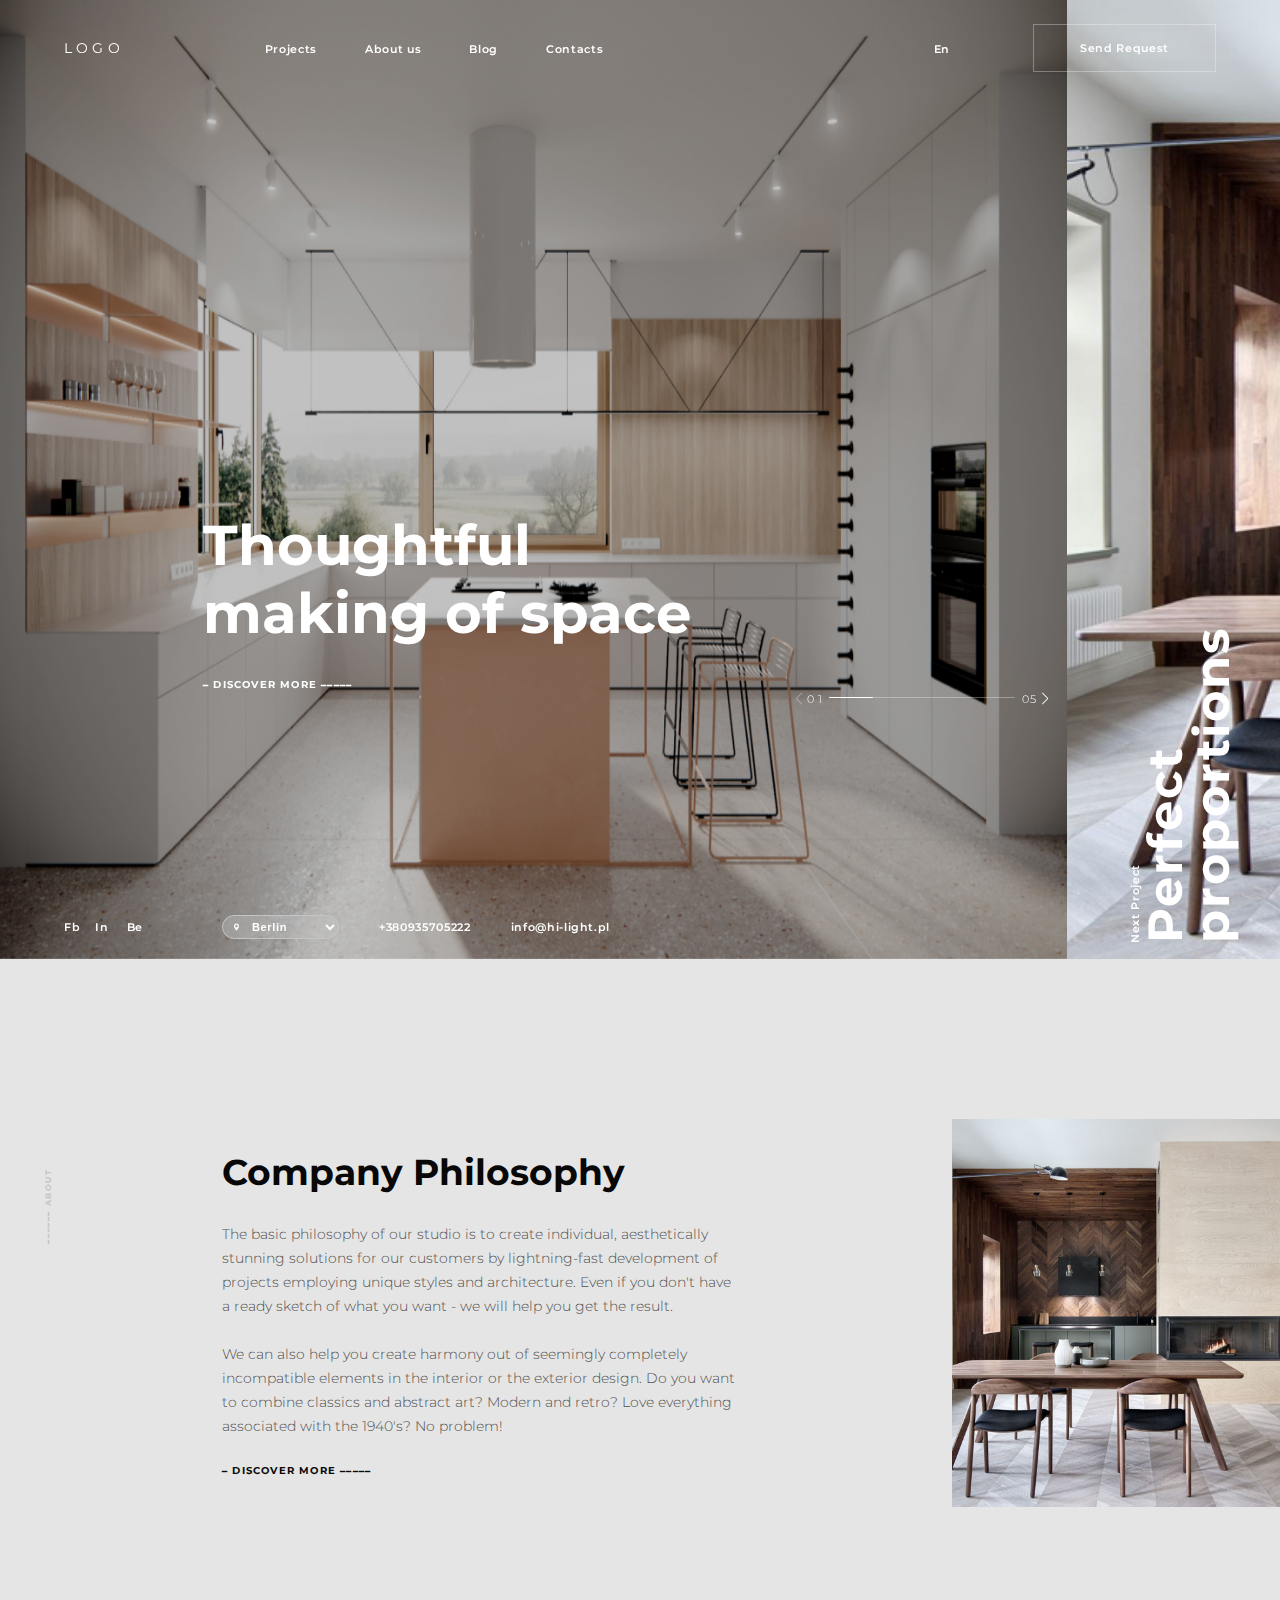
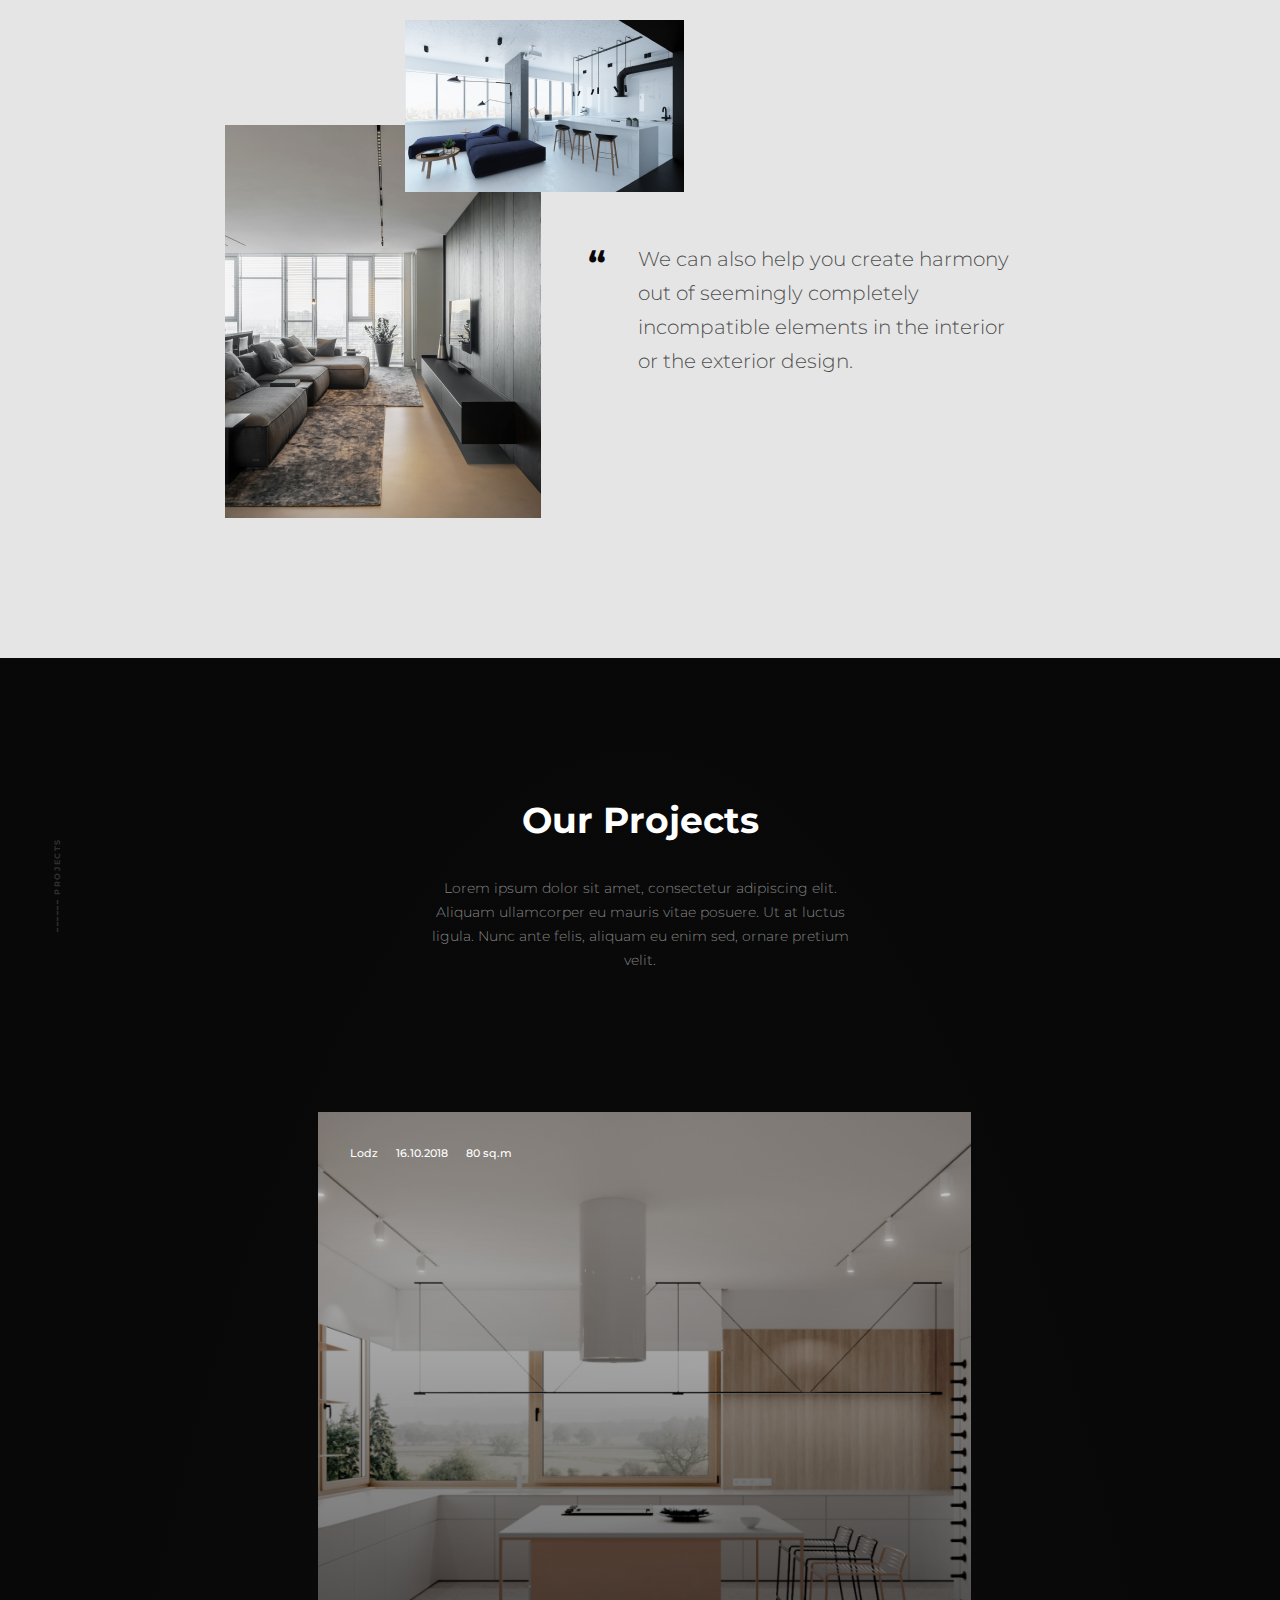
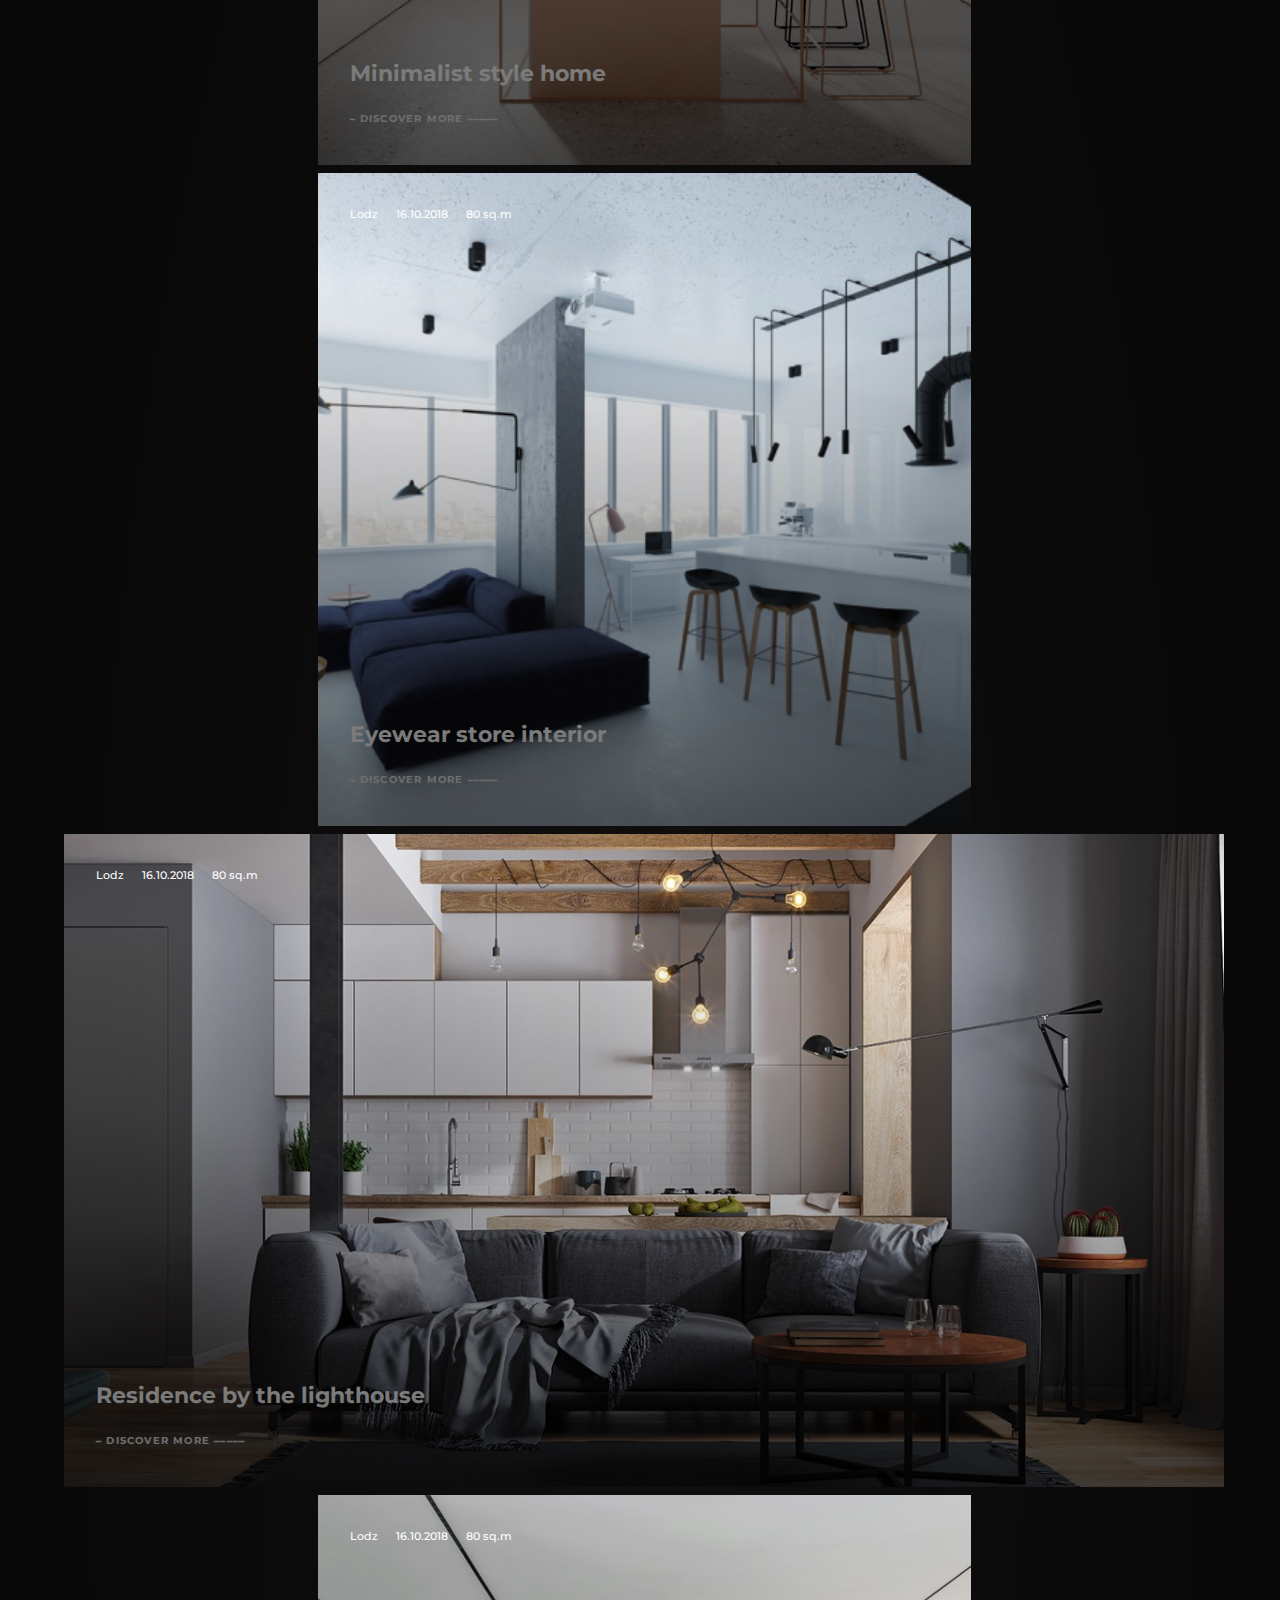
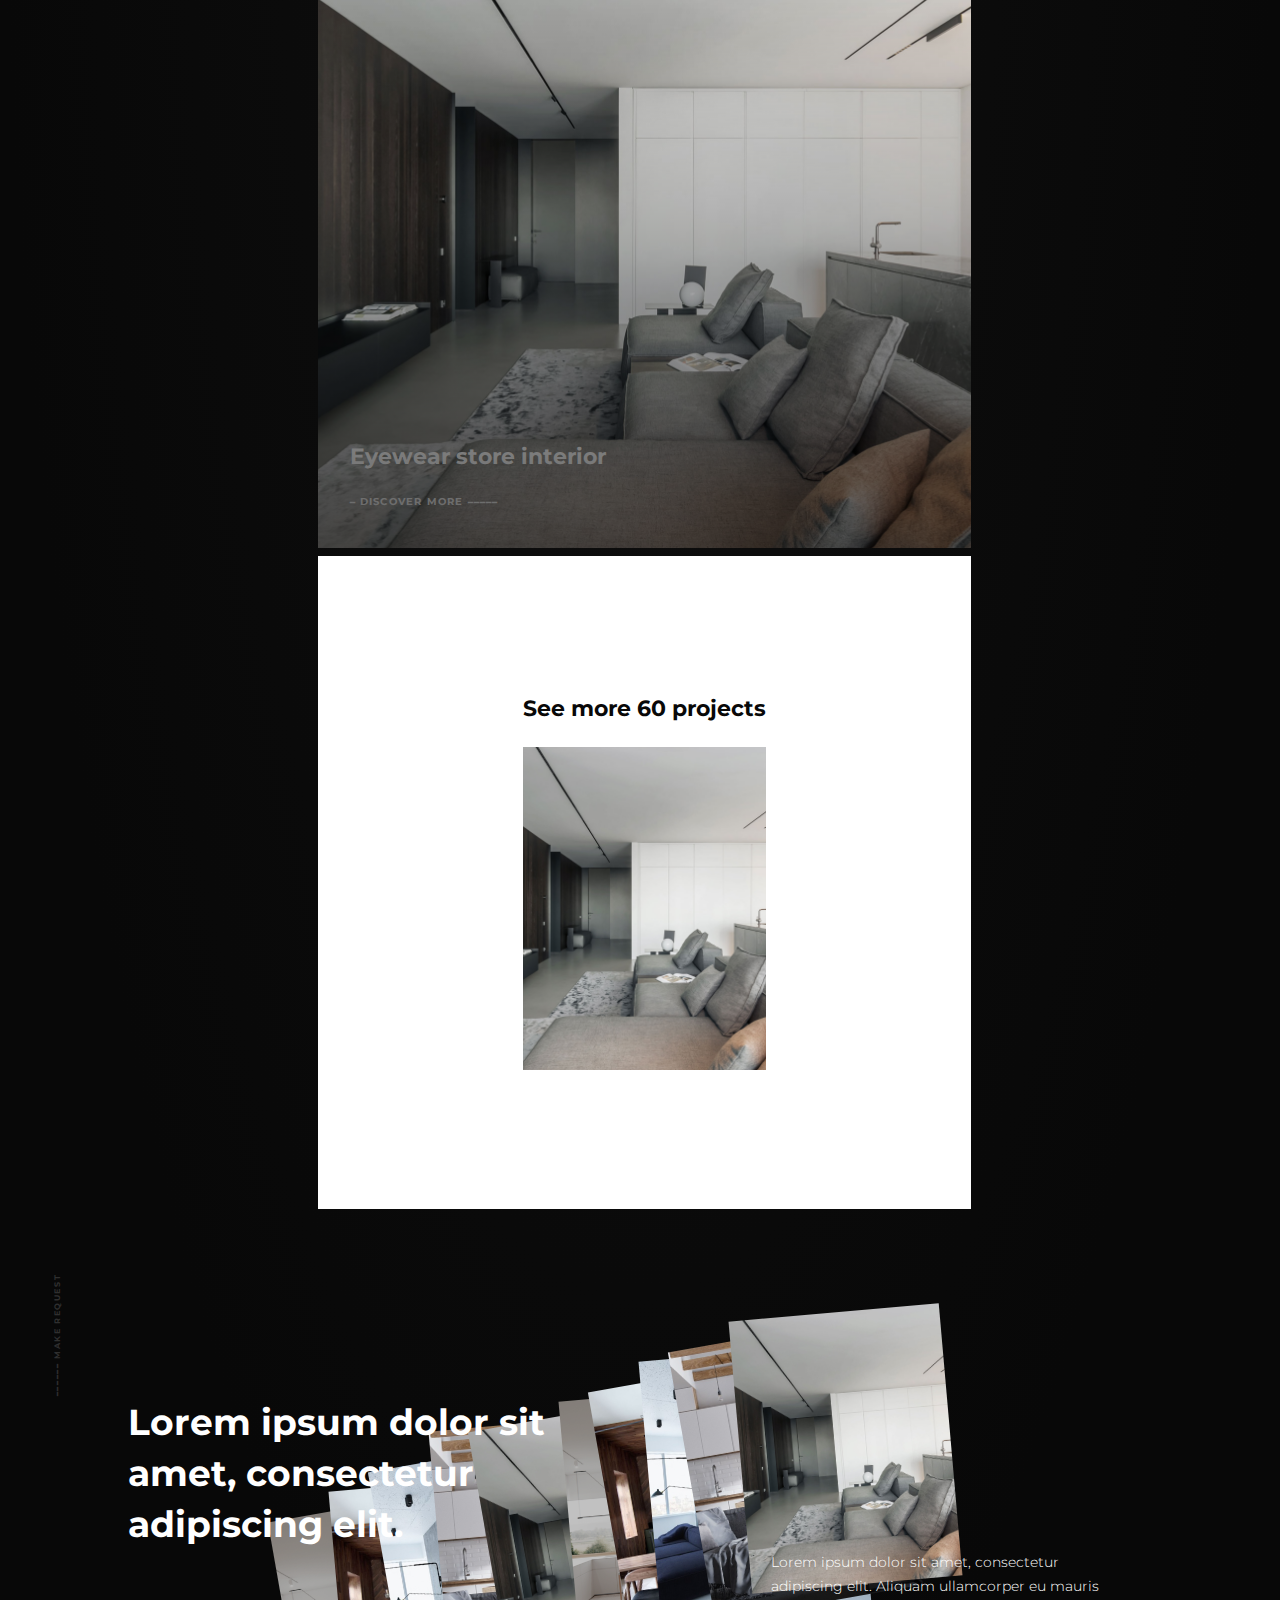
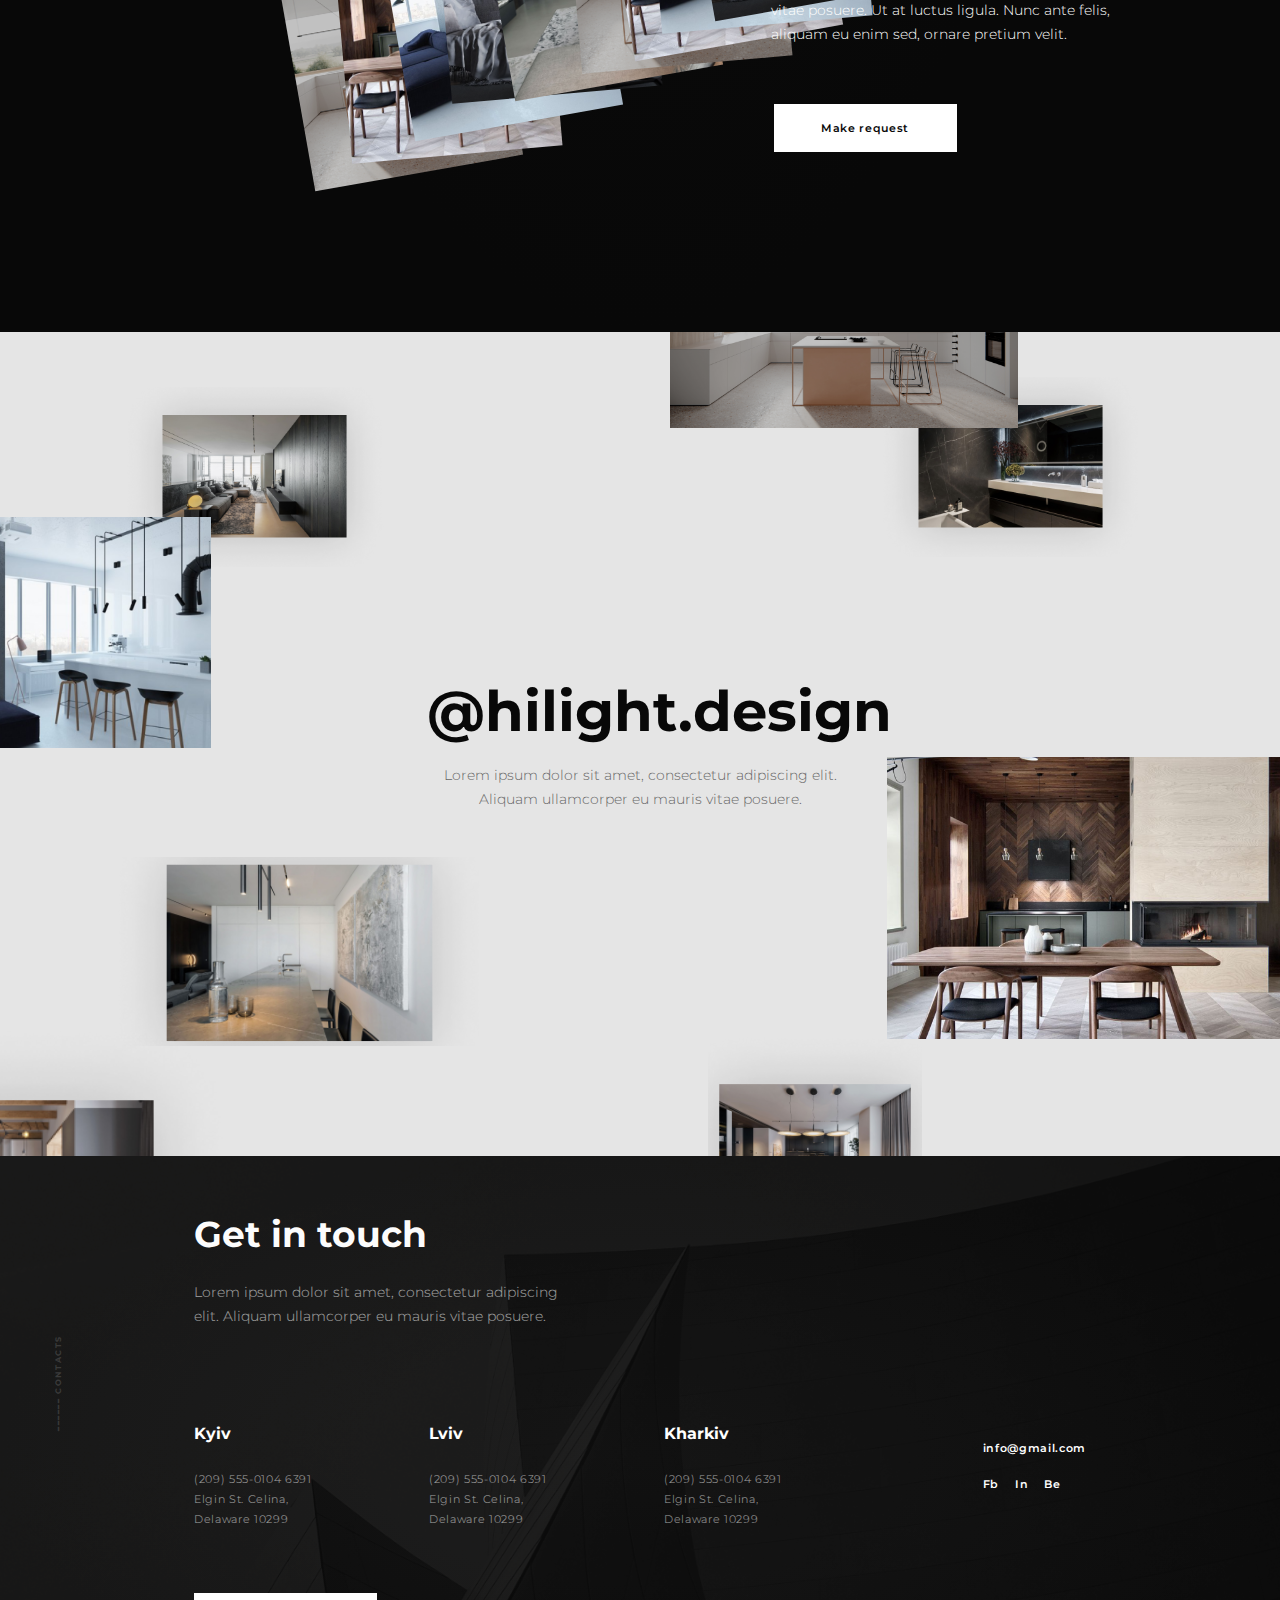
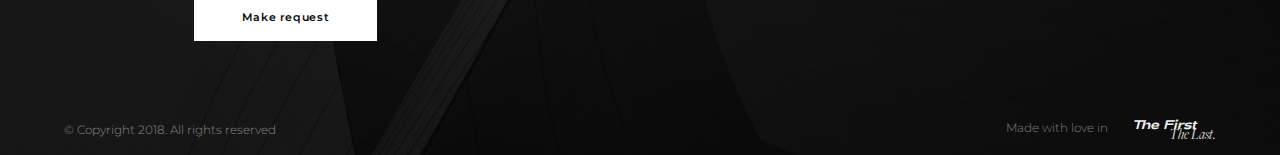
<file: index.html>
<!DOCTYPE html>
<html lang="en">
<head>
    <meta charset="UTF-8">
    <meta http-equiv="X-UA-Compatible" content="IE=edge">
    <meta name="viewport" content="width=device-width, initial-scale=1.0">
    <link rel="preconnect" href="https://fonts.googleapis.com">
    <link rel="preconnect" href="https://fonts.gstatic.com" crossorigin>
    <link href="https://fonts.googleapis.com/css2?family=Montserrat:wght@300;400;500;600;700&display=swap" rel="stylesheet">
    <link rel="stylesheet" href="https://cdn.jsdelivr.net/npm/swiper@8/swiper-bundle.min.css"/>
    <link rel="stylesheet" href="css/style.min.css">
    <title>Главная HighLight Студия интерьеров</title>
</head>

<body>
    <div class="preloader" id="preloader">
    <div class="preloader__loader">
        <span class="preloader__percents">HI
            <span id="space">&nbsp;</span>
            <span id="percents">0</span><span id="percent">%</span>
            <span class="hilight__hide" id="hilight">light</span>
        </span>
    </div>
</div>


    <div class="wrapper">
        <header id="header" class="header">
    <div class="container">
        <div class="header_logo">
            <a href="index.html">
                <p>logo</p>
            </a>
        </div>
        <div class="header_menu menu">
            <div class="menu_icon">
                <span></span>
                <p>Menu</p>
            </div>
            <nav class="menu_body">
                <ul class="menu_list">
                    <li><a href="index.html" class="menu_link">Home</a></li>
                    <li><a href="projects.html" class="menu_link">Projects</a></li>
                    <li><a href="about.html" class="menu_link">About us</a></li>
                    <li><a href="news.html" class="menu_link">Blog</a></li>
                    <li><a href="contacts.html" class="menu_link">Contacts</a></li>
                    <li><a class="btn_send_1" href="#popup">Send Request</a></li>

                </ul>
                <div class="menu_contacts">
                    <div class="contacts_social">
                        <a href="#">Fb</a>
                        <a href="#">In</a>
                        <a href="#">Be</a>
                    </div>
                    <div class="contacts_pin">
                        <img src="img/icons/maps-and-flags.svg" alt="">
                        <select name="city" id="">
                            <option selected value="Berlin">Berlin</option>
                            <option value="Kyiv">Kyiv</option>
                            <option value="Lviv">Lviv</option>
                            <option value="Kharkiv">Kharkiv</option>
                        </select>
                    </div>
                    <div class="contacts_tel_mail">
                        <a href="tel:+380935705222">+380935705222</a>
                        <a href="mailto:info@hi-light.pl">info@hi-light.pl</a>
                    </div>
                </div>
            </nav>
            <ul class="menu_btns">
                <li><a class="btn_lang" href="#">En</a></li>
                <li><a class="btn_send" href="#popup">Send Request</a></li>
            </ul>
        </div>
    </div>
</header>
        <main>
            <!-- Slider main container -->
            <div class="swiper">
                <!-- Additional required wrapper -->
                <div class="swiper-wrapper">
                    <!-- Slides -->
                    <div class="swiper-slide"><img src="img/swiper/slide_1.png" alt=""></div>
                    <div class="swiper-slide"><img src="img/swiper/slide_2.png" alt=""></div>
                    <div class="swiper-slide"><img src="img/swiper/slide_3.png" alt=""></div>
                    <div class="swiper-slide"><img src="img/swiper/slide_4.png" alt=""></div>
                    <div class="swiper-slide"><img src="img/swiper/slide_5.png" alt=""></div>
                </div>
                <!-- If we need pagination -->
                <!-- <div class="swiper-pagination"></div> -->
            </div>
            <div class="swiper_nav">
                <!-- If we need navigation buttons -->
                <div class="swiper-button-prev"><span class="current_slide"></span></div>
                <div class="swiper-button-next"><span class="total_slide">05</span></div>
                <!-- If we need scrollbar -->
                <div class="swiper-scrollbar"></div>
                <div class="swiper-pagination"></div>
            </div>

            <div class="slogan">
                <h3>
                    Thoughtful <br> making of space
                </h3>
                <p>&#9135; Discover more &#9135;&#9135;&#9135;&#9135;&#9135;<span></span></p>
            </div>
            <div class="menu_contacts_main">
                <div class="contacts_social_main">
                    <a href="#">Fb</a>
                    <a href="#">In</a>
                    <a href="#">Be</a>
                </div>
                <div class="contacts_pin_main">
                    <img src="img/icons/maps-and-flags.svg" alt="">
                    <!-- <p>Berlin</p>
                    <img src="img/icons/DDArrow.svg" alt=""> -->
                    <select name="city" id="">
                        <option selected value="Berlin">Berlin</option>
                        <option value="Kyiv">Kyiv</option>
                        <option value="Lviv">Lviv</option>
                        <option value="Kharkiv">Kharkiv</option>
                    </select>
                </div>
                <div class="contacts_tel_mail_main">
                    <a href="tel:+380935705222">+380935705222</a>
                    <a href="mailto:info@hi-light.pl">info@hi-light.pl</a>
                </div>
            </div>
            <div class="next_project">
                <p>Next Project</p>
                <h2>Perfect
                    proportions</h2>
            </div>

        </main>
        <section class="company">
            <div class="sidebar_text">&#9135;&#9135;&#9135;&#9135;&#9135;&#9135; about</div>
            <div class="company_row1">
                <div class="row1_text">
                    <h3>Company Philosophy</h3>
                    <p>The basic philosophy of our studio is to create individual, aesthetically stunning solutions for
                        our customers by lightning-fast development of projects employing unique styles and
                        architecture. Even if you don't have a ready sketch of what you want - we will help you get the
                        result.</p>
                    <p>We can also help you create harmony out of seemingly completely incompatible elements in the
                        interior or the exterior design. Do you want to combine classics and abstract art? Modern and
                        retro? Love everything associated with the 1940's? No problem!</p>
                    <a href="about.html">&#9135; Discover more &#9135;&#9135;&#9135;&#9135;&#9135;<span></span></a>
                </div>
                <div class="row1_img">
                    <img src="img/main_img_1.png" alt="">
                </div>
            </div>
            <div class="company_row2">
                <div class="row2_img">
                    <div class="row2_img_1">
                        <img src="img/main_img_2.png" alt="">
                        <div class="row2_img_2">
                            <img src="img/main_img_3.png" alt="">
                        </div>
                    </div>
                </div>
                <div class="row2_text">
                    <span>“</span>
                    <p>We can also help you create harmony out of seemingly completely incompatible elements in the
                        interior or the exterior design. </p>
                </div>
            </div>
        </section>
        <section class="our_projects">
            <div class="sidebar_text">&#9135;&#9135;&#9135;&#9135;&#9135;&#9135; projects</div>
            <div class="our_projects_title">
                <h3>Our Projects</h3>
                <p>Lorem ipsum dolor sit amet, consectetur adipiscing elit. Aliquam ullamcorper eu mauris vitae posuere.
                    Ut at luctus ligula. Nunc ante felis, aliquam eu enim sed, ornare pretium velit.</p>
            </div>
            <div class="our_projects_cards">
    <div class="projects_card">
        <img src="img/swiper/slide_1.png" alt="">
        <div class="projects_card_top">
            <p>Lodz</p>
            <p>16.10.2018</p>
            <p>80 sq.m</p>
        </div>
        <div class="projects_card_title">Minimalist style home</div>
        <a class="projects_card_link" href="one_project.html">&#9135; Discover more
            &#9135;&#9135;&#9135;&#9135;&#9135;<span></span></a>
    </div>
    <div class="projects_card">
        <img src="img/swiper/slide_3.png" alt="">
        <div class="projects_card_top">
            <p>Lodz</p>
            <p>16.10.2018</p>
            <p>80 sq.m</p>
        </div>
        <div class="projects_card_title">Eyewear store interior</div>
        <a class="projects_card_link" href="one_project.html">&#9135; Discover more
            &#9135;&#9135;&#9135;&#9135;&#9135;<span></span></a>
    </div>
    <div class="projects_card large">
        <img src="img/swiper/slide_4.png" alt="">
        <div class="projects_card_top">
            <p>Lodz</p>
            <p>16.10.2018</p>
            <p>80 sq.m</p>
        </div>
        <div class="projects_card_bottom">
            <div class="projects_card_title">Residence by the lighthouse</div>
            <a class="projects_card_link" href="one_project.html">&#9135; Discover more
                &#9135;&#9135;&#9135;&#9135;&#9135;<span></span></a>
        </div>
    </div>
    <div class="projects_card">
        <img src="img/swiper/slide_5.png" alt="">
        <div class="projects_card_top">
            <p>Lodz</p>
            <p>16.10.2018</p>
            <p>80 sq.m</p>
        </div>
        <div class="projects_card_title">Eyewear store interior</div>
        <a class="projects_card_link" href="one_project.html">&#9135; Discover more
            &#9135;&#9135;&#9135;&#9135;&#9135;<span></span></a>
    </div>
    <div class="projects_card small">
        <div>See more 60 projects</div>
        <img src="img/swiper/slide_5.png" alt="">
    </div>
</div>
<div class="make_request">
    <div class="sidebar_text1">&#9135;&#9135;&#9135;&#9135;&#9135;&#9135; Make request</div>
    <h3>Lorem ipsum dolor sit amet, consectetur adipiscing elit.</h3>
    <p>Lorem ipsum dolor sit amet, consectetur adipiscing elit. Aliquam ullamcorper eu mauris vitae posuere.
        Ut at luctus ligula. Nunc ante felis, aliquam eu enim sed, ornare pretium velit.</p>
    <a href="#popup" >Make request</a>
    <div class="img_make">
        <div class="img_make_1">
            <img src="img/swiper/slide_1.png" alt="">
        </div>
        <div class="img_make_2">
            <img src="img/swiper/slide_2.png" alt="">
        </div>
        <div class="img_make_3">
            <img src="img/swiper/slide_3.png" alt="">
        </div>
        <div class="img_make_4">
            <img src="img/swiper/slide_4.png" alt="">
        </div>
        <div class="img_make_5">
            <img src="img/swiper/slide_5.png" alt="">
        </div>
        <div class="img_make_6">
            <img src="img/swiper/slide_1.png" alt="">
        </div>
        <div class="img_make_7">
            <img src="img/swiper/slide_2.png" alt="">
        </div>
        <div class="img_make_8">
            <img src="img/swiper/slide_3.png" alt="">
        </div>
        <div class="img_make_9">
            <img src="img/swiper/slide_4.png" alt="">
        </div>
        <div class="img_make_10">
            <img src="img/swiper/slide_5.png" alt="">
        </div>

    </div>
</div>

        </section>
        <section class="social">
            <div class="social_text">
                <h3>@hilight.design</h3>
                <p>Lorem ipsum dolor sit amet, consectetur adipiscing elit. Aliquam ullamcorper eu mauris vitae posuere.
                </p>
                <div class="social_img">
                    <div class="social_img_2">
                        <img src="img/social_img_2.png" alt="">
                    </div>
                    <div class="social_img_1">
                        <img src="img/swiper/slide_1.png" alt="">
                    </div>
                    <div class="social_img_3">
                        <img src="img/swiper/slide_2.png" alt="">
                    </div>
                    <div class="social_img_4">
                        <img src="img/social_img_4.png" alt="">
                    </div>
                    <div class="social_img_5">
                        <img src="img/social_img_5.png" alt="">
                    </div>
                    <div class="social_img_6">
                        <img src="img/social_img_6.png" alt="">
                    </div>
                    <div class="social_img_8">
                        <img src="img/social_img_8.png" alt="">
                    </div>
                    <div class="social_img_7">
                        <img src="img/swiper/slide_3.png" alt="">
                    </div>
                </div>
            </div>
        </section>
        <section class="contacts">
            <img src="img/contacts_bg.png" alt="">
                <div class="contacts_container">
        <div class="sidebar_text">&#9135;&#9135;&#9135;&#9135;&#9135;&#9135; contacts</div>
        <div class="contacts_title">
            <h2>Get in touch</h2>
            <p>Lorem ipsum dolor sit amet, consectetur adipiscing elit. Aliquam ullamcorper eu mauris vitae
                posuere. </p>
        </div>
        <div class="contacts_row2">
            <div class="contacts_cityes">
                <div class="cityes_item">
                    <h3>Kyiv</h3>
                    <p>(209) 555-0104
                        6391 Elgin St. Celina,
                        Delaware 10299</p>
                </div>
                <div class="cityes_item">
                    <h3>Lviv</h3>
                    <p>(209) 555-0104
                        6391 Elgin St. Celina,
                        Delaware 10299</p>
                </div>
                <div class="cityes_item">
                    <h3>Kharkiv</h3>
                    <p>(209) 555-0104
                        6391 Elgin St. Celina,
                        Delaware 10299</p>
                </div>
            </div>
            <div class="contacts_mail">
                <a href="mailto:info@gmail.com">info@gmail.com</a>
                <div class="contacts_mail_social">
                    <a href="#">Fb</a>
                    <a href="#">In</a>
                    <a href="#">Be</a>
                </div>
            </div>
        </div>
        <a href="#popup" class="button">Make request</a>
    </div>

            <footer class="footer">
        <p>© Copyright 2018. All rights reserved</p>
        <div class="footer_right">
            <p>Made with love in</p>
            <div class="footer_right_slogan">
                <p>The First</p>
                <span>The Last.</span>
            </div>
        </div>
</footer>
        </section>
    </div>

    <div class="popup" id="popup">
    <a href="#header" class="popup__area"></a>
    <div class="popup__body">
        <a href="#header" class="popup__close">&#9932;</a>
        <div class="popup__content">
            <div class="popup__content__wrapper">
                <div class="popup__title">Make request</div>
                <div class="popup__text">
                    <input type="text" placeholder="Name">
                    <input type="text" placeholder="last name">
                    <input type="text" placeholder="Phone">
                    <input type="text" placeholder="Your city">
                    <input type="text" placeholder="Email">
                    <select name="Property type" id="">
                        <option selected disabled>Property type</option>
                        <option value="Property type 1">Property type 1</option>
                        <option value="Property type 2">Property type 2</option>
                        <option value="Property type 2">Property type 3</option>
                    </select>
                </div>
                <input class="popup_last_input" type="text" placeholder="Your comment">
            </div>
            <div class="popup__content__wrapper">
                <div class="popup__subtitle">Area (m2)</div>
                <div class="block_form_input">
                    <div class="radio_line"></div>
                    <div class="radio_line_grid"></div>
                    <div class="radiobuttons">
                        <div class="radiobuttons__item">
                            to 50
                            <input checked type="radio" name="nameradio" value="50">
                        </div>
                        <div class="radiobuttons__item">
                            50-150
                            <input type="radio" name="nameradio" value="150">
                        </div>
                        <div class="radiobuttons__item">
                            150-250
                            <input type="radio" name="nameradio" value="250">
                        </div>
                        <div class="radiobuttons__item">
                            250-400
                            <input type="radio" name="nameradio" value="400">
                        </div>
                        <div class="radiobuttons__item">
                            400-600
                            <input type="radio" name="nameradio" value="250">
                        </div>
                        <div class="radiobuttons__item">
                            600-800
                            <input type="radio" name="nameradio" value="250">
                        </div>
                        <div class="radiobuttons__item">
                            800-1000
                            <input type="radio" name="nameradio" value="250">
                        </div>
                        <div class="radiobuttons__item">
                            1000+
                            <input type="radio" name="nameradio" value="250">
                        </div>
                    </div>
                </div>
                <div class="attach">
                    <div class="attach_file">
                        <input class="file_input" type="file" accept="" id="fileInput">
                        <label for="fileInput">+</label>
                        <div id="filePreview" class="file__preview"></div>
                        <div class="file_input_text">
                            <h3>Attach your file</h3>
                            <h4>File size not more than 10 MB</h4>
                        </div>
                    </div>
                    <a class="button popup_btn" href="#popup_1">Send Request</a>
                </div>
                <p class="descript">It is a long established fact that a reader will be distracted by the readable
                    content of a page when
                    looking at its layout. The point of using Lorem Ipsum is that it has a more-or-less normal
                    distribution of letters, as opposed to using 'Content here, content here', making it look like
                    readable English.</p>


            </div>
        </div>
    </div>
</div>

<div class="popup" id="popup_1">
    <a href="#header" class="popup__area"></a>
    <div class="popup_1__body">
        <a href="#header" class="popup__close">&#9932;</a>
        <div class="popup_1__content">
            <div class="popup_1__content__wrapper">
                <div class="popup_1__subtitle">Thank you for your message!</div>
                <p class="descript_1">Lorem ipsum dolor sit amet, consectetur adipiscing elit. Aliquam ullamcorper eu
                    mauris vitae posuere. Ut at luctus ligula. Nunc ante felis, aliquam eu enim sed, ornare pretium
                    velit.</p>
                <a class="button popup_btn" href="#popup">Send again</a>
            </div>
        </div>
    </div>
</div>

    <script src="https://ajax.googleapis.com/ajax/libs/jquery/3.5.1/jquery.min.js"></script>
    <script src="https://cdn.jsdelivr.net/npm/swiper@8/swiper-bundle.min.js"></script>
    <script src="js/app.min.js"></script>
</body>

</html>
</file>
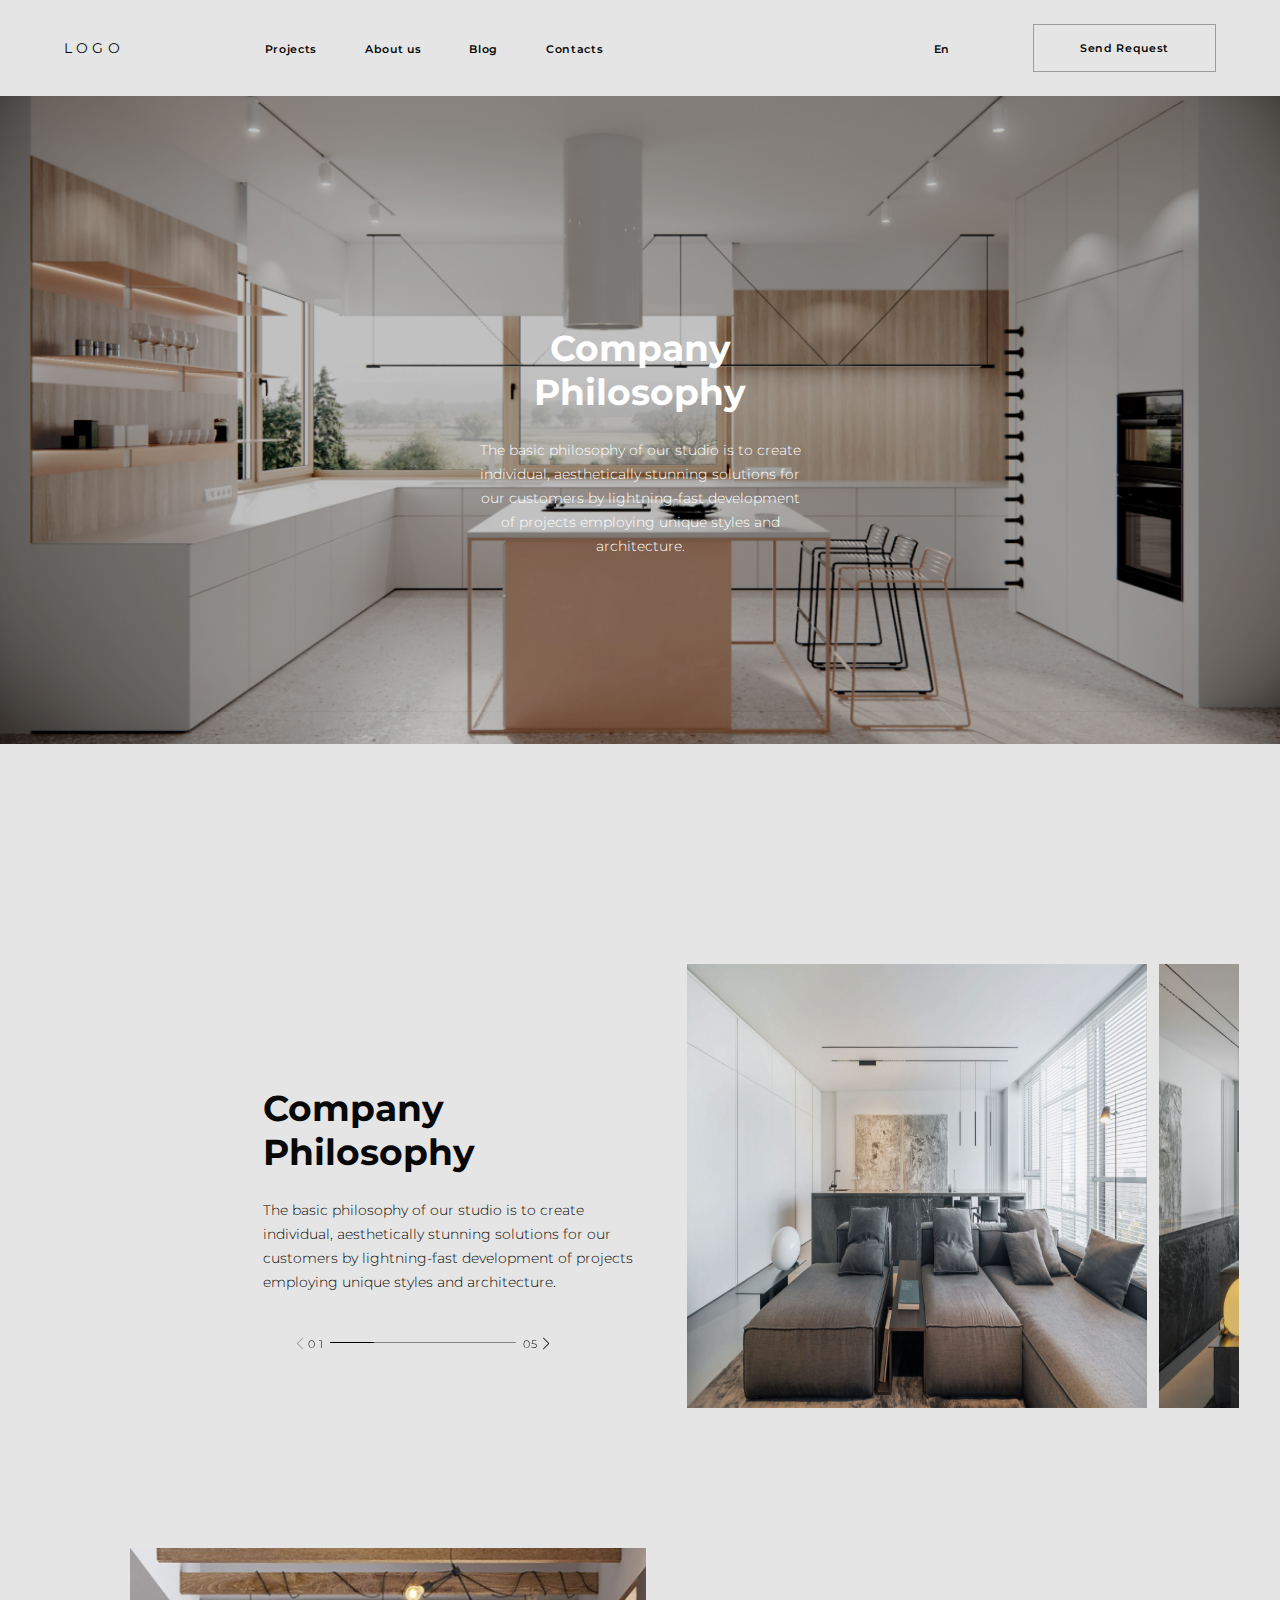
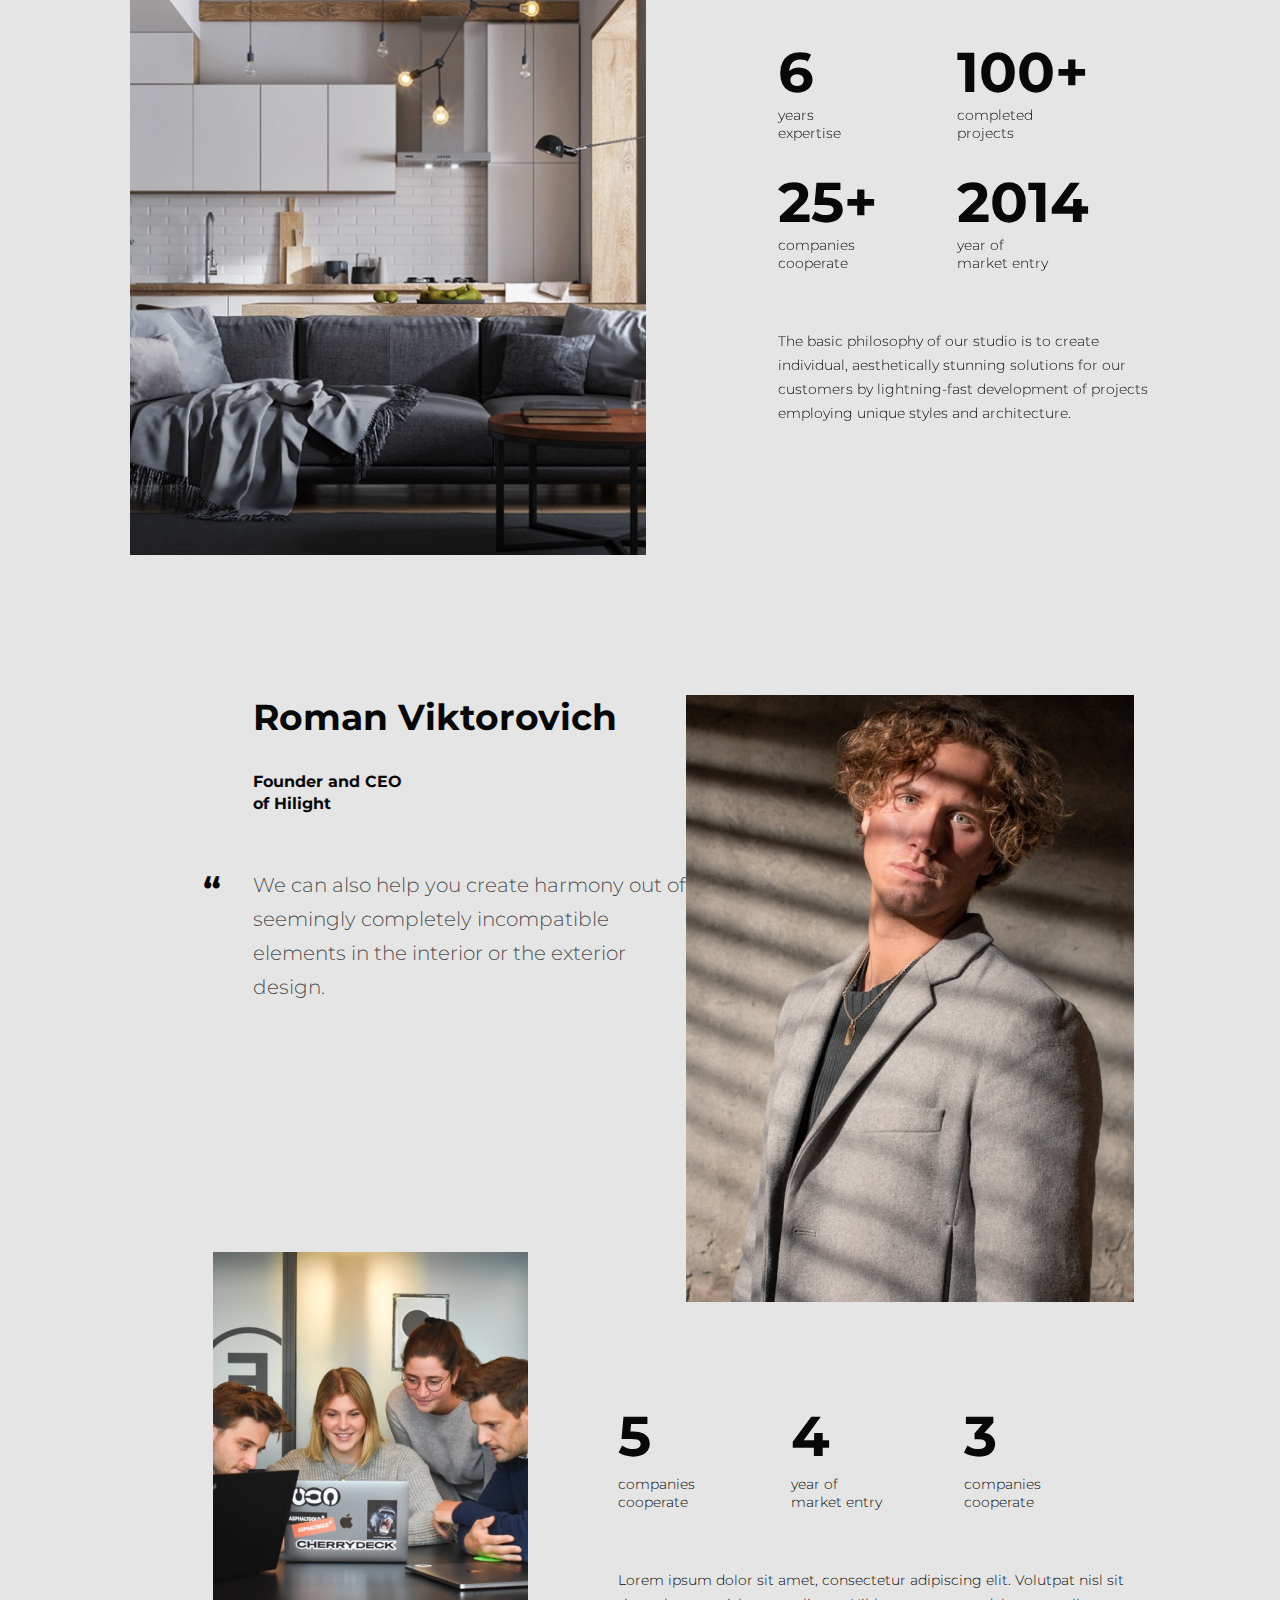
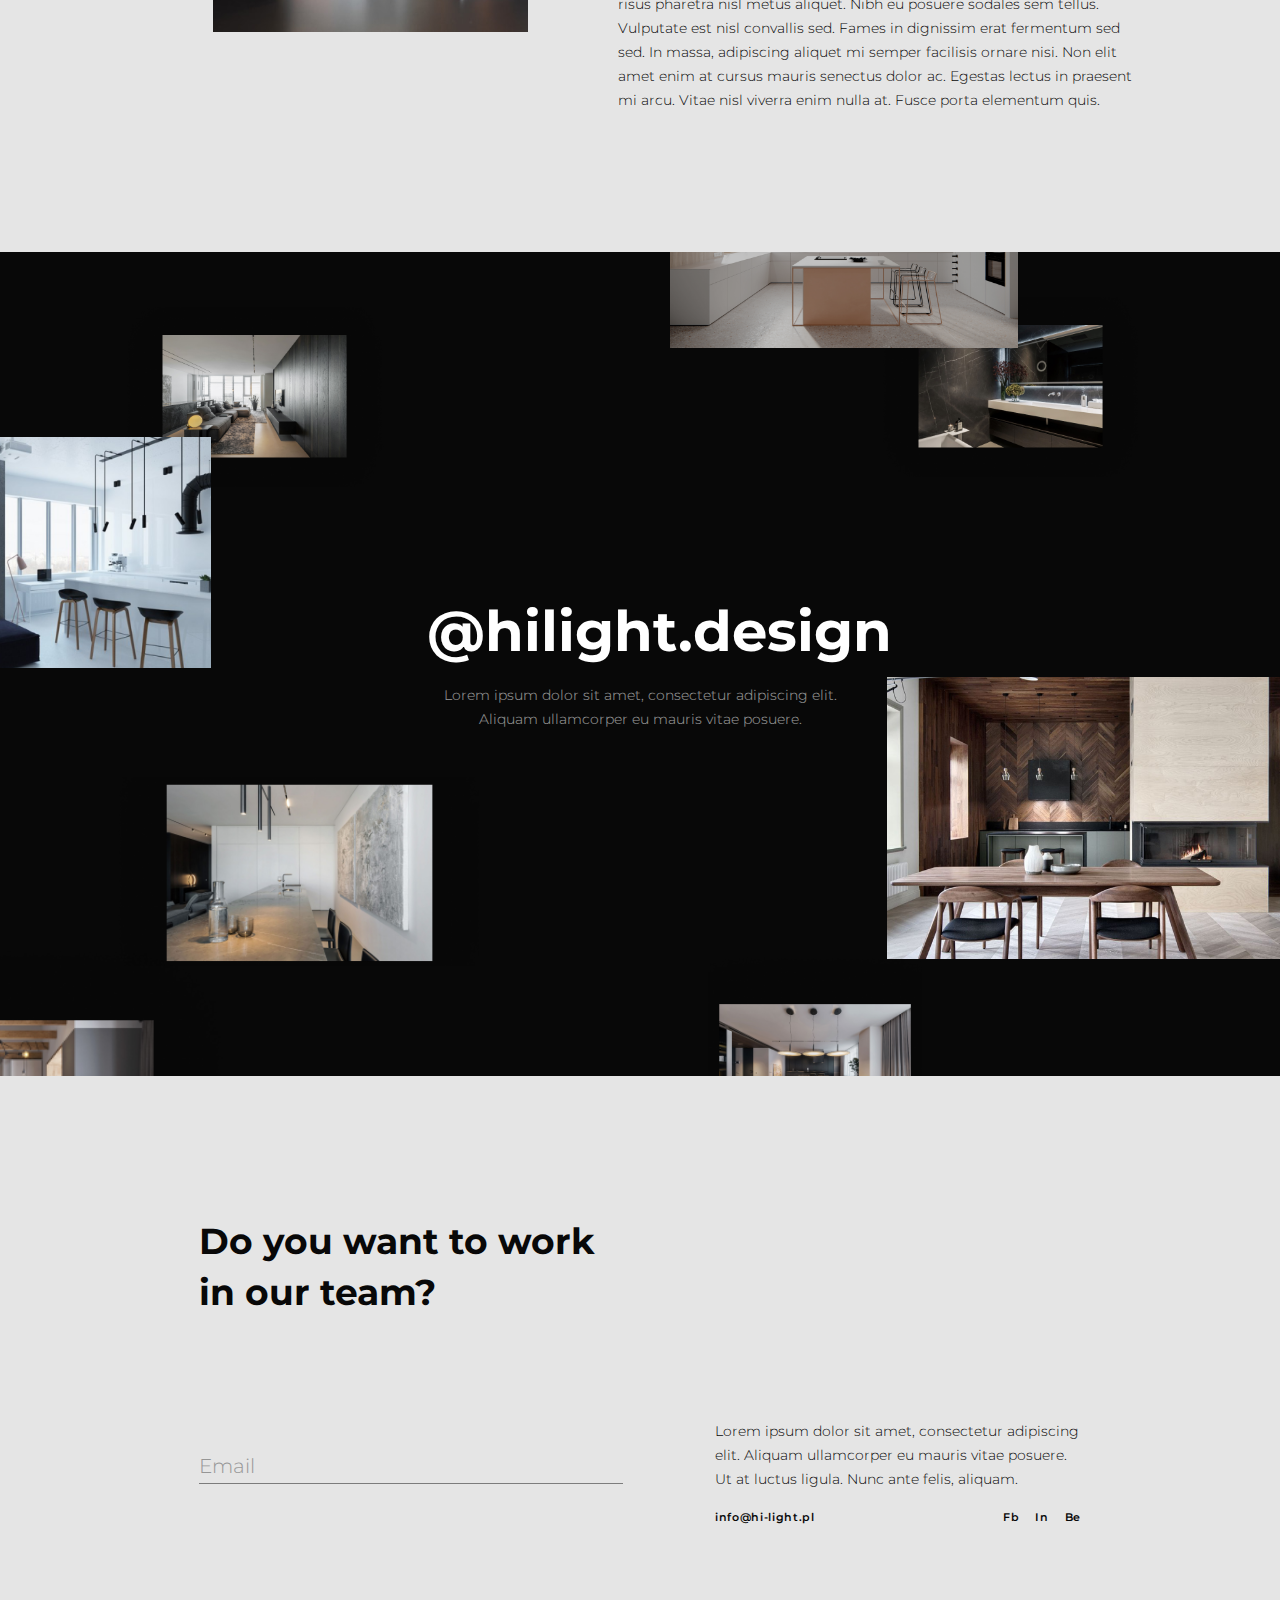
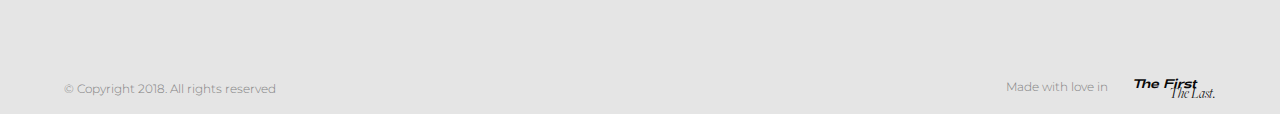
<file: about.html>
<!DOCTYPE html>
<html lang="en">
<head>
    <meta charset="UTF-8">
    <meta http-equiv="X-UA-Compatible" content="IE=edge">
    <meta name="viewport" content="width=device-width, initial-scale=1.0">
    <link rel="preconnect" href="https://fonts.googleapis.com">
    <link rel="preconnect" href="https://fonts.gstatic.com" crossorigin>
    <link href="https://fonts.googleapis.com/css2?family=Montserrat:wght@300;400;500;600;700&display=swap" rel="stylesheet">
    <link rel="stylesheet" href="https://cdn.jsdelivr.net/npm/swiper@8/swiper-bundle.min.css"/>
    <link rel="stylesheet" href="css/style.min.css">
    <title>Новость HighLight Студия интерьеров</title>
</head>

<body>
    <div class="preloader" id="preloader">
    <div class="preloader__loader">
        <span class="preloader__percents">HI
            <span id="space">&nbsp;</span>
            <span id="percents">0</span><span id="percent">%</span>
            <span class="hilight__hide" id="hilight">light</span>
        </span>
    </div>
</div>

    <div class="wrapper">
        <header id="header" class="header">
    <div class="container">
        <div class="header_logo logo_dark">
            <a href="index.html">
                <p>logo</p>
            </a>
        </div>
        <div class="header_menu menu">
            <div class="menu_icon icon_dark">
                <span></span>
                <p>Menu</p>
            </div>
            <nav class="menu_body">
                <ul class="menu_list list_dark">
                    <li><a href="index.html" class="menu_link link_dark">Home</a></li>
                    <li><a href="projects.html" class="menu_link link_dark">Projects</a></li>
                    <li><a href="about.html" class="menu_link link_dark">About us</a></li>
                    <li><a href="news.html" class="menu_link link_dark">Blog</a></li>
                    <li><a href="contacts.html" class="menu_link link_dark">Contacts</a></li>
                    <li><a class="btn_send_1" href="#popup">Send Request</a></li>

                </ul>
                <div class="menu_contacts">
                    <div class="contacts_social">
                        <a href="#">Fb</a>
                        <a href="#">In</a>
                        <a href="#">Be</a>
                    </div>
                    <div class="contacts_pin">
                        <img src="img/icons/maps-and-flags.svg" alt="">
                        <select name="city" id="">
                            <option selected value="Berlin">Berlin</option>
                            <option value="Kyiv">Kyiv</option>
                            <option value="Lviv">Lviv</option>
                            <option value="Kharkiv">Kharkiv</option>
                        </select>
                    </div>
                    <div class="contacts_tel_mail">
                        <a href="tel:+380935705222">+380935705222</a>
                        <a href="mailto:info@hi-light.pl">info@hi-light.pl</a>
                    </div>
                </div>
            </nav>
            <ul class="menu_btns">
                <li><a class="btn_lang lang_dark" href="#">En</a></li>
                <li><a class="btn_send send_dark" href="#popup">Send Request</a></li>
            </ul>
        </div>
    </div>
</header>
        <main class="about">
            <section class="about_company">
                <img src="img/swiper/slide_1.png" alt="">
                <div class="about_company_text">
                    <h3>Company Philosophy</h3>
                    <p>The basic philosophy of our studio is to create individual, aesthetically stunning solutions for
                        our customers by lightning-fast development of projects employing unique styles and
                        architecture. </p>
                </div>
            </section>
            <section class="about_swiper_section">
                <div class="about_swiper_section_text">
                    <h3>Company Philosophy</h3>
                    <p>The basic philosophy of our studio is to create individual, aesthetically stunning solutions for
                        our customers by lightning-fast development of projects employing unique styles and
                        architecture. </p>
                    <div class="swiper_nav about_swiper_nav">
                        <!-- If we need navigation buttons -->
                        <div class="swiper-button-prev swiper-button-prev_dark"><span class="current_slide"></span>
                        </div>
                        <div class="swiper-button-next swiper-button-next_dark"><span class="total_slide">05</span>
                        </div>
                        <!-- If we need scrollbar -->
                        <div class="swiper-scrollbar swiper-scrollbar_dark"></div>
                        <div class="swiper-pagination swiper-pagination_dark"></div>
                    </div>
                </div>
                <!-- Slider main container -->
                <div class="swiper about_swiper">
                    <!-- Additional required wrapper -->
                    <div class="swiper-wrapper about_swiper_wrapper">
                        <!-- Slides -->
                        <div class="swiper-slide about_swiper_slide"><img src="img/swiper/slide_8.png" alt=""></div>
                        <div class="swiper-slide about_swiper_slide"><img src="img/swiper/slide_9.png" alt=""></div>
                        <div class="swiper-slide about_swiper_slide"><img src="img/swiper/slide_10.png" alt=""></div>
                        <div class="swiper-slide about_swiper_slide"><img src="img/swiper/slide_11.png" alt=""></div>
                        <div class="swiper-slide about_swiper_slide"><img src="img/swiper/slide_5.png" alt=""></div>
                    </div>
                    <!-- If we need pagination -->
                    <!-- <div class="swiper-pagination"></div> -->
                </div>

            </section>
            <section class="about_stats">
                <div class="about_stats_left">
                    <img src="img/swiper/slide_4.png" alt="">
                </div>
                <div class="about_stats_right_side">
                    <img src="img/swiper/slide_2.png" alt="">
                </div>
                <div class="about_stats_right">
                    <div class="about_stats_right_columns">
                        <div class="right_columns_item">
                            <h2>6</h2>
                            <p>years expertise</p>
                        </div>
                        <div class="right_columns_item">
                            <h2>100+</h2>
                            <p>completed projects</p>
                        </div>
                    </div>
                    <div class="about_stats_right_columns">
                        <div class="right_columns_item">
                            <h2>25+</h2>
                            <p>companies cooperate</p>
                        </div>
                        <div class="right_columns_item">
                            <h2>2014</h2>
                            <p>year of market entry</p>
                        </div>
                    </div>
                    <div class="about_stats_right_desc">The basic philosophy of our studio is to create individual,
                        aesthetically stunning solutions for our customers by lightning-fast development of projects
                        employing unique styles and architecture.</div>
                </div>
            </section>
            <section class="about_personal">
                <div class="about_personal_top">
                    <div class="about_personal_top_text">
                        <h3>Roman Viktorovich</h3>
                        <p>Founder and CEO of Hilight</p>
                        <div class="about_personal_top_disc">
                            <span>“</span>
                            <p>We can also help you create harmony out of seemingly completely incompatible elements in
                                the
                                interior or the exterior design. </p>
                        </div>
                    </div>
                    <div class="about_personal_top_img">
                        <img class="" src="img/CEO.png" alt="">
                    </div>
                </div>
                <div class="about_personal_bottom">
                    <div class="about_personal_bottom_img">
                        <img class="" src="img/Emploes.png" alt="">
                    </div>
                    <div class="about_personal_bottom_text">
                        <div class="personal_bottom_text">
                            <div class="personal_bottom_text_stats">
                                <h3>5</h3>
                                <p>companies cooperate</p>
                            </div>
                            <div class="personal_bottom_text_stats">
                                <h3>4</h3>
                                <p>year of market entry</p>
                            </div>
                            <div class="personal_bottom_text_stats">
                                <h3>3</h3>
                                <p>companies cooperate</p>
                            </div>
                        </div>
                        <p>Lorem ipsum dolor sit amet, consectetur adipiscing elit. Volutpat nisl sit risus pharetra
                            nisl metus aliquet. Nibh eu posuere sodales sem tellus. Vulputate est nisl convallis sed.
                            Fames in dignissim erat fermentum sed sed. In massa, adipiscing aliquet mi semper facilisis
                            ornare nisi. Non elit amet enim at cursus mauris senectus dolor ac. Egestas lectus in
                            praesent mi arcu. Vitae nisl viverra enim nulla at. Fusce porta elementum quis.</p>
                    </div>
                </div>
            </section>
        </main>
        <div class="about_dark_bg">
            <section class="social">
    <div class="social_text dark">
        <h3>@hilight.design</h3>
        <p>Lorem ipsum dolor sit amet, consectetur adipiscing elit. Aliquam ullamcorper eu mauris vitae posuere.
        </p>
        <div class="social_img dark">
            <div class="social_img_2">
                <img src="img/social_img_2.png" alt="">
            </div>
            <div class="social_img_1">
                <img src="img/swiper/slide_1.png" alt="">
            </div>
            <div class="social_img_3">
                <img src="img/swiper/slide_2.png" alt="">
            </div>
            <div class="social_img_4">
                <img src="img/social_img_4.png" alt="">
            </div>
            <div class="social_img_5">
                <img src="img/social_img_5.png" alt="">
            </div>
            <div class="social_img_6">
                <img src="img/social_img_6.png" alt="">
            </div>
            <div class="social_img_8">
                <img src="img/social_img_8.png" alt="">
            </div>
            <div class="social_img_7">
                <img src="img/swiper/slide_3.png" alt="">
            </div>
        </div>
    </div>
</section>
</div>
        <section class="about_work">
            <div class="about_work_left">
                <h2>Do you want to work in our team?</h2>
                <input type="text" placeholder="Email">
            </div>
            <div class="about_work_right">
                <p>Lorem ipsum dolor sit amet, consectetur adipiscing elit. Aliquam ullamcorper eu mauris vitae posuere.
                    Ut at luctus ligula. Nunc ante felis, aliquam.</p>
                <div class="about_work_right_links">
                    <a href="#">info@hi-light.pl</a>
                    <div class="right_links_social">
                        <a href="#">Fb</a>
                        <a href="#">In</a>
                        <a href="#">Be</a>
                    </div>
                </div>
            </div>
        </section>
        <footer class="footer footer_light">
    <p>© Copyright 2018. All rights reserved</p>
    <div class="footer_right">
        <p>Made with love in</p>
        <div class="footer_right_slogan right_slogan_light">
            <p>The First</p>
            <span>The Last.</span>
        </div>
    </div>
</footer>
    </div>
    <div class="popup" id="popup">
    <a href="#header" class="popup__area"></a>
    <div class="popup__body">
        <a href="#header" class="popup__close">&#9932;</a>
        <div class="popup__content">
            <div class="popup__content__wrapper">
                <div class="popup__title">Make request</div>
                <div class="popup__text">
                    <input type="text" placeholder="Name">
                    <input type="text" placeholder="last name">
                    <input type="text" placeholder="Phone">
                    <input type="text" placeholder="Your city">
                    <input type="text" placeholder="Email">
                    <select name="Property type" id="">
                        <option selected disabled>Property type</option>
                        <option value="Property type 1">Property type 1</option>
                        <option value="Property type 2">Property type 2</option>
                        <option value="Property type 2">Property type 3</option>
                    </select>
                </div>
                <input class="popup_last_input" type="text" placeholder="Your comment">
            </div>
            <div class="popup__content__wrapper">
                <div class="popup__subtitle">Area (m2)</div>
                <div class="block_form_input">
                    <div class="radio_line"></div>
                    <div class="radio_line_grid"></div>
                    <div class="radiobuttons">
                        <div class="radiobuttons__item">
                            to 50
                            <input checked type="radio" name="nameradio" value="50">
                        </div>
                        <div class="radiobuttons__item">
                            50-150
                            <input type="radio" name="nameradio" value="150">
                        </div>
                        <div class="radiobuttons__item">
                            150-250
                            <input type="radio" name="nameradio" value="250">
                        </div>
                        <div class="radiobuttons__item">
                            250-400
                            <input type="radio" name="nameradio" value="400">
                        </div>
                        <div class="radiobuttons__item">
                            400-600
                            <input type="radio" name="nameradio" value="250">
                        </div>
                        <div class="radiobuttons__item">
                            600-800
                            <input type="radio" name="nameradio" value="250">
                        </div>
                        <div class="radiobuttons__item">
                            800-1000
                            <input type="radio" name="nameradio" value="250">
                        </div>
                        <div class="radiobuttons__item">
                            1000+
                            <input type="radio" name="nameradio" value="250">
                        </div>
                    </div>
                </div>
                <div class="attach">
                    <div class="attach_file">
                        <input class="file_input" type="file" accept="" id="fileInput">
                        <label for="fileInput">+</label>
                        <div id="filePreview" class="file__preview"></div>
                        <div class="file_input_text">
                            <h3>Attach your file</h3>
                            <h4>File size not more than 10 MB</h4>
                        </div>
                    </div>
                    <a class="button popup_btn" href="#popup_1">Send Request</a>
                </div>
                <p class="descript">It is a long established fact that a reader will be distracted by the readable
                    content of a page when
                    looking at its layout. The point of using Lorem Ipsum is that it has a more-or-less normal
                    distribution of letters, as opposed to using 'Content here, content here', making it look like
                    readable English.</p>


            </div>
        </div>
    </div>
</div>

<div class="popup" id="popup_1">
    <a href="#header" class="popup__area"></a>
    <div class="popup_1__body">
        <a href="#header" class="popup__close">&#9932;</a>
        <div class="popup_1__content">
            <div class="popup_1__content__wrapper">
                <div class="popup_1__subtitle">Thank you for your message!</div>
                <p class="descript_1">Lorem ipsum dolor sit amet, consectetur adipiscing elit. Aliquam ullamcorper eu
                    mauris vitae posuere. Ut at luctus ligula. Nunc ante felis, aliquam eu enim sed, ornare pretium
                    velit.</p>
                <a class="button popup_btn" href="#popup">Send again</a>
            </div>
        </div>
    </div>
</div>
    <script src="https://cdn.jsdelivr.net/npm/swiper@8/swiper-bundle.min.js"></script>
    <script src="https://ajax.googleapis.com/ajax/libs/jquery/3.5.1/jquery.min.js"></script>
    <script src="js/app.min.js"></script>

</body>

</html>
</file>
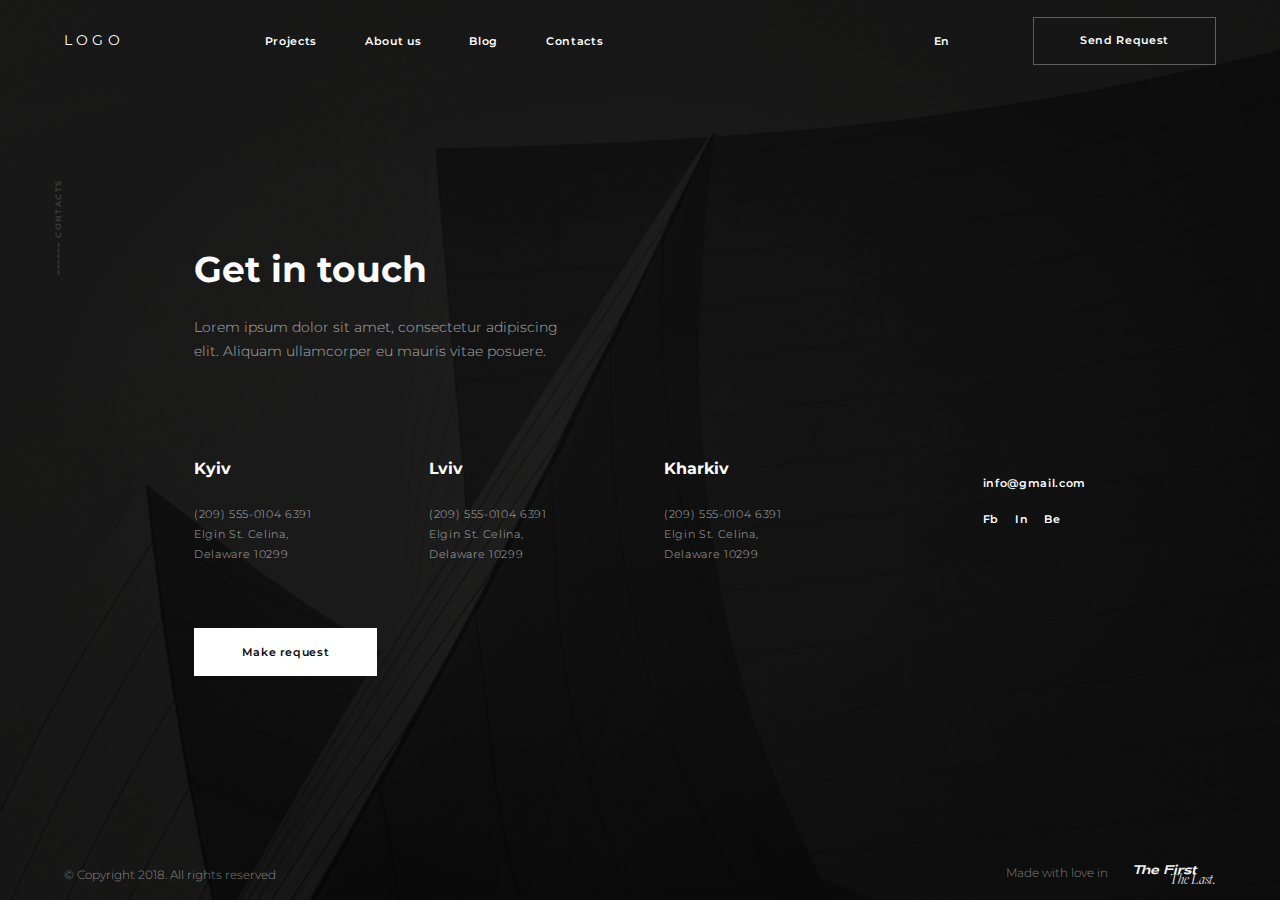
<file: contacts.html>
<!DOCTYPE html>
<html lang="en">
<head>
    <meta charset="UTF-8">
    <meta http-equiv="X-UA-Compatible" content="IE=edge">
    <meta name="viewport" content="width=device-width, initial-scale=1.0">
    <link rel="preconnect" href="https://fonts.googleapis.com">
    <link rel="preconnect" href="https://fonts.gstatic.com" crossorigin>
    <link href="https://fonts.googleapis.com/css2?family=Montserrat:wght@300;400;500;600;700&display=swap" rel="stylesheet">
    <link rel="stylesheet" href="https://cdn.jsdelivr.net/npm/swiper@8/swiper-bundle.min.css"/>
    <link rel="stylesheet" href="css/style.min.css">
    <title>Контакты HighLight Студия интерьеров</title>
</head>

<body>
    <div class="preloader" id="preloader">
    <div class="preloader__loader">
        <span class="preloader__percents">HI
            <span id="space">&nbsp;</span>
            <span id="percents">0</span><span id="percent">%</span>
            <span class="hilight__hide" id="hilight">light</span>
        </span>
    </div>
</div>

    <div class="contacts_wrapper">
        <section class="contacts">
            <img src="img/contacts_bg.png" alt="">
            <header id="header" class="header">
    <div class="container">
        <div class="header_logo">
            <a href="index.html">
                <p>logo</p>
            </a>
        </div>
        <div class="header_menu menu">
            <div class="menu_icon">
                <span></span>
                <p>Menu</p>
            </div>
            <nav class="menu_body">
                <ul class="menu_list">
                    <li><a href="index.html" class="menu_link">Home</a></li>
                    <li><a href="projects.html" class="menu_link">Projects</a></li>
                    <li><a href="about.html" class="menu_link">About us</a></li>
                    <li><a href="news.html" class="menu_link">Blog</a></li>
                    <li><a href="contacts.html" class="menu_link">Contacts</a></li>
                    <li><a class="btn_send_1" href="#popup">Send Request</a></li>

                </ul>
                <div class="menu_contacts">
                    <div class="contacts_social">
                        <a href="#">Fb</a>
                        <a href="#">In</a>
                        <a href="#">Be</a>
                    </div>
                    <div class="contacts_pin">
                        <img src="img/icons/maps-and-flags.svg" alt="">
                        <select name="city" id="">
                            <option selected value="Berlin">Berlin</option>
                            <option value="Kyiv">Kyiv</option>
                            <option value="Lviv">Lviv</option>
                            <option value="Kharkiv">Kharkiv</option>
                        </select>
                    </div>
                    <div class="contacts_tel_mail">
                        <a href="tel:+380935705222">+380935705222</a>
                        <a href="mailto:info@hi-light.pl">info@hi-light.pl</a>
                    </div>
                </div>
            </nav>
            <ul class="menu_btns">
                <li><a class="btn_lang" href="#">En</a></li>
                <li><a class="btn_send" href="#popup">Send Request</a></li>
            </ul>
        </div>
    </div>
</header>
            <!-- <div class="contacts_page_container"> -->
                <div class="contacts_container">
        <div class="sidebar_text">&#9135;&#9135;&#9135;&#9135;&#9135;&#9135; contacts</div>
        <div class="contacts_title">
            <h2>Get in touch</h2>
            <p>Lorem ipsum dolor sit amet, consectetur adipiscing elit. Aliquam ullamcorper eu mauris vitae
                posuere. </p>
        </div>
        <div class="contacts_row2">
            <div class="contacts_cityes">
                <div class="cityes_item">
                    <h3>Kyiv</h3>
                    <p>(209) 555-0104
                        6391 Elgin St. Celina,
                        Delaware 10299</p>
                </div>
                <div class="cityes_item">
                    <h3>Lviv</h3>
                    <p>(209) 555-0104
                        6391 Elgin St. Celina,
                        Delaware 10299</p>
                </div>
                <div class="cityes_item">
                    <h3>Kharkiv</h3>
                    <p>(209) 555-0104
                        6391 Elgin St. Celina,
                        Delaware 10299</p>
                </div>
            </div>
            <div class="contacts_mail">
                <a href="mailto:info@gmail.com">info@gmail.com</a>
                <div class="contacts_mail_social">
                    <a href="#">Fb</a>
                    <a href="#">In</a>
                    <a href="#">Be</a>
                </div>
            </div>
        </div>
        <a href="#popup" class="button">Make request</a>
    </div>

            <footer class="footer">
        <p>© Copyright 2018. All rights reserved</p>
        <div class="footer_right">
            <p>Made with love in</p>
            <div class="footer_right_slogan">
                <p>The First</p>
                <span>The Last.</span>
            </div>
        </div>
</footer>
            <!-- </div> -->
        </section>
    </div>
    <div class="popup" id="popup">
    <a href="#header" class="popup__area"></a>
    <div class="popup__body">
        <a href="#header" class="popup__close">&#9932;</a>
        <div class="popup__content">
            <div class="popup__content__wrapper">
                <div class="popup__title">Make request</div>
                <div class="popup__text">
                    <input type="text" placeholder="Name">
                    <input type="text" placeholder="last name">
                    <input type="text" placeholder="Phone">
                    <input type="text" placeholder="Your city">
                    <input type="text" placeholder="Email">
                    <select name="Property type" id="">
                        <option selected disabled>Property type</option>
                        <option value="Property type 1">Property type 1</option>
                        <option value="Property type 2">Property type 2</option>
                        <option value="Property type 2">Property type 3</option>
                    </select>
                </div>
                <input class="popup_last_input" type="text" placeholder="Your comment">
            </div>
            <div class="popup__content__wrapper">
                <div class="popup__subtitle">Area (m2)</div>
                <div class="block_form_input">
                    <div class="radio_line"></div>
                    <div class="radio_line_grid"></div>
                    <div class="radiobuttons">
                        <div class="radiobuttons__item">
                            to 50
                            <input checked type="radio" name="nameradio" value="50">
                        </div>
                        <div class="radiobuttons__item">
                            50-150
                            <input type="radio" name="nameradio" value="150">
                        </div>
                        <div class="radiobuttons__item">
                            150-250
                            <input type="radio" name="nameradio" value="250">
                        </div>
                        <div class="radiobuttons__item">
                            250-400
                            <input type="radio" name="nameradio" value="400">
                        </div>
                        <div class="radiobuttons__item">
                            400-600
                            <input type="radio" name="nameradio" value="250">
                        </div>
                        <div class="radiobuttons__item">
                            600-800
                            <input type="radio" name="nameradio" value="250">
                        </div>
                        <div class="radiobuttons__item">
                            800-1000
                            <input type="radio" name="nameradio" value="250">
                        </div>
                        <div class="radiobuttons__item">
                            1000+
                            <input type="radio" name="nameradio" value="250">
                        </div>
                    </div>
                </div>
                <div class="attach">
                    <div class="attach_file">
                        <input class="file_input" type="file" accept="" id="fileInput">
                        <label for="fileInput">+</label>
                        <div id="filePreview" class="file__preview"></div>
                        <div class="file_input_text">
                            <h3>Attach your file</h3>
                            <h4>File size not more than 10 MB</h4>
                        </div>
                    </div>
                    <a class="button popup_btn" href="#popup_1">Send Request</a>
                </div>
                <p class="descript">It is a long established fact that a reader will be distracted by the readable
                    content of a page when
                    looking at its layout. The point of using Lorem Ipsum is that it has a more-or-less normal
                    distribution of letters, as opposed to using 'Content here, content here', making it look like
                    readable English.</p>


            </div>
        </div>
    </div>
</div>

<div class="popup" id="popup_1">
    <a href="#header" class="popup__area"></a>
    <div class="popup_1__body">
        <a href="#header" class="popup__close">&#9932;</a>
        <div class="popup_1__content">
            <div class="popup_1__content__wrapper">
                <div class="popup_1__subtitle">Thank you for your message!</div>
                <p class="descript_1">Lorem ipsum dolor sit amet, consectetur adipiscing elit. Aliquam ullamcorper eu
                    mauris vitae posuere. Ut at luctus ligula. Nunc ante felis, aliquam eu enim sed, ornare pretium
                    velit.</p>
                <a class="button popup_btn" href="#popup">Send again</a>
            </div>
        </div>
    </div>
</div>
    <script src="https://cdn.jsdelivr.net/npm/swiper@8/swiper-bundle.min.js"></script>
    <script src="https://ajax.googleapis.com/ajax/libs/jquery/3.5.1/jquery.min.js"></script>
    <script src="js/app.min.js"></script>

</body>

</html>
</file>
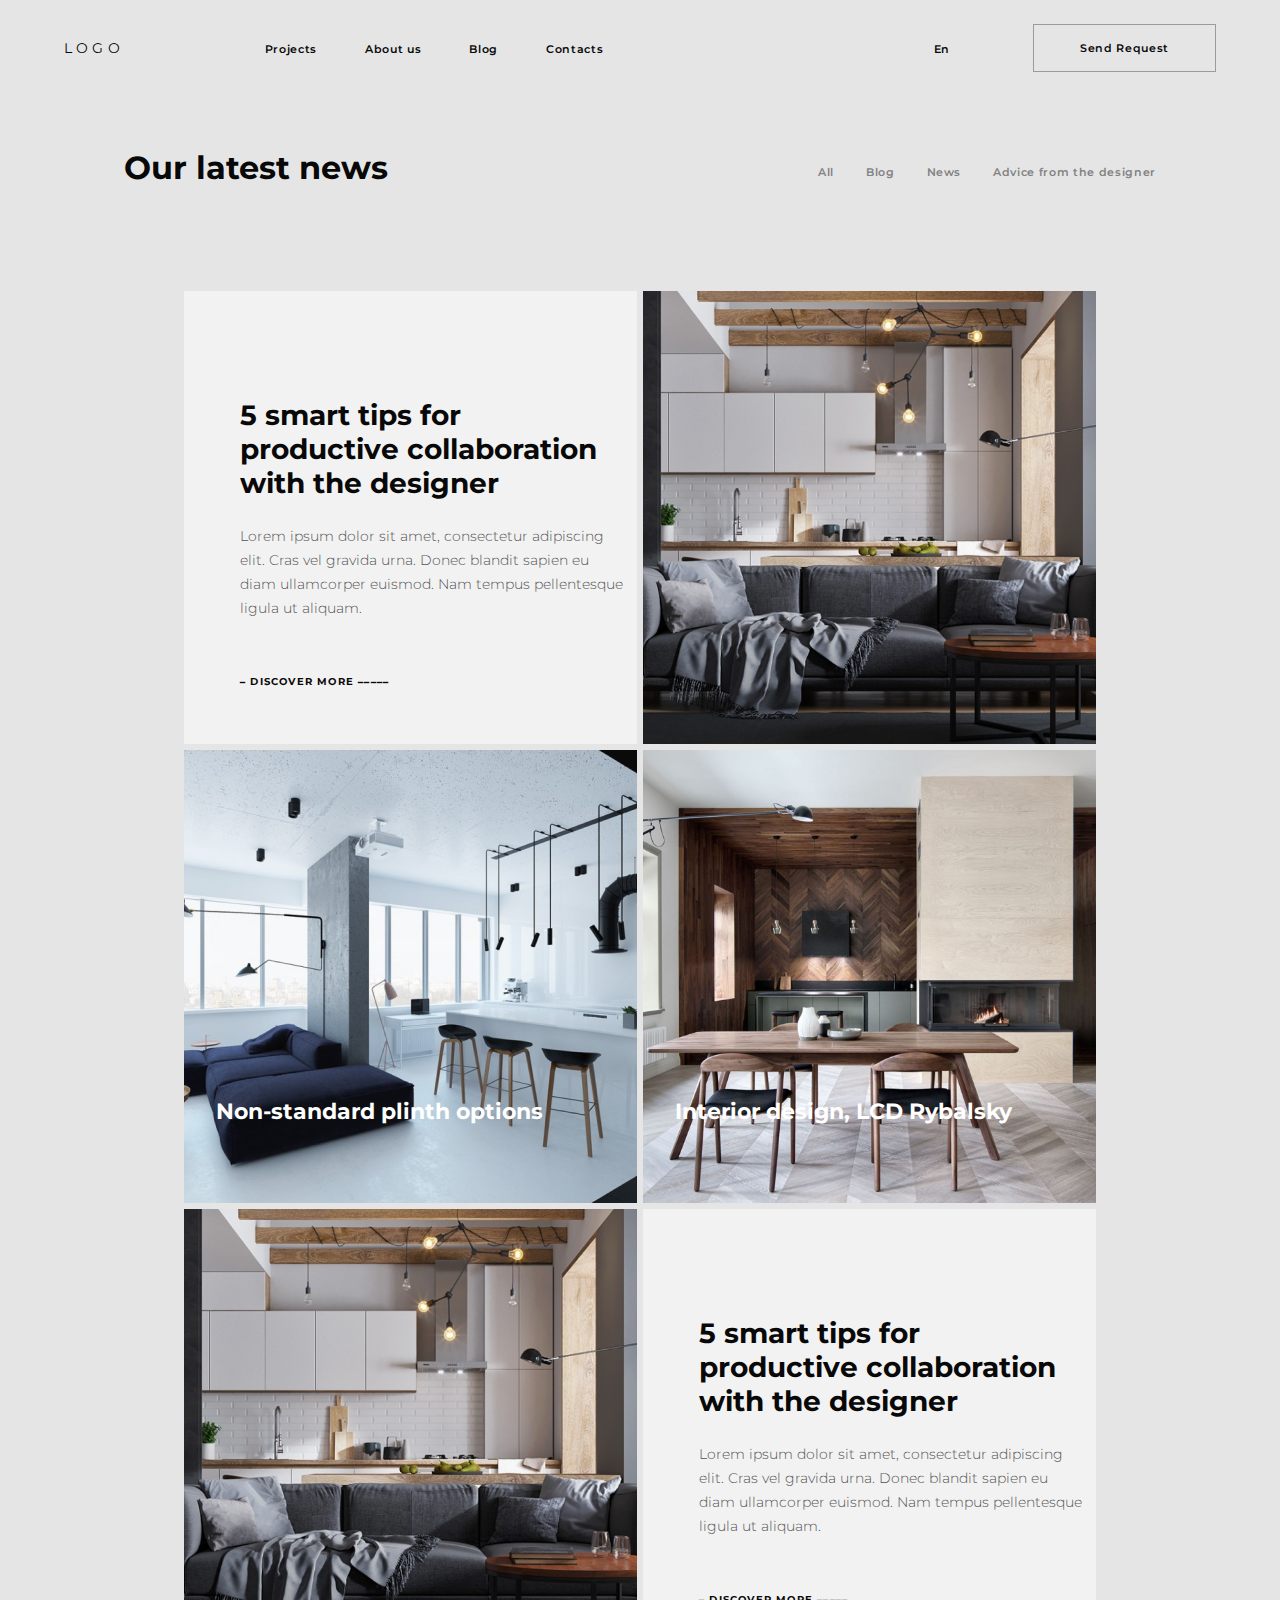
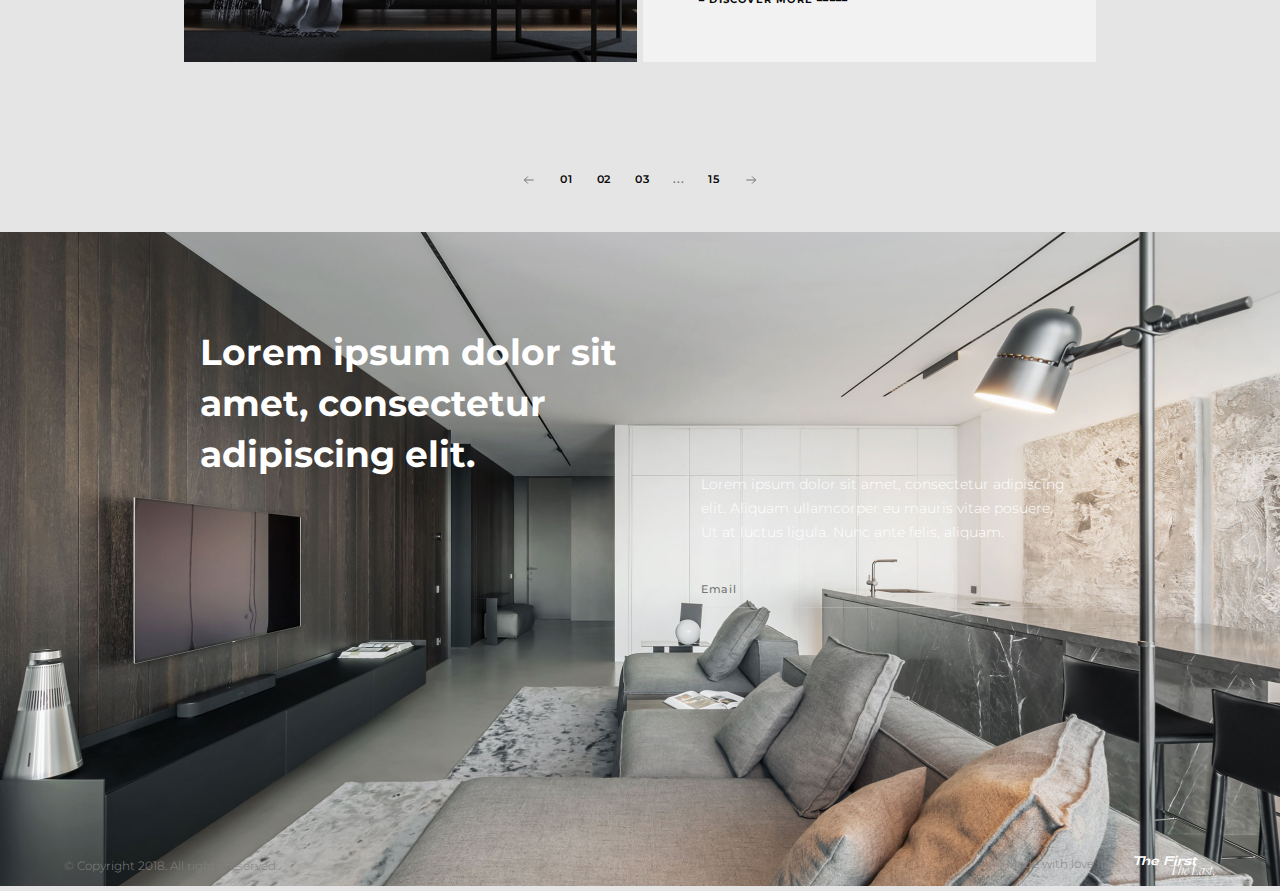
<file: news.html>
<!DOCTYPE html>
<html lang="en">
<head>
    <meta charset="UTF-8">
    <meta http-equiv="X-UA-Compatible" content="IE=edge">
    <meta name="viewport" content="width=device-width, initial-scale=1.0">
    <link rel="preconnect" href="https://fonts.googleapis.com">
    <link rel="preconnect" href="https://fonts.gstatic.com" crossorigin>
    <link href="https://fonts.googleapis.com/css2?family=Montserrat:wght@300;400;500;600;700&display=swap" rel="stylesheet">
    <link rel="stylesheet" href="https://cdn.jsdelivr.net/npm/swiper@8/swiper-bundle.min.css"/>
    <link rel="stylesheet" href="css/style.min.css">
    <title>Новости HighLight Студия интерьеров</title>
</head>

<body>
    <div class="preloader" id="preloader">
    <div class="preloader__loader">
        <span class="preloader__percents">HI
            <span id="space">&nbsp;</span>
            <span id="percents">0</span><span id="percent">%</span>
            <span class="hilight__hide" id="hilight">light</span>
        </span>
    </div>
</div>

    <div class="wrapper">
        <header id="header" class="header">
    <div class="container">
        <div class="header_logo logo_dark">
            <a href="index.html">
                <p>logo</p>
            </a>
        </div>
        <div class="header_menu menu">
            <div class="menu_icon icon_dark">
                <span></span>
                <p>Menu</p>
            </div>
            <nav class="menu_body">
                <ul class="menu_list list_dark">
                    <li><a href="index.html" class="menu_link link_dark">Home</a></li>
                    <li><a href="projects.html" class="menu_link link_dark">Projects</a></li>
                    <li><a href="about.html" class="menu_link link_dark">About us</a></li>
                    <li><a href="news.html" class="menu_link link_dark">Blog</a></li>
                    <li><a href="contacts.html" class="menu_link link_dark">Contacts</a></li>
                    <li><a class="btn_send_1" href="#popup">Send Request</a></li>

                </ul>
                <div class="menu_contacts">
                    <div class="contacts_social">
                        <a href="#">Fb</a>
                        <a href="#">In</a>
                        <a href="#">Be</a>
                    </div>
                    <div class="contacts_pin">
                        <img src="img/icons/maps-and-flags.svg" alt="">
                        <select name="city" id="">
                            <option selected value="Berlin">Berlin</option>
                            <option value="Kyiv">Kyiv</option>
                            <option value="Lviv">Lviv</option>
                            <option value="Kharkiv">Kharkiv</option>
                        </select>
                    </div>
                    <div class="contacts_tel_mail">
                        <a href="tel:+380935705222">+380935705222</a>
                        <a href="mailto:info@hi-light.pl">info@hi-light.pl</a>
                    </div>
                </div>
            </nav>
            <ul class="menu_btns">
                <li><a class="btn_lang lang_dark" href="#">En</a></li>
                <li><a class="btn_send send_dark" href="#popup">Send Request</a></li>
            </ul>
        </div>
    </div>
</header>
        <main class="main_news">
            <div class="news_title">
                <h3>Our <span>latest</span> news</h3>
                <ul class="sort_togle">
                    <li class="togle" data-filter="all">All</li>
                    <li class="togle" data-filter="blog">Blog</li>
                    <li class="togle" data-filter="news">News</li>
                    <li class="togle" data-filter="advice">Advice from the designer</li>
                </ul>
                <select class="sort_togle_select">
                    <option value="all">All</option>
                    <option value=".blog">Blog</option>
                    <option value=".news">News</option>
                    <option value=".advice">Advice from the designer</option>
                </select>
            </div>
            <div class="our_projects news_cards_wrapper">
                <div class="our_projects_cards news_cards">
                    <div class="news_cards_reverse">
                        <div class="card_short">
                            <!-- <a href="one_news.html"> -->
                            <div class="newsCard blog">
                                <div class="card_text">
                                    <h3>5 smart tips for productive collaboration with the designer</h3>
                                    <p>Lorem ipsum dolor sit amet, consectetur adipiscing elit. Cras vel gravida
                                        urna.
                                        Donec
                                        blandit
                                        sapien eu diam ullamcorper euismod. Nam tempus pellentesque ligula ut
                                        aliquam.
                                    </p>
                                    <a href="one_news.html">&#9135; Discover more
                                        &#9135;&#9135;&#9135;&#9135;&#9135;<span></span></a>
                                </div>
                            </div>
                            <!-- </a> -->
                        </div>
                        <a href="one_news.html">
                        <div class="newsCard blog">
                            <img src="img/swiper/slide_4.png" alt="">
                        </div> 
                        </a>
                    </div>
                    <div class="news_cards">
                        <a href="one_news.html">
                        <div class="newsCard news">
                            <img src="img/swiper/slide_3.png" alt="">
                            <div class="projects_card_title">Non-standard plinth options</div>
                        </div>
                        </a>
                        <a href="one_news.html">
                        <div class="newsCard news">
                            <img src="img/swiper/slide_2.png" alt="">
                            <div class="projects_card_title">Interior design, LCD Rybalsky</div>
                        </div>
                        </a>
                    </div>
                    <div class="news_cards">
                        <div class="newsCard advice">
                            <img src="img/swiper/slide_4.png" alt="">
                        </div>
                        <div class="card_short">
                            <div class="newsCard advice">
                                <div class="card_text">
                                    <h3>5 smart tips for productive collaboration with the designer</h3>
                                    <p>Lorem ipsum dolor sit amet, consectetur adipiscing elit. Cras vel gravida urna.
                                        Donec
                                        blandit
                                        sapien eu diam ullamcorper euismod. Nam tempus pellentesque ligula ut aliquam.
                                    </p>
                                    <a href="one_news.html">&#9135; Discover more
                                        &#9135;&#9135;&#9135;&#9135;&#9135;<span></span></a>
                                </div>
                            </div>
                        </div>
                    </div>
                </div>
            </div>
            <div class="news_pages">
                <img src="img/icons/arrow-left.svg" alt="">
                <p>01</p>
                <p>02</p>
                <p>03</p>
                <span>...</span>
                <p>15</p>
                <img src="img/icons/arrow-right.svg" alt="">
            </div>
            <div class="bottom_img">
                <div class="bottom_img_text">
                    <img src="img/swiper/slide_5.png" alt="">
                    <h3>Lorem ipsum dolor sit amet, consectetur adipiscing elit.</h3>
                    <p>Lorem ipsum dolor sit amet, consectetur adipiscing elit. Aliquam ullamcorper eu mauris vitae
                        posuere. Ut
                        at
                        luctus ligula. Nunc ante felis, aliquam.
                        <input type="text" placeholder="Email">
                    </p>
                </div>
            </div>
            <footer class="footer">
        <p>© Copyright 2018. All rights reserved</p>
        <div class="footer_right">
            <p>Made with love in</p>
            <div class="footer_right_slogan">
                <p>The First</p>
                <span>The Last.</span>
            </div>
        </div>
</footer>
        </main>
    </div>
    <div class="popup" id="popup">
    <a href="#header" class="popup__area"></a>
    <div class="popup__body">
        <a href="#header" class="popup__close">&#9932;</a>
        <div class="popup__content">
            <div class="popup__content__wrapper">
                <div class="popup__title">Make request</div>
                <div class="popup__text">
                    <input type="text" placeholder="Name">
                    <input type="text" placeholder="last name">
                    <input type="text" placeholder="Phone">
                    <input type="text" placeholder="Your city">
                    <input type="text" placeholder="Email">
                    <select name="Property type" id="">
                        <option selected disabled>Property type</option>
                        <option value="Property type 1">Property type 1</option>
                        <option value="Property type 2">Property type 2</option>
                        <option value="Property type 2">Property type 3</option>
                    </select>
                </div>
                <input class="popup_last_input" type="text" placeholder="Your comment">
            </div>
            <div class="popup__content__wrapper">
                <div class="popup__subtitle">Area (m2)</div>
                <div class="block_form_input">
                    <div class="radio_line"></div>
                    <div class="radio_line_grid"></div>
                    <div class="radiobuttons">
                        <div class="radiobuttons__item">
                            to 50
                            <input checked type="radio" name="nameradio" value="50">
                        </div>
                        <div class="radiobuttons__item">
                            50-150
                            <input type="radio" name="nameradio" value="150">
                        </div>
                        <div class="radiobuttons__item">
                            150-250
                            <input type="radio" name="nameradio" value="250">
                        </div>
                        <div class="radiobuttons__item">
                            250-400
                            <input type="radio" name="nameradio" value="400">
                        </div>
                        <div class="radiobuttons__item">
                            400-600
                            <input type="radio" name="nameradio" value="250">
                        </div>
                        <div class="radiobuttons__item">
                            600-800
                            <input type="radio" name="nameradio" value="250">
                        </div>
                        <div class="radiobuttons__item">
                            800-1000
                            <input type="radio" name="nameradio" value="250">
                        </div>
                        <div class="radiobuttons__item">
                            1000+
                            <input type="radio" name="nameradio" value="250">
                        </div>
                    </div>
                </div>
                <div class="attach">
                    <div class="attach_file">
                        <input class="file_input" type="file" accept="" id="fileInput">
                        <label for="fileInput">+</label>
                        <div id="filePreview" class="file__preview"></div>
                        <div class="file_input_text">
                            <h3>Attach your file</h3>
                            <h4>File size not more than 10 MB</h4>
                        </div>
                    </div>
                    <a class="button popup_btn" href="#popup_1">Send Request</a>
                </div>
                <p class="descript">It is a long established fact that a reader will be distracted by the readable
                    content of a page when
                    looking at its layout. The point of using Lorem Ipsum is that it has a more-or-less normal
                    distribution of letters, as opposed to using 'Content here, content here', making it look like
                    readable English.</p>


            </div>
        </div>
    </div>
</div>

<div class="popup" id="popup_1">
    <a href="#header" class="popup__area"></a>
    <div class="popup_1__body">
        <a href="#header" class="popup__close">&#9932;</a>
        <div class="popup_1__content">
            <div class="popup_1__content__wrapper">
                <div class="popup_1__subtitle">Thank you for your message!</div>
                <p class="descript_1">Lorem ipsum dolor sit amet, consectetur adipiscing elit. Aliquam ullamcorper eu
                    mauris vitae posuere. Ut at luctus ligula. Nunc ante felis, aliquam eu enim sed, ornare pretium
                    velit.</p>
                <a class="button popup_btn" href="#popup">Send again</a>
            </div>
        </div>
    </div>
</div>
    <script src="https://cdn.jsdelivr.net/npm/swiper@8/swiper-bundle.min.js"></script>
    <script src="https://ajax.googleapis.com/ajax/libs/jquery/3.5.1/jquery.min.js"></script>
    <script src="js/app.min.js"></script>

</body>

</html>
</file>
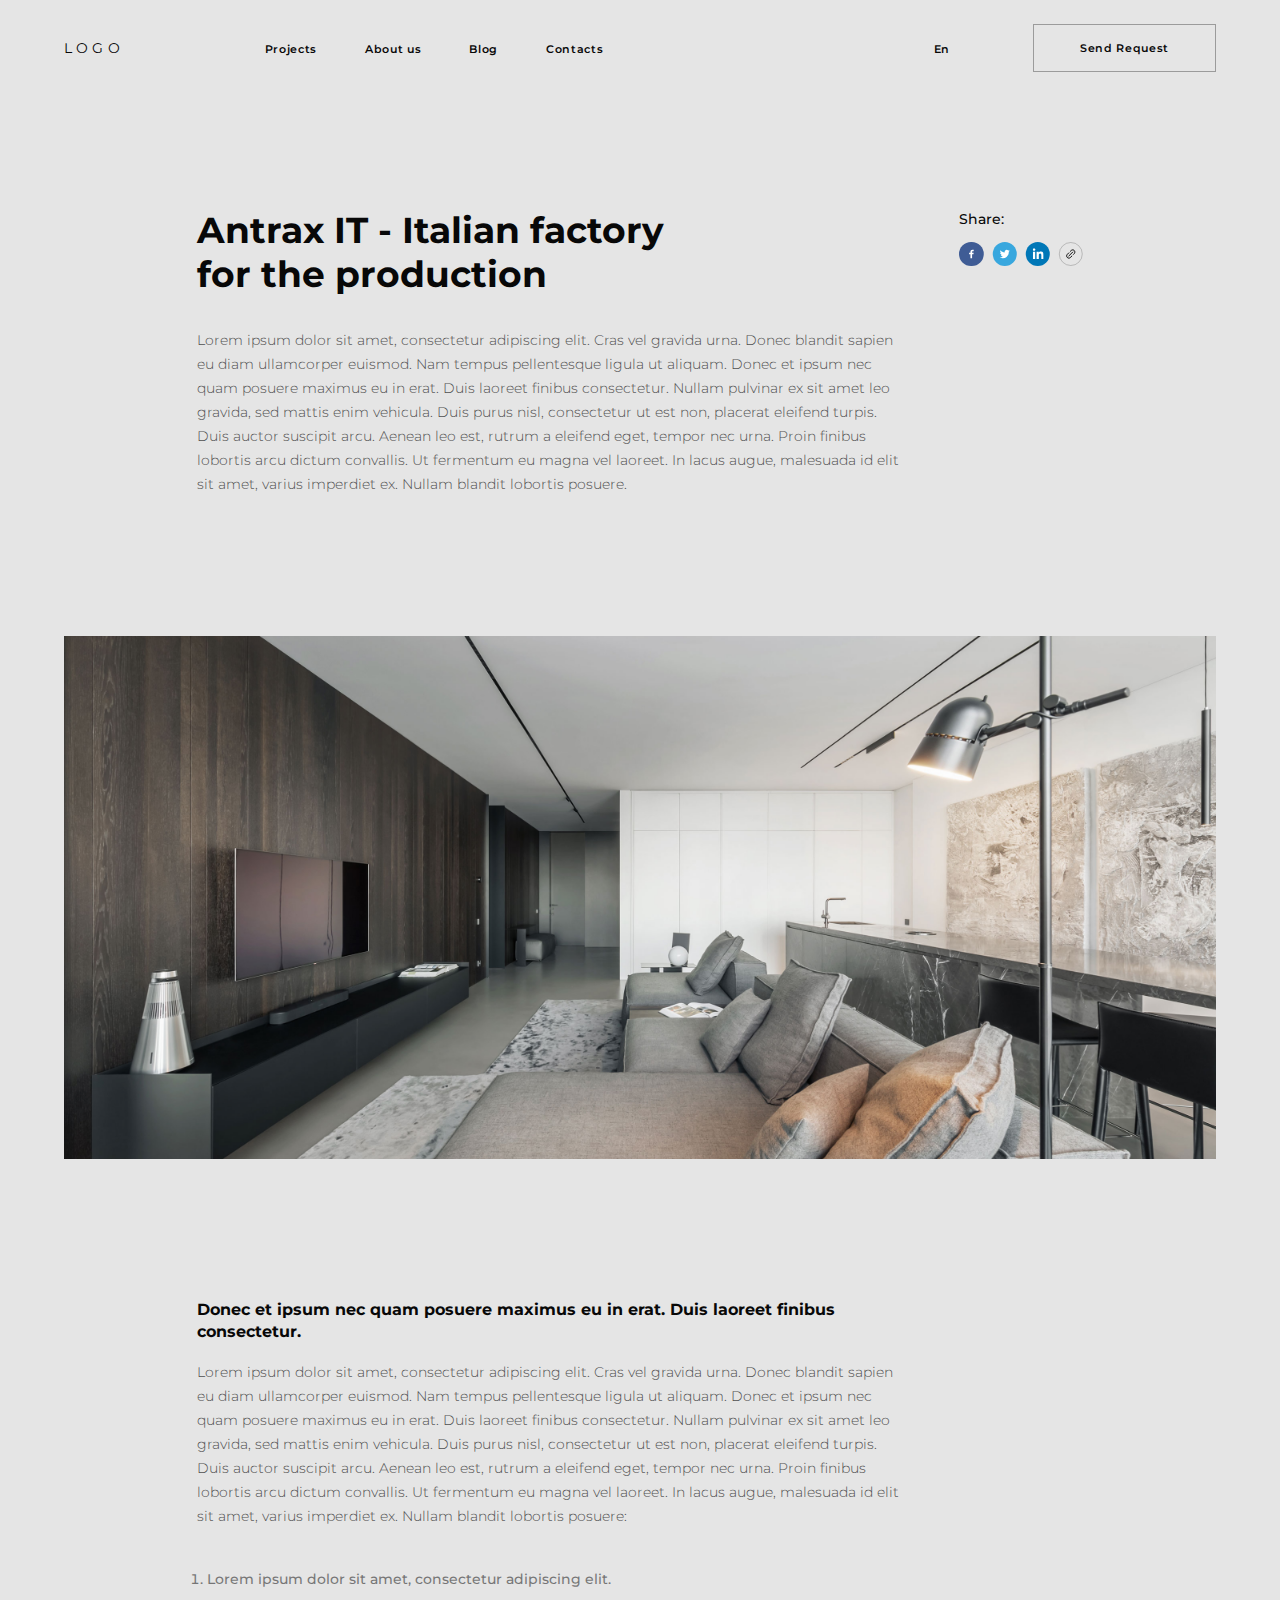
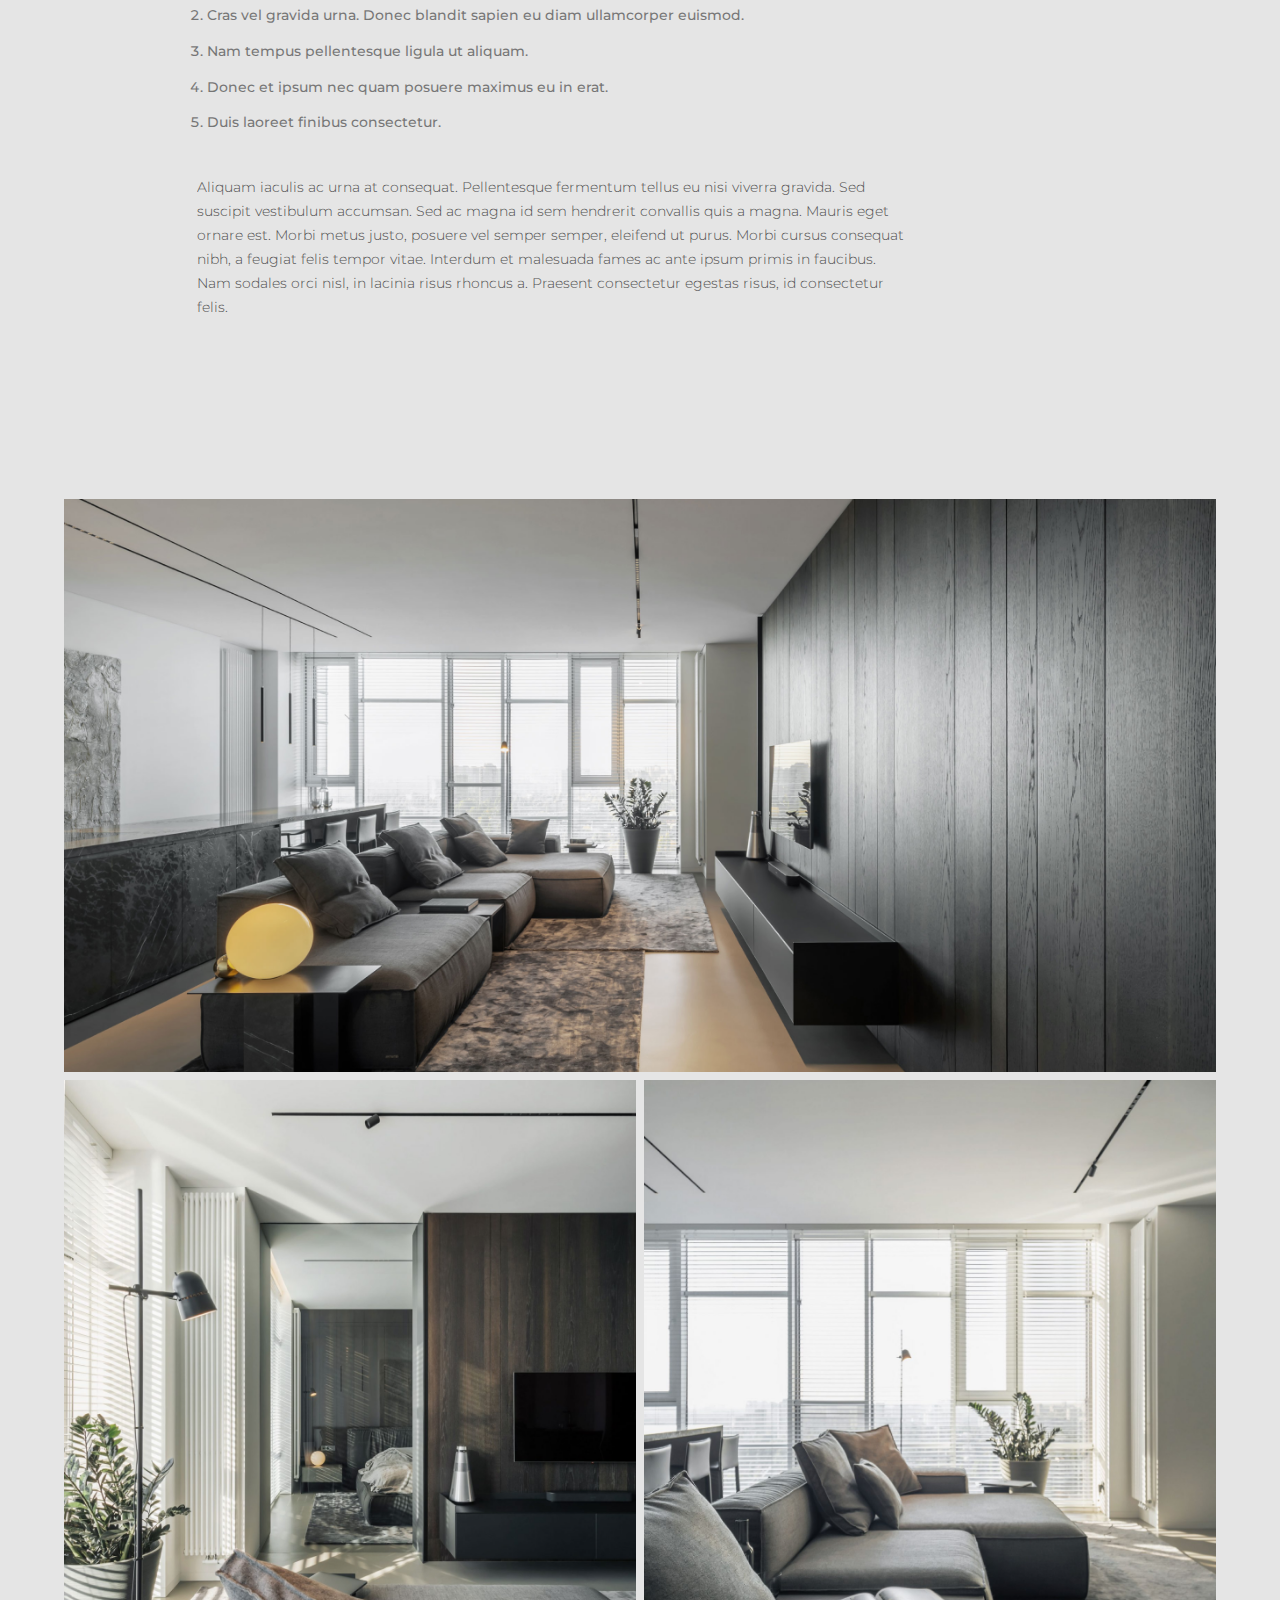
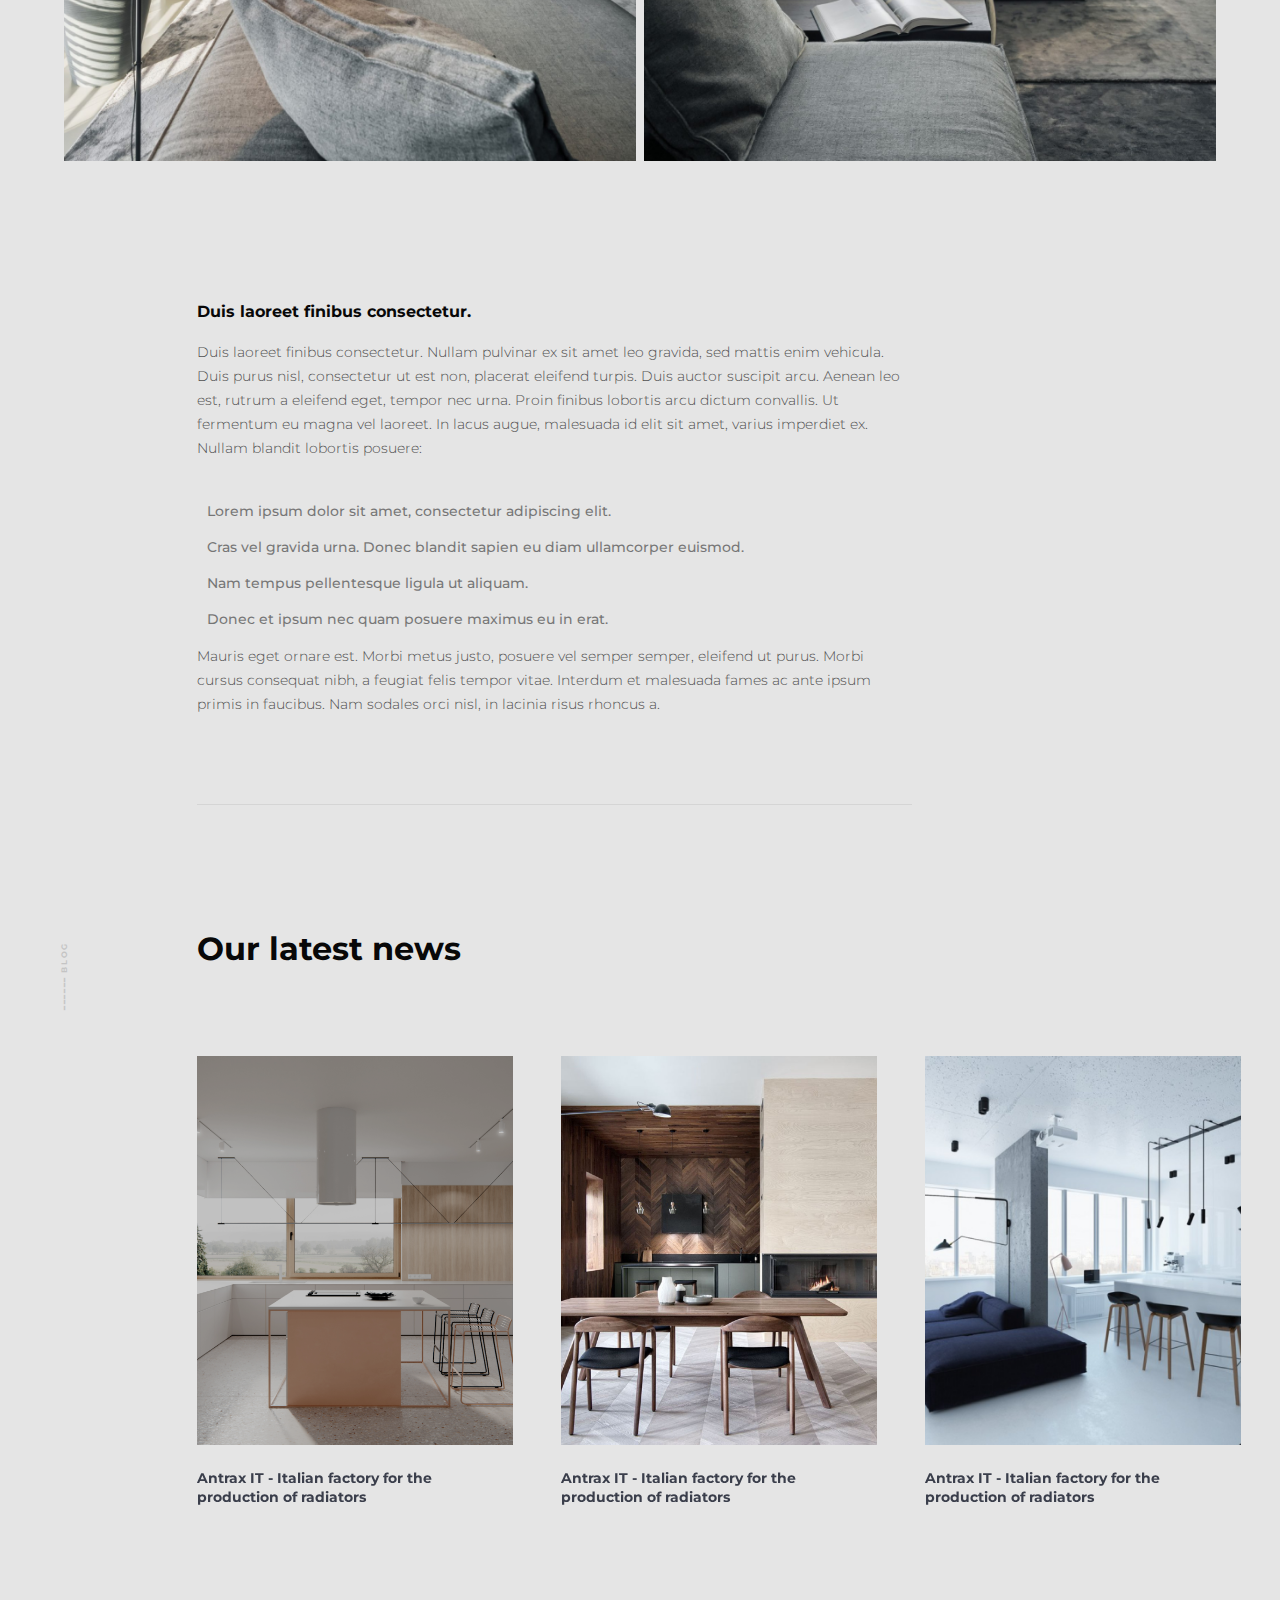
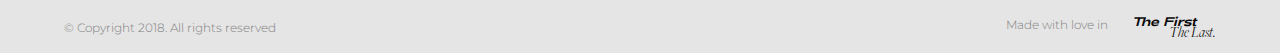
<file: one_news.html>
<!DOCTYPE html>
<html lang="en">
<head>
    <meta charset="UTF-8">
    <meta http-equiv="X-UA-Compatible" content="IE=edge">
    <meta name="viewport" content="width=device-width, initial-scale=1.0">
    <link rel="preconnect" href="https://fonts.googleapis.com">
    <link rel="preconnect" href="https://fonts.gstatic.com" crossorigin>
    <link href="https://fonts.googleapis.com/css2?family=Montserrat:wght@300;400;500;600;700&display=swap" rel="stylesheet">
    <link rel="stylesheet" href="https://cdn.jsdelivr.net/npm/swiper@8/swiper-bundle.min.css"/>
    <link rel="stylesheet" href="css/style.min.css">
    <title>Новость HighLight Студия интерьеров</title>
</head>

<body>
    <div class="preloader" id="preloader">
    <div class="preloader__loader">
        <span class="preloader__percents">HI
            <span id="space">&nbsp;</span>
            <span id="percents">0</span><span id="percent">%</span>
            <span class="hilight__hide" id="hilight">light</span>
        </span>
    </div>
</div>

    <div class="wrapper">
        <header id="header" class="header">
    <div class="container">
        <div class="header_logo logo_dark">
            <a href="index.html">
                <p>logo</p>
            </a>
        </div>
        <div class="header_menu menu">
            <div class="menu_icon icon_dark">
                <span></span>
                <p>Menu</p>
            </div>
            <nav class="menu_body">
                <ul class="menu_list list_dark">
                    <li><a href="index.html" class="menu_link link_dark">Home</a></li>
                    <li><a href="projects.html" class="menu_link link_dark">Projects</a></li>
                    <li><a href="about.html" class="menu_link link_dark">About us</a></li>
                    <li><a href="news.html" class="menu_link link_dark">Blog</a></li>
                    <li><a href="contacts.html" class="menu_link link_dark">Contacts</a></li>
                    <li><a class="btn_send_1" href="#popup">Send Request</a></li>

                </ul>
                <div class="menu_contacts">
                    <div class="contacts_social">
                        <a href="#">Fb</a>
                        <a href="#">In</a>
                        <a href="#">Be</a>
                    </div>
                    <div class="contacts_pin">
                        <img src="img/icons/maps-and-flags.svg" alt="">
                        <select name="city" id="">
                            <option selected value="Berlin">Berlin</option>
                            <option value="Kyiv">Kyiv</option>
                            <option value="Lviv">Lviv</option>
                            <option value="Kharkiv">Kharkiv</option>
                        </select>
                    </div>
                    <div class="contacts_tel_mail">
                        <a href="tel:+380935705222">+380935705222</a>
                        <a href="mailto:info@hi-light.pl">info@hi-light.pl</a>
                    </div>
                </div>
            </nav>
            <ul class="menu_btns">
                <li><a class="btn_lang lang_dark" href="#">En</a></li>
                <li><a class="btn_send send_dark" href="#popup">Send Request</a></li>
            </ul>
        </div>
    </div>
</header>
        <main class="one_news">
            <div class="one_news_header">
                <div class="one_news_header_text">
                    <h2>Antrax IT - Italian factory for the production</h2>
                    <p>Lorem ipsum dolor sit amet, consectetur adipiscing elit. Cras vel gravida urna. Donec blandit
                        sapien eu diam ullamcorper euismod. Nam tempus pellentesque ligula ut aliquam. Donec et ipsum
                        nec quam posuere maximus eu in erat. Duis laoreet finibus consectetur. Nullam pulvinar ex sit
                        amet leo gravida, sed mattis enim vehicula. Duis purus nisl, consectetur ut est non, placerat
                        eleifend turpis. Duis auctor suscipit arcu. Aenean leo est, rutrum a eleifend eget, tempor nec
                        urna. Proin finibus lobortis arcu dictum convallis. Ut fermentum eu magna vel laoreet. In lacus
                        augue, malesuada id elit sit amet,
                        varius imperdiet ex. Nullam blandit lobortis posuere.</p>
                </div>
                <div class="one_news_header_links">
                    <h4>Share:</h4>
                    <div class="one_news_header_links_icons">
                        <img src="img/icons/FaceBook_color.svg" alt="">
                        <img src="img/icons/Twitter_color.svg" alt="">
                        <img src="img/icons/LinkedIn_color.svg" alt="">
                        <img src="img/icons/Chain_color.svg" alt="">
                    </div>
                </div>
            </div>
            <section class="pics_section">
                <div class="one_project_pics">
                    <img src="img/swiper/slide_5.png" alt="">
                </div>
            </section>
            <section>
                <div class="one_project_article">
                    <h3>Donec et ipsum nec quam posuere maximus eu in erat. Duis laoreet finibus consectetur.</h3>
                    <p>Lorem ipsum dolor sit amet, consectetur adipiscing elit. Cras vel gravida urna. Donec blandit
                        sapien eu diam ullamcorper euismod. Nam tempus pellentesque ligula ut aliquam. Donec et ipsum
                        nec quam posuere maximus eu in erat. Duis laoreet finibus consectetur. Nullam pulvinar ex sit
                        amet leo gravida, sed mattis enim vehicula. Duis purus nisl, consectetur ut est non, placerat
                        eleifend turpis. Duis auctor suscipit arcu. Aenean leo est, rutrum a eleifend eget, tempor nec
                        urna. Proin finibus lobortis arcu dictum convallis. Ut fermentum eu magna vel laoreet. In lacus
                        augue, malesuada id elit sit amet, varius imperdiet ex. Nullam blandit lobortis posuere:</p>
                    <ol>
                        <li>Lorem ipsum dolor sit amet, consectetur adipiscing elit. </li>
                        <li>Cras vel gravida urna. Donec blandit sapien eu diam ullamcorper euismod.</li>
                        <li>Nam tempus pellentesque ligula ut aliquam. </li>
                        <li>Donec et ipsum nec quam posuere maximus eu in erat.</li>
                        <li>Duis laoreet finibus consectetur. </li>
                    </ol>
                    <p>Aliquam iaculis ac urna at consequat. Pellentesque fermentum tellus eu nisi viverra gravida. Sed
                        suscipit vestibulum accumsan. Sed ac magna id sem hendrerit convallis quis a magna. Mauris eget
                        ornare est. Morbi metus justo, posuere vel semper semper, eleifend ut purus. Morbi cursus
                        consequat nibh, a feugiat felis tempor vitae. Interdum et malesuada fames ac ante ipsum primis
                        in faucibus. Nam sodales orci nisl, in lacinia risus rhoncus a. Praesent consectetur egestas
                        risus, id consectetur felis.</p>
                </div>
            </section>
            <section class="pics_section">
                <div class="one_project_pics">
                    <img src="img/swiper/slide_9.png" alt="">
                    <div class="one_project_pics_half">
                        <img src="img/swiper/slide_10.png" alt="">
                        <img src="img/swiper/slide_11.png" alt="">
                    </div>
                </div>
            </section>
            <section>
                <div class="one_project_article">
                    <h3>Duis laoreet finibus consectetur. </h3>
                    <p>Duis laoreet finibus consectetur. Nullam pulvinar ex sit amet leo gravida, sed mattis enim
                        vehicula. Duis purus nisl, consectetur ut est non, placerat eleifend turpis. Duis auctor
                        suscipit arcu. Aenean leo est, rutrum a eleifend eget, tempor nec urna. Proin finibus lobortis
                        arcu dictum convallis. Ut fermentum eu magna vel laoreet. In lacus augue, malesuada id elit sit
                        amet, varius imperdiet ex. Nullam blandit lobortis posuere:</p>
                    <ul>
                        <li>Lorem ipsum dolor sit amet, consectetur adipiscing elit. </li>
                        <li>Cras vel gravida urna. Donec blandit sapien eu diam ullamcorper euismod.</li>
                        <li>Nam tempus pellentesque ligula ut aliquam. </li>
                        <li>Donec et ipsum nec quam posuere maximus eu in erat.</li>
                    </ul>
                    <p>Mauris eget ornare est. Morbi metus justo, posuere vel semper semper, eleifend ut purus. Morbi
                        cursus consequat nibh, a feugiat felis tempor vitae. Interdum et malesuada fames ac ante ipsum
                        primis in faucibus. Nam sodales orci nisl, in lacinia risus rhoncus a. </p>
                    <div class="one_news_header_links1">
                        <h4>Share:</h4>
                        <div class="one_news_header_links_icons">
                            <img src="img/icons/FaceBook_color.svg" alt="">
                            <img src="img/icons/Twitter_color.svg" alt="">
                            <img src="img/icons/LinkedIn_color.svg" alt="">
                            <img src="img/icons/Chain_color.svg" alt="">
                        </div>
                    </div>
                    <div class="one_news_line"></div>
                </div>

            </section>
            <section class="one_news_footer">
                <div class="sidebar_text one_news_side">&#9135;&#9135;&#9135;&#9135;&#9135;&#9135; blog</div>
                <h3>Our latest news</h3>
                <div class="swiper mySwiper">
                    <!-- Additional required wrapper -->
                    <div class="swiper-wrapper mySwiper-wrapper">
                        <!-- Slides -->
                        <div class="swiper-slide mySwiper-slide">
                            <div class="slide_wrapper">
                                <img src="img/swiper/slide_1.png" alt="">
                            </div>
                            <p>Antrax IT - Italian factory for the production of radiators</p>
                        </div>
                        <div class="swiper-slide mySwiper-slide">
                            <div class="slide_wrapper">
                                <img src="img/swiper/slide_2.png" alt="">
                            </div>
                            <p>Antrax IT - Italian factory for the production of radiators</p>
                        </div>
                        <div class="swiper-slide mySwiper-slide">
                            <div class="slide_wrapper">
                                <img src="img/swiper/slide_3.png" alt="">
                            </div>
                            <p>Antrax IT - Italian factory for the production of radiators</p>
                        </div>
                        <div class="swiper-slide mySwiper-slide">
                            <div class="slide_wrapper">
                                <img src="img/swiper/slide_4.png" alt="">
                            </div>
                            <p>Antrax IT - Italian factory for the production of radiators</p>
                        </div>
                        <div class="swiper-slide mySwiper-slide">
                            <div class="slide_wrapper">
                                <img src="img/swiper/slide_5.png" alt="">
                            </div>
                            <p>Antrax IT - Italian factory for the production of radiators</p>
                        </div>
                        <div class="swiper-slide mySwiper-slide">
                            <div class="slide_wrapper">
                                <img src="img/swiper/slide_6.png" alt="">
                            </div>
                            <p>Antrax IT - Italian factory for the production of radiators</p>
                        </div>
                        <div class="swiper-slide mySwiper-slide">
                            <div class="slide_wrapper">
                                <img src="img/swiper/slide_7.png" alt="">
                            </div>
                            <p>Antrax IT - Italian factory for the production of radiators</p>
                        </div>
                        <div class="swiper-slide mySwiper-slide">
                            <div class="slide_wrapper">
                                <img src="img/swiper/slide_8.png" alt="">
                            </div>
                            <p>Antrax IT - Italian factory for the production of radiators</p>
                        </div>
                    </div>
                </div>
            </section>
        </main>
    </div>
    <footer class="footer footer_light">
    <p>© Copyright 2018. All rights reserved</p>
    <div class="footer_right">
        <p>Made with love in</p>
        <div class="footer_right_slogan right_slogan_light">
            <p>The First</p>
            <span>The Last.</span>
        </div>
    </div>
</footer>
    <div class="popup" id="popup">
    <a href="#header" class="popup__area"></a>
    <div class="popup__body">
        <a href="#header" class="popup__close">&#9932;</a>
        <div class="popup__content">
            <div class="popup__content__wrapper">
                <div class="popup__title">Make request</div>
                <div class="popup__text">
                    <input type="text" placeholder="Name">
                    <input type="text" placeholder="last name">
                    <input type="text" placeholder="Phone">
                    <input type="text" placeholder="Your city">
                    <input type="text" placeholder="Email">
                    <select name="Property type" id="">
                        <option selected disabled>Property type</option>
                        <option value="Property type 1">Property type 1</option>
                        <option value="Property type 2">Property type 2</option>
                        <option value="Property type 2">Property type 3</option>
                    </select>
                </div>
                <input class="popup_last_input" type="text" placeholder="Your comment">
            </div>
            <div class="popup__content__wrapper">
                <div class="popup__subtitle">Area (m2)</div>
                <div class="block_form_input">
                    <div class="radio_line"></div>
                    <div class="radio_line_grid"></div>
                    <div class="radiobuttons">
                        <div class="radiobuttons__item">
                            to 50
                            <input checked type="radio" name="nameradio" value="50">
                        </div>
                        <div class="radiobuttons__item">
                            50-150
                            <input type="radio" name="nameradio" value="150">
                        </div>
                        <div class="radiobuttons__item">
                            150-250
                            <input type="radio" name="nameradio" value="250">
                        </div>
                        <div class="radiobuttons__item">
                            250-400
                            <input type="radio" name="nameradio" value="400">
                        </div>
                        <div class="radiobuttons__item">
                            400-600
                            <input type="radio" name="nameradio" value="250">
                        </div>
                        <div class="radiobuttons__item">
                            600-800
                            <input type="radio" name="nameradio" value="250">
                        </div>
                        <div class="radiobuttons__item">
                            800-1000
                            <input type="radio" name="nameradio" value="250">
                        </div>
                        <div class="radiobuttons__item">
                            1000+
                            <input type="radio" name="nameradio" value="250">
                        </div>
                    </div>
                </div>
                <div class="attach">
                    <div class="attach_file">
                        <input class="file_input" type="file" accept="" id="fileInput">
                        <label for="fileInput">+</label>
                        <div id="filePreview" class="file__preview"></div>
                        <div class="file_input_text">
                            <h3>Attach your file</h3>
                            <h4>File size not more than 10 MB</h4>
                        </div>
                    </div>
                    <a class="button popup_btn" href="#popup_1">Send Request</a>
                </div>
                <p class="descript">It is a long established fact that a reader will be distracted by the readable
                    content of a page when
                    looking at its layout. The point of using Lorem Ipsum is that it has a more-or-less normal
                    distribution of letters, as opposed to using 'Content here, content here', making it look like
                    readable English.</p>


            </div>
        </div>
    </div>
</div>

<div class="popup" id="popup_1">
    <a href="#header" class="popup__area"></a>
    <div class="popup_1__body">
        <a href="#header" class="popup__close">&#9932;</a>
        <div class="popup_1__content">
            <div class="popup_1__content__wrapper">
                <div class="popup_1__subtitle">Thank you for your message!</div>
                <p class="descript_1">Lorem ipsum dolor sit amet, consectetur adipiscing elit. Aliquam ullamcorper eu
                    mauris vitae posuere. Ut at luctus ligula. Nunc ante felis, aliquam eu enim sed, ornare pretium
                    velit.</p>
                <a class="button popup_btn" href="#popup">Send again</a>
            </div>
        </div>
    </div>
</div>
    <script src="https://cdn.jsdelivr.net/npm/swiper@8/swiper-bundle.min.js"></script>
    <script src="https://ajax.googleapis.com/ajax/libs/jquery/3.5.1/jquery.min.js"></script>
    <script src="js/app.min.js"></script>

</body>

</html>
</file>
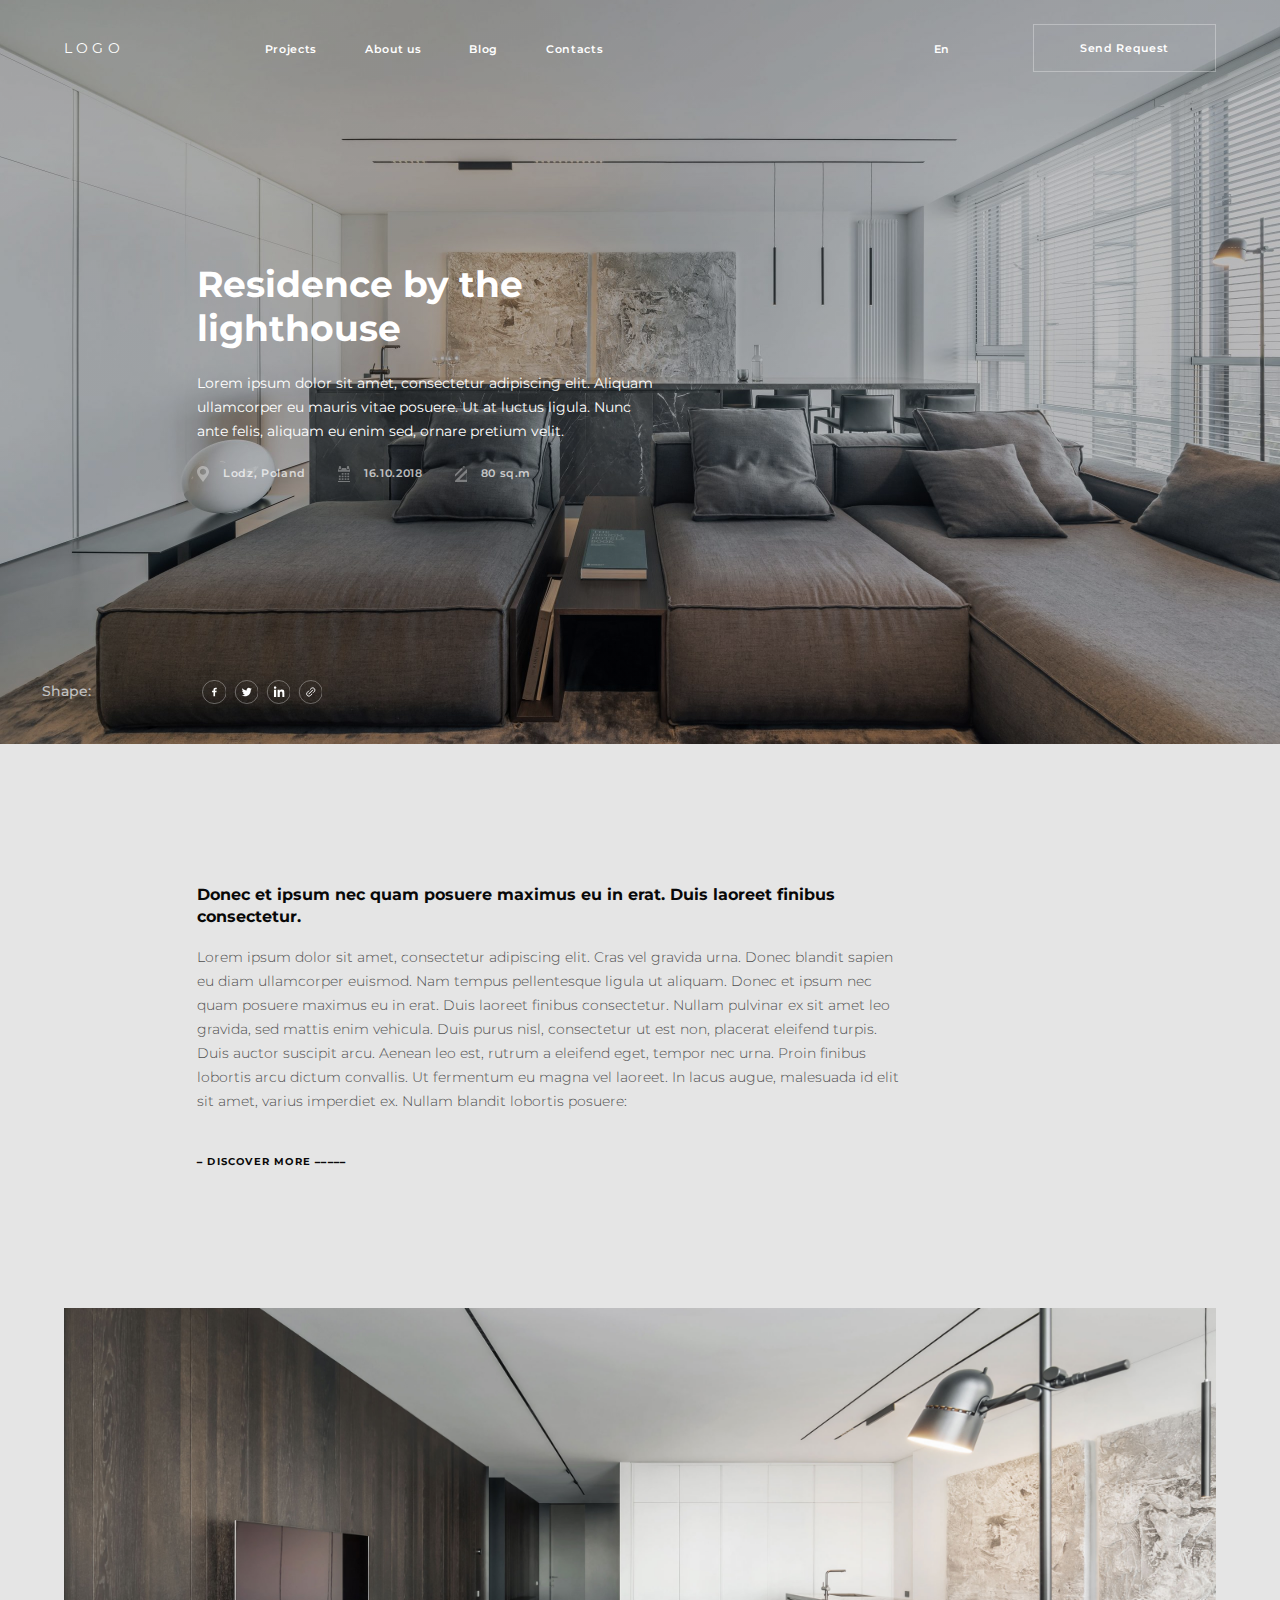
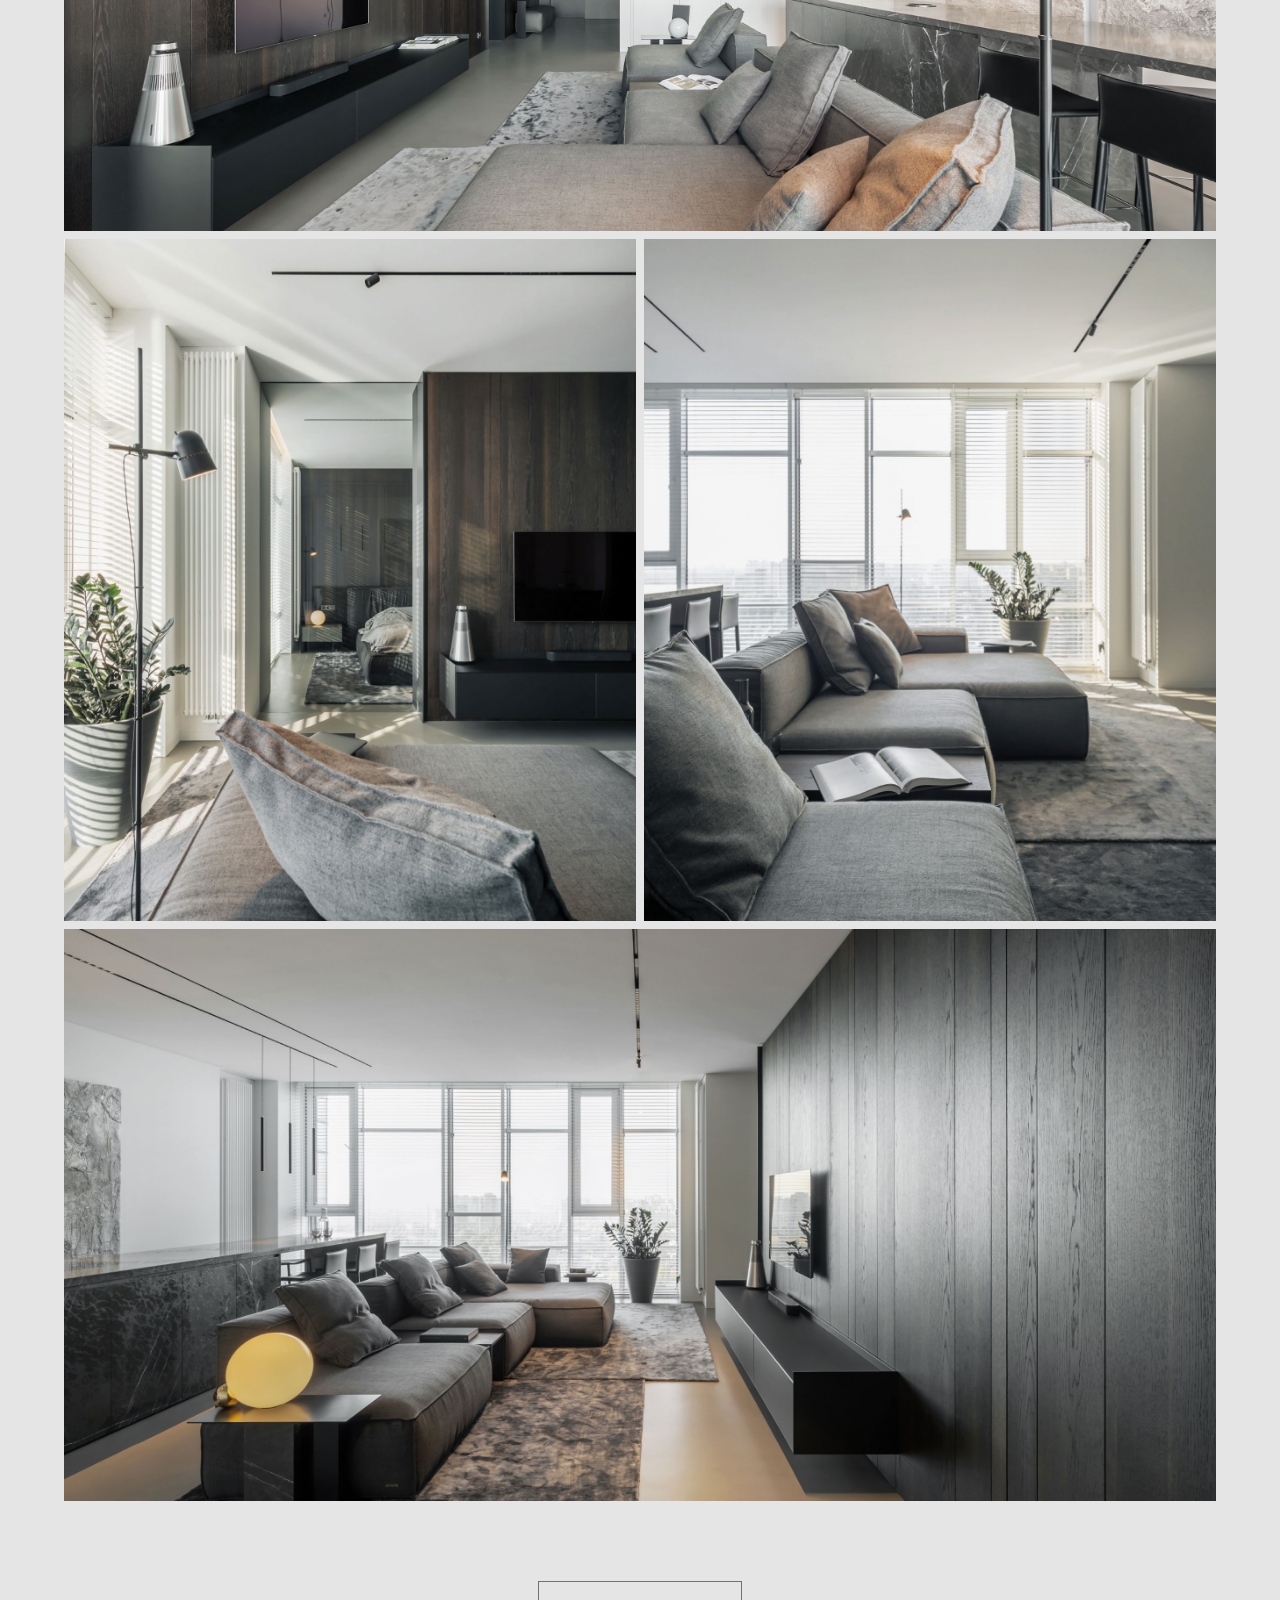
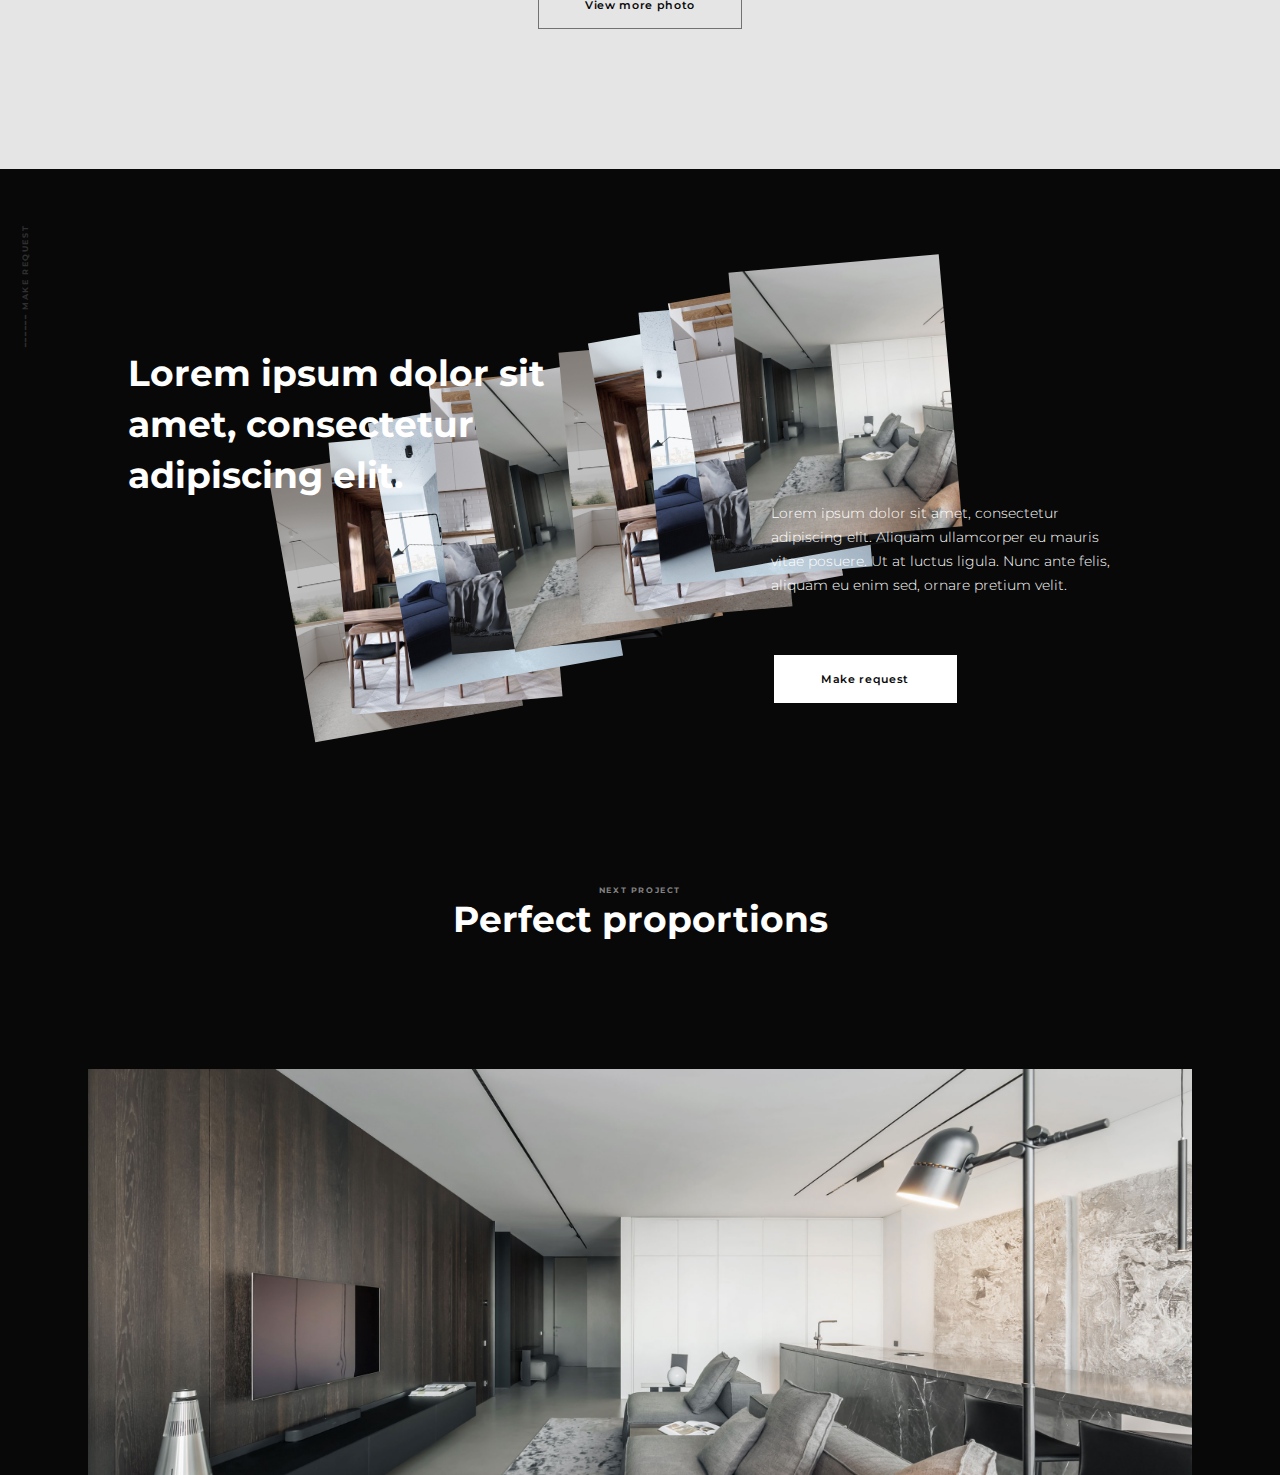
<file: one_project.html>
<!DOCTYPE html>
<html lang="en">
<head>
    <meta charset="UTF-8">
    <meta http-equiv="X-UA-Compatible" content="IE=edge">
    <meta name="viewport" content="width=device-width, initial-scale=1.0">
    <link rel="preconnect" href="https://fonts.googleapis.com">
    <link rel="preconnect" href="https://fonts.gstatic.com" crossorigin>
    <link href="https://fonts.googleapis.com/css2?family=Montserrat:wght@300;400;500;600;700&display=swap" rel="stylesheet">
    <link rel="stylesheet" href="https://cdn.jsdelivr.net/npm/swiper@8/swiper-bundle.min.css"/>
    <link rel="stylesheet" href="css/style.min.css">
    <title>Проект HighLight Студия интерьеров</title>
</head>

<body>
    <div class="preloader" id="preloader">
    <div class="preloader__loader">
        <span class="preloader__percents">HI
            <span id="space">&nbsp;</span>
            <span id="percents">0</span><span id="percent">%</span>
            <span class="hilight__hide" id="hilight">light</span>
        </span>
    </div>
</div>

    <div class="wrapper">
        <header id="header" class="header">
    <div class="container">
        <div class="header_logo">
            <a href="index.html">
                <p>logo</p>
            </a>
        </div>
        <div class="header_menu menu">
            <div class="menu_icon">
                <span></span>
                <p>Menu</p>
            </div>
            <nav class="menu_body">
                <ul class="menu_list">
                    <li><a href="index.html" class="menu_link">Home</a></li>
                    <li><a href="projects.html" class="menu_link">Projects</a></li>
                    <li><a href="about.html" class="menu_link">About us</a></li>
                    <li><a href="news.html" class="menu_link">Blog</a></li>
                    <li><a href="contacts.html" class="menu_link">Contacts</a></li>
                    <li><a class="btn_send_1" href="#popup">Send Request</a></li>

                </ul>
                <div class="menu_contacts">
                    <div class="contacts_social">
                        <a href="#">Fb</a>
                        <a href="#">In</a>
                        <a href="#">Be</a>
                    </div>
                    <div class="contacts_pin">
                        <img src="img/icons/maps-and-flags.svg" alt="">
                        <select name="city" id="">
                            <option selected value="Berlin">Berlin</option>
                            <option value="Kyiv">Kyiv</option>
                            <option value="Lviv">Lviv</option>
                            <option value="Kharkiv">Kharkiv</option>
                        </select>
                    </div>
                    <div class="contacts_tel_mail">
                        <a href="tel:+380935705222">+380935705222</a>
                        <a href="mailto:info@hi-light.pl">info@hi-light.pl</a>
                    </div>
                </div>
            </nav>
            <ul class="menu_btns">
                <li><a class="btn_lang" href="#">En</a></li>
                <li><a class="btn_send" href="#popup">Send Request</a></li>
            </ul>
        </div>
    </div>
</header>
        <div class="one_project_main">
            <div class="main_poster">
                    <img src="img/swiper/slide_8.png" alt="">
                <div class="main_poster_cont">
                    <h3>Residence by the lighthouse</h3>
                    <p>Lorem ipsum dolor sit amet, consectetur adipiscing elit. Aliquam ullamcorper eu mauris vitae
                        posuere. Ut at luctus ligula. Nunc ante felis, aliquam eu enim sed, ornare pretium velit.</p>
                    <div class="main_poster_stats">
                        <p><img src="img/icons/Pin.svg" alt="error">Lodz, Poland</p>
                        <p><img src="img/icons/Calendar.svg" alt="error">16.10.2018</p>
                        <p><img src="img/icons/ruler.svg" alt="error">80 sq.m</p>
                    </div>
                </div>
                <div class="main_post_social">
                    <p>Shape:</p>
                    <img src="img/icons/FaceBook.svg" alt="error">
                    <img src="img/icons/Twitter.svg" alt="error">
                    <img src="img/icons/LinkedIn.svg" alt="error">
                    <img src="img/icons/Chain.svg" alt="error">
                </div>
            </div>
            <section class="one_project_article_wrapper">
                <div class="one_project_article">
                    <h3>Donec et ipsum nec quam posuere maximus eu in erat. Duis laoreet finibus consectetur. </h3>
                    <p>Lorem ipsum dolor sit amet, consectetur adipiscing elit. Cras vel gravida urna. Donec blandit
                        sapien eu diam ullamcorper euismod. Nam tempus pellentesque ligula ut aliquam. Donec et ipsum
                        nec quam posuere maximus eu in erat. Duis laoreet finibus consectetur. Nullam pulvinar ex sit
                        amet leo gravida, sed mattis enim vehicula. Duis purus nisl, consectetur ut est non, placerat
                        eleifend turpis. Duis auctor suscipit arcu. Aenean leo est, rutrum a eleifend eget, tempor nec
                        urna. Proin finibus lobortis arcu dictum convallis. Ut fermentum eu magna vel laoreet. In lacus
                        augue, malesuada id elit sit amet, varius imperdiet ex. Nullam blandit lobortis posuere:</p>
                    <a href="about.html">&#9135; Discover more &#9135;&#9135;&#9135;&#9135;&#9135;<span></span></a>

                </div>
            </section>
            <section class="pics_section">
                <div class="one_project_pics">
                    <img src="img/swiper/slide_5.png" alt="">
                    <div class="one_project_pics_half">
                        <img src="img/swiper/slide_10.png" alt="">
                        <img src="img/swiper/slide_11.png" alt="">
                    </div>
                    <img src="img/swiper/slide_9.png" alt="">
                </div>
                <a class="view_btn" href="#">View more photo</a>

            </section>
            <section class="perfect_section">
                <div class="make_request">
    <div class="sidebar_text1">&#9135;&#9135;&#9135;&#9135;&#9135;&#9135; Make request</div>
    <h3>Lorem ipsum dolor sit amet, consectetur adipiscing elit.</h3>
    <p>Lorem ipsum dolor sit amet, consectetur adipiscing elit. Aliquam ullamcorper eu mauris vitae posuere.
        Ut at luctus ligula. Nunc ante felis, aliquam eu enim sed, ornare pretium velit.</p>
    <a href="#popup">Make request</a>
    <div class="img_make">
        <div class="img_make_1">
            <img src="img/swiper/slide_1.png" alt="">
        </div>
        <div class="img_make_2">
            <img src="img/swiper/slide_2.png" alt="">
        </div>
        <div class="img_make_3">
            <img src="img/swiper/slide_3.png" alt="">
        </div>
        <div class="img_make_4">
            <img src="img/swiper/slide_4.png" alt="">
        </div>
        <div class="img_make_5">
            <img src="img/swiper/slide_5.png" alt="">
        </div>
        <div class="img_make_6">
            <img src="img/swiper/slide_1.png" alt="">
        </div>
        <div class="img_make_7">
            <img src="img/swiper/slide_2.png" alt="">
        </div>
        <div class="img_make_8">
            <img src="img/swiper/slide_3.png" alt="">
        </div>
        <div class="img_make_9">
            <img src="img/swiper/slide_4.png" alt="">
        </div>
        <div class="img_make_10">
            <img src="img/swiper/slide_5.png" alt="">
        </div>

    </div>
</div>
                <div class="perfect_section_next">
                    <p>Next project</p>
                    <h3>Perfect proportions</h3>
                </div>
                <div class="perfect_section_picture">
                    <img src="img/swiper/slide_5.png" alt="">
                </div>
            </section>
        </div>

    </div>
    <div class="popup" id="popup">
    <a href="#header" class="popup__area"></a>
    <div class="popup__body">
        <a href="#header" class="popup__close">&#9932;</a>
        <div class="popup__content">
            <div class="popup__content__wrapper">
                <div class="popup__title">Make request</div>
                <div class="popup__text">
                    <input type="text" placeholder="Name">
                    <input type="text" placeholder="last name">
                    <input type="text" placeholder="Phone">
                    <input type="text" placeholder="Your city">
                    <input type="text" placeholder="Email">
                    <select name="Property type" id="">
                        <option selected disabled>Property type</option>
                        <option value="Property type 1">Property type 1</option>
                        <option value="Property type 2">Property type 2</option>
                        <option value="Property type 2">Property type 3</option>
                    </select>
                </div>
                <input class="popup_last_input" type="text" placeholder="Your comment">
            </div>
            <div class="popup__content__wrapper">
                <div class="popup__subtitle">Area (m2)</div>
                <div class="block_form_input">
                    <div class="radio_line"></div>
                    <div class="radio_line_grid"></div>
                    <div class="radiobuttons">
                        <div class="radiobuttons__item">
                            to 50
                            <input checked type="radio" name="nameradio" value="50">
                        </div>
                        <div class="radiobuttons__item">
                            50-150
                            <input type="radio" name="nameradio" value="150">
                        </div>
                        <div class="radiobuttons__item">
                            150-250
                            <input type="radio" name="nameradio" value="250">
                        </div>
                        <div class="radiobuttons__item">
                            250-400
                            <input type="radio" name="nameradio" value="400">
                        </div>
                        <div class="radiobuttons__item">
                            400-600
                            <input type="radio" name="nameradio" value="250">
                        </div>
                        <div class="radiobuttons__item">
                            600-800
                            <input type="radio" name="nameradio" value="250">
                        </div>
                        <div class="radiobuttons__item">
                            800-1000
                            <input type="radio" name="nameradio" value="250">
                        </div>
                        <div class="radiobuttons__item">
                            1000+
                            <input type="radio" name="nameradio" value="250">
                        </div>
                    </div>
                </div>
                <div class="attach">
                    <div class="attach_file">
                        <input class="file_input" type="file" accept="" id="fileInput">
                        <label for="fileInput">+</label>
                        <div id="filePreview" class="file__preview"></div>
                        <div class="file_input_text">
                            <h3>Attach your file</h3>
                            <h4>File size not more than 10 MB</h4>
                        </div>
                    </div>
                    <a class="button popup_btn" href="#popup_1">Send Request</a>
                </div>
                <p class="descript">It is a long established fact that a reader will be distracted by the readable
                    content of a page when
                    looking at its layout. The point of using Lorem Ipsum is that it has a more-or-less normal
                    distribution of letters, as opposed to using 'Content here, content here', making it look like
                    readable English.</p>


            </div>
        </div>
    </div>
</div>

<div class="popup" id="popup_1">
    <a href="#header" class="popup__area"></a>
    <div class="popup_1__body">
        <a href="#header" class="popup__close">&#9932;</a>
        <div class="popup_1__content">
            <div class="popup_1__content__wrapper">
                <div class="popup_1__subtitle">Thank you for your message!</div>
                <p class="descript_1">Lorem ipsum dolor sit amet, consectetur adipiscing elit. Aliquam ullamcorper eu
                    mauris vitae posuere. Ut at luctus ligula. Nunc ante felis, aliquam eu enim sed, ornare pretium
                    velit.</p>
                <a class="button popup_btn" href="#popup">Send again</a>
            </div>
        </div>
    </div>
</div>
    <script src="https://cdn.jsdelivr.net/npm/swiper@8/swiper-bundle.min.js"></script>
    <script src="https://ajax.googleapis.com/ajax/libs/jquery/3.5.1/jquery.min.js"></script>
    <script src="js/app.min.js"></script>

</body>

</html>
</file>
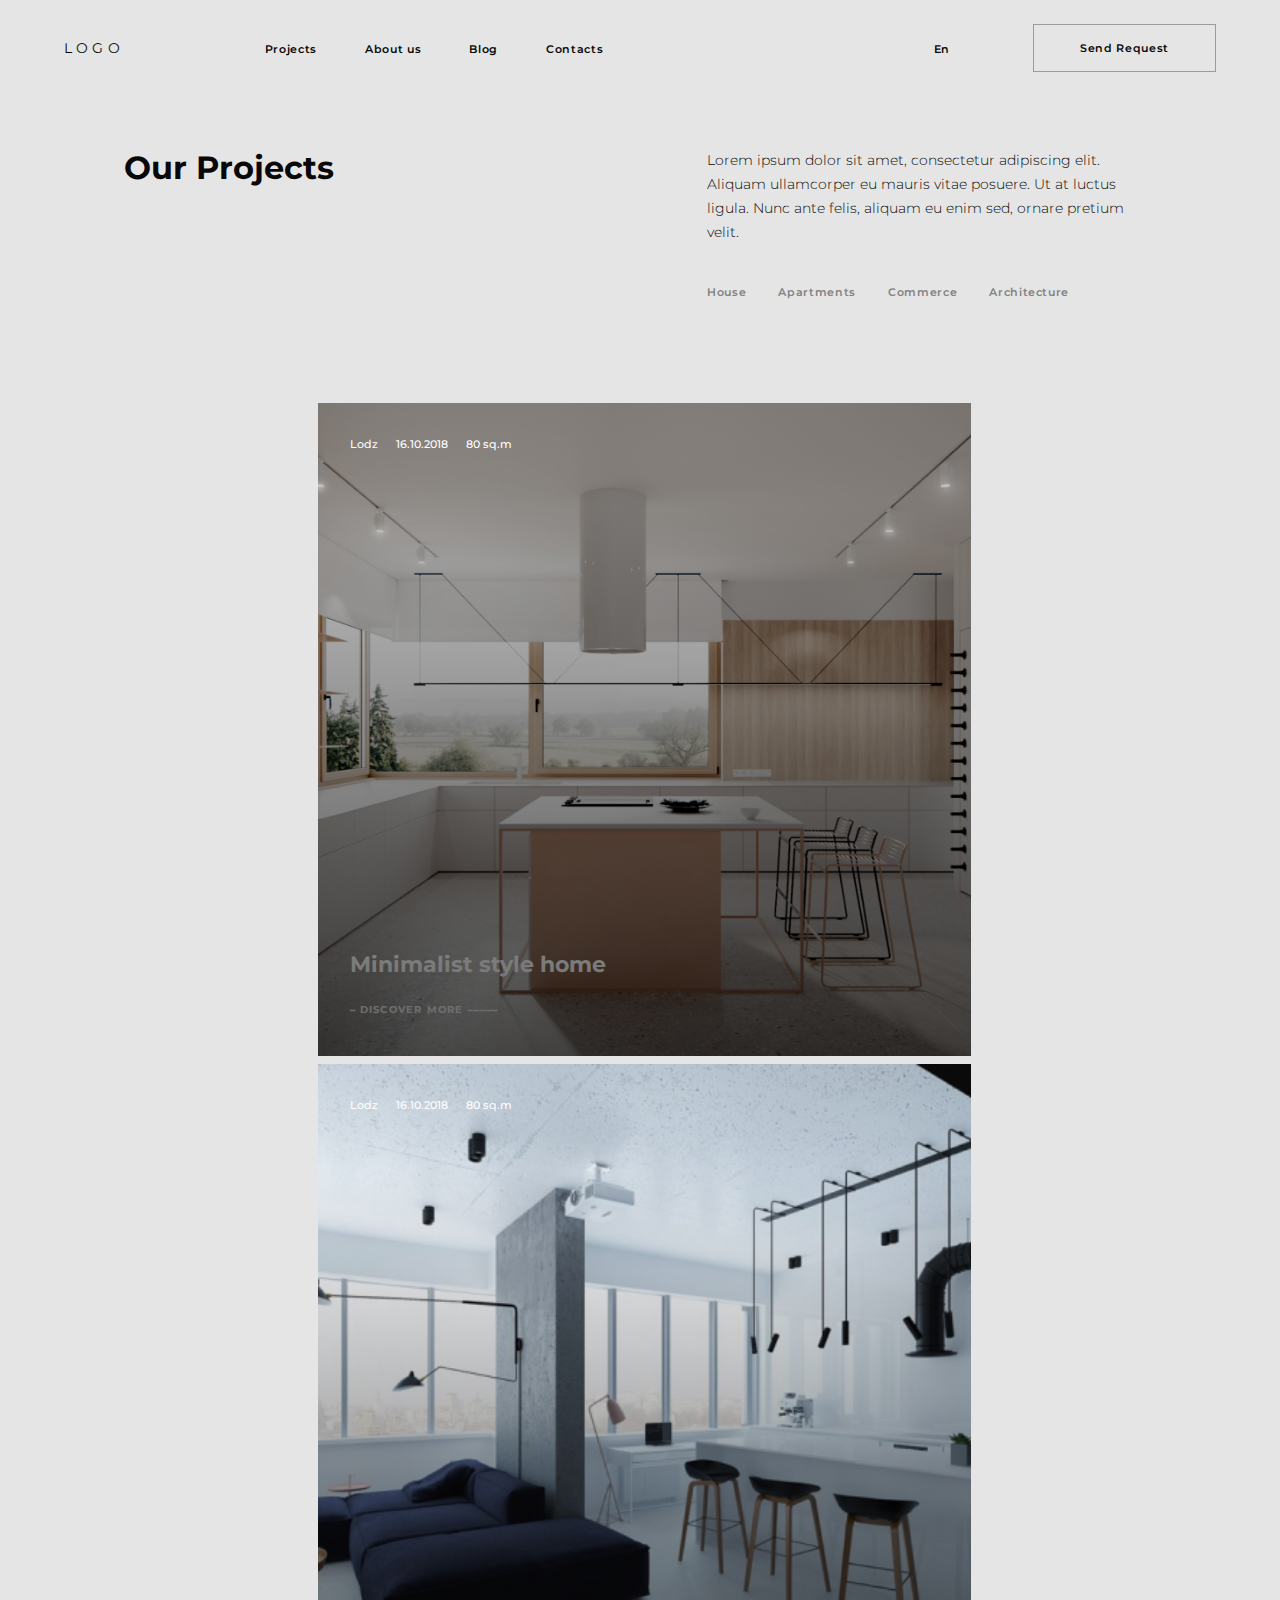
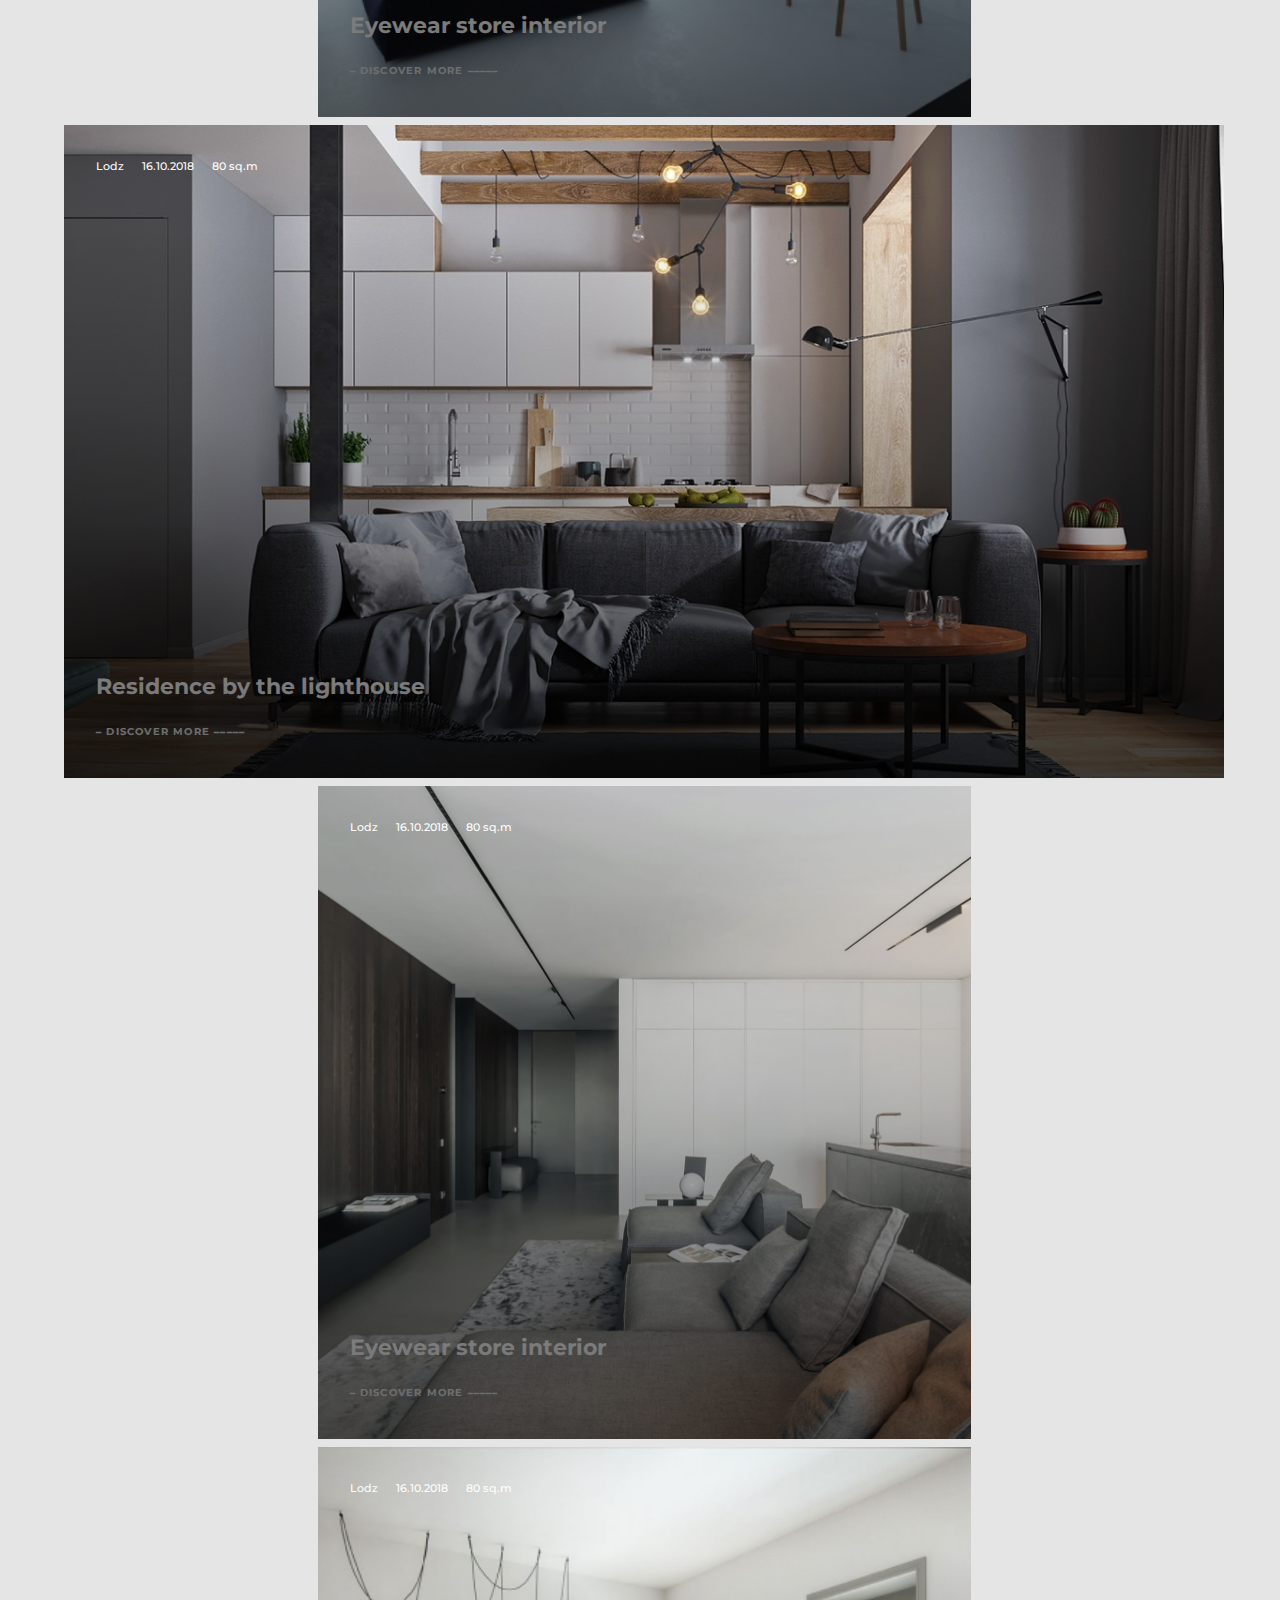
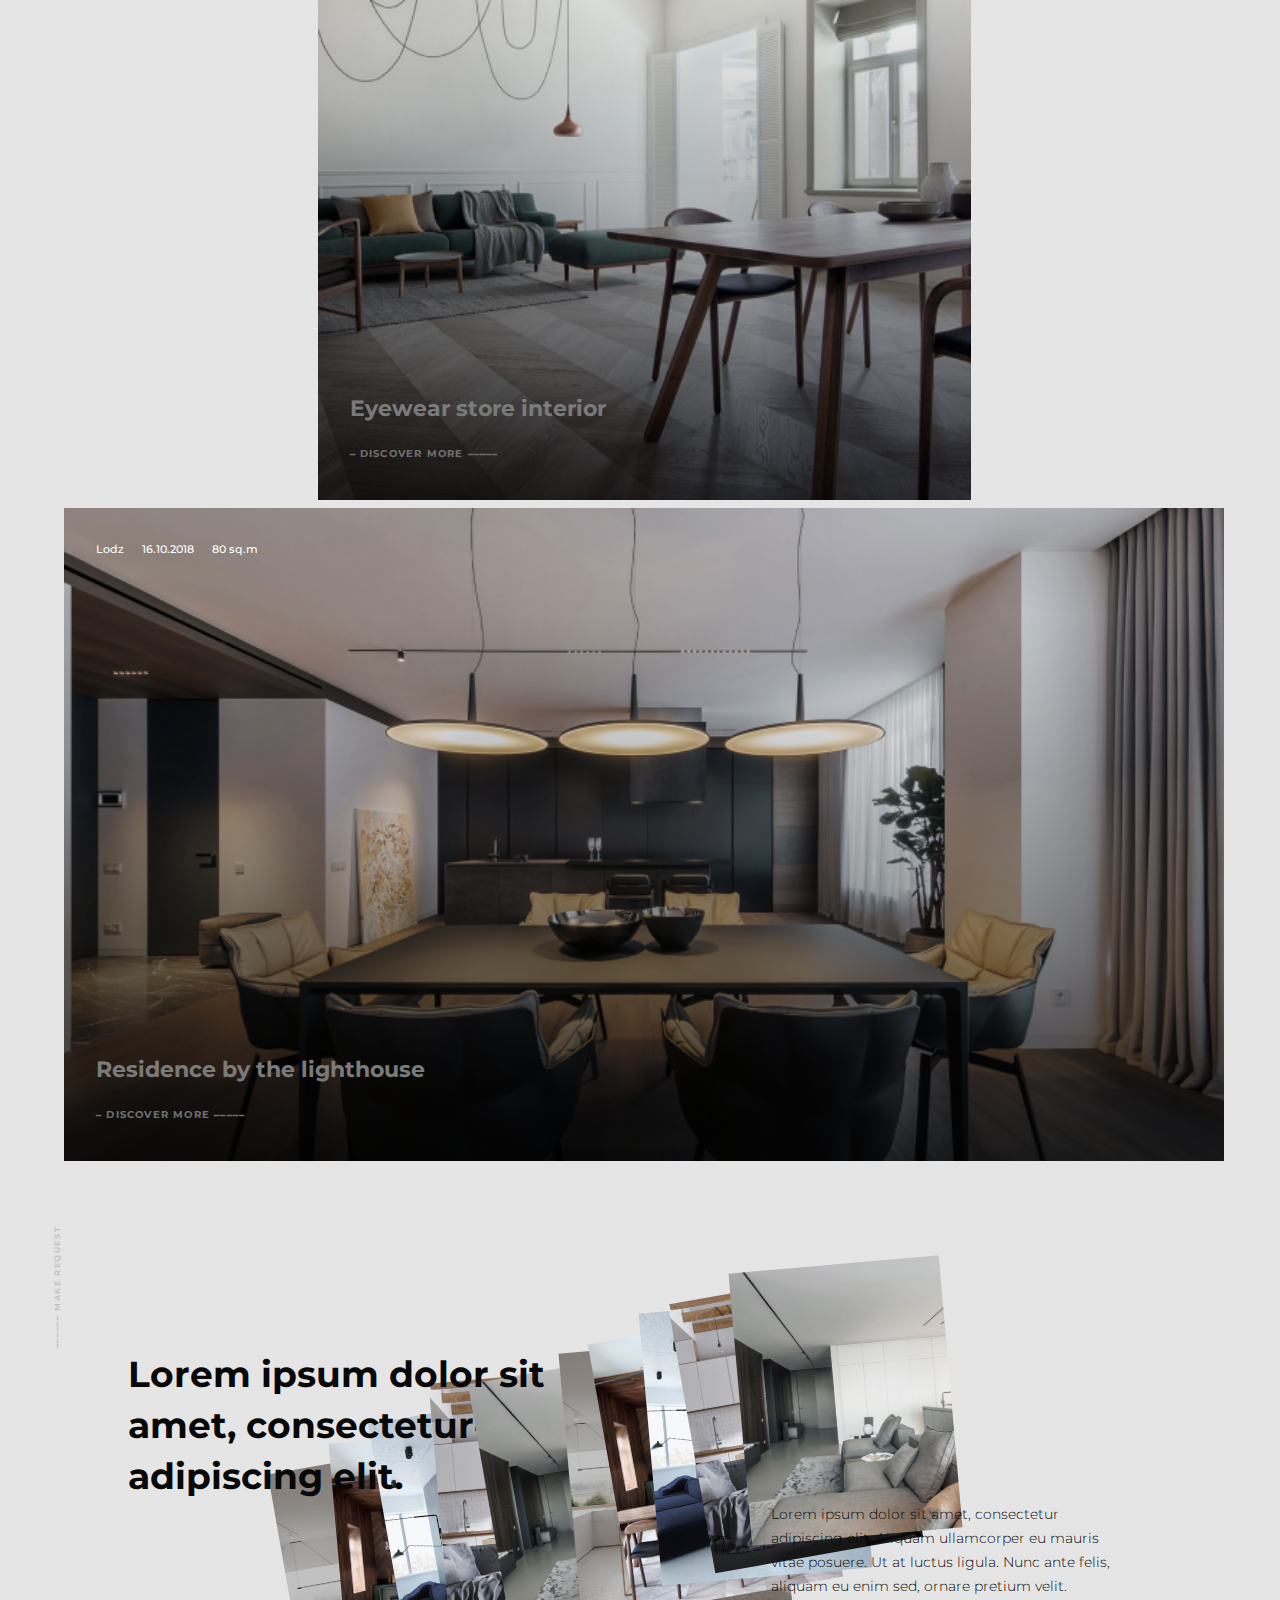
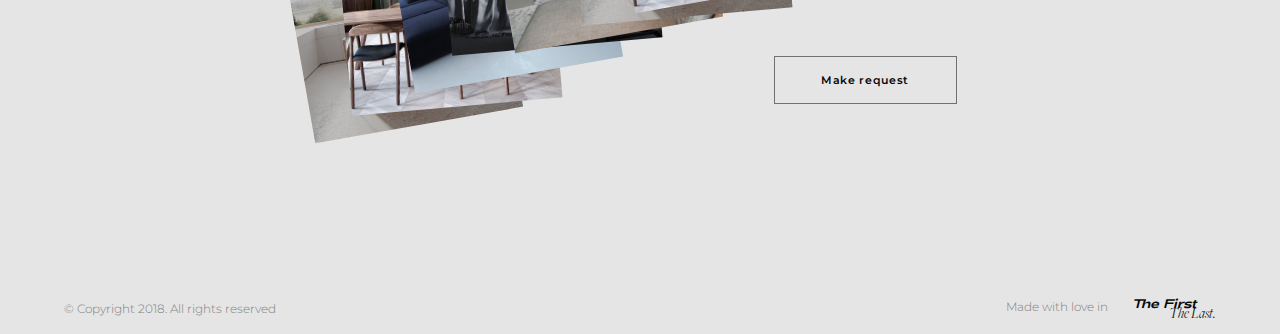
<file: projects.html>
<!DOCTYPE html>
<html lang="en">
<head>
    <meta charset="UTF-8">
    <meta http-equiv="X-UA-Compatible" content="IE=edge">
    <meta name="viewport" content="width=device-width, initial-scale=1.0">
    <link rel="preconnect" href="https://fonts.googleapis.com">
    <link rel="preconnect" href="https://fonts.gstatic.com" crossorigin>
    <link href="https://fonts.googleapis.com/css2?family=Montserrat:wght@300;400;500;600;700&display=swap" rel="stylesheet">
    <link rel="stylesheet" href="https://cdn.jsdelivr.net/npm/swiper@8/swiper-bundle.min.css"/>
    <link rel="stylesheet" href="css/style.min.css">
    <title>Проекты HighLight Студия интерьеров</title>
</head>

<body>
    <div class="preloader" id="preloader">
    <div class="preloader__loader">
        <span class="preloader__percents">HI
            <span id="space">&nbsp;</span>
            <span id="percents">0</span><span id="percent">%</span>
            <span class="hilight__hide" id="hilight">light</span>
        </span>
    </div>
</div>

    <div class="wrapper">
        <header id="header" class="header">
    <div class="container">
        <div class="header_logo logo_dark">
            <a href="index.html">
                <p>logo</p>
            </a>
        </div>
        <div class="header_menu menu">
            <div class="menu_icon icon_dark">
                <span></span>
                <p>Menu</p>
            </div>
            <nav class="menu_body">
                <ul class="menu_list list_dark">
                    <li><a href="index.html" class="menu_link link_dark">Home</a></li>
                    <li><a href="projects.html" class="menu_link link_dark">Projects</a></li>
                    <li><a href="about.html" class="menu_link link_dark">About us</a></li>
                    <li><a href="news.html" class="menu_link link_dark">Blog</a></li>
                    <li><a href="contacts.html" class="menu_link link_dark">Contacts</a></li>
                    <li><a class="btn_send_1" href="#popup">Send Request</a></li>

                </ul>
                <div class="menu_contacts">
                    <div class="contacts_social">
                        <a href="#">Fb</a>
                        <a href="#">In</a>
                        <a href="#">Be</a>
                    </div>
                    <div class="contacts_pin">
                        <img src="img/icons/maps-and-flags.svg" alt="">
                        <select name="city" id="">
                            <option selected value="Berlin">Berlin</option>
                            <option value="Kyiv">Kyiv</option>
                            <option value="Lviv">Lviv</option>
                            <option value="Kharkiv">Kharkiv</option>
                        </select>
                    </div>
                    <div class="contacts_tel_mail">
                        <a href="tel:+380935705222">+380935705222</a>
                        <a href="mailto:info@hi-light.pl">info@hi-light.pl</a>
                    </div>
                </div>
            </nav>
            <ul class="menu_btns">
                <li><a class="btn_lang lang_dark" href="#">En</a></li>
                <li><a class="btn_send send_dark" href="#popup">Send Request</a></li>
            </ul>
        </div>
    </div>
</header>
        <main class="main_news">
            <div class="news_title projects_title">
                <h3>Our Projects</h3>
                <div>
                    <p>Lorem ipsum dolor sit amet, consectetur adipiscing elit. Aliquam ullamcorper eu mauris vitae
                        posuere. Ut at luctus ligula. Nunc ante felis, aliquam eu enim sed, ornare pretium velit.</p>
                    <ul class="sort_togle">
                        <li class="togle" data-filter="all">House</li>
                        <li class="togle" data-filter="large">Apartments</li>
                        <li class="togle" data-filter="commerce">Commerce</li>
                        <li class="togle" data-filter="architecture">Architecture</li>
                    </ul>
                    <select id="FilterSelect" class="sort_togle_select">
                        <option value="all">House</option>
                        <option value=".large">Apartments</option>
                        <option value=".commerce">Commerce</option>
                        <option value=".architecture">Architecture</option>
                    </select>
                </div>
            </div>
            <div class="our_projects light">
                <div id="Container" class="our_projects_cards">
    <div class="projects_card architecture">
        <img src="img/swiper/slide_1.png" alt="">
        <div class="projects_card_top">
            <p>Lodz</p>
            <p>16.10.2018</p>
            <p>80 sq.m</p>
        </div>
        <div class="projects_card_title">Minimalist style home</div>
        <a class="projects_card_link" href="one_project.html">&#9135; Discover more
            &#9135;&#9135;&#9135;&#9135;&#9135;<span></span></a>
    </div>
    <div class="projects_card commerce">
        <img src="img/swiper/slide_3.png" alt="">
        <div class="projects_card_top">
            <p>Lodz</p>
            <p>16.10.2018</p>
            <p>80 sq.m</p>
        </div>
        <div class="projects_card_title">Eyewear store interior</div>
        <a class="projects_card_link" href="one_project.html">&#9135; Discover more
            &#9135;&#9135;&#9135;&#9135;&#9135;<span></span></a>
    </div>
    <div class="projects_card large">
        <img src="img/swiper/slide_4.png" alt="">
        <div class="projects_card_top">
            <p>Lodz</p>
            <p>16.10.2018</p>
            <p>80 sq.m</p>
        </div>
        <div class="projects_card_bottom">
            <div class="projects_card_title">Residence by the lighthouse</div>
            <a class="projects_card_link" href="one_project.html">&#9135; Discover more
                &#9135;&#9135;&#9135;&#9135;&#9135;<span></span></a>
        </div>
    </div>
    <div class="projects_card architecture">
        <img src="img/swiper/slide_5.png" alt="">
        <div class="projects_card_top">
            <p>Lodz</p>
            <p>16.10.2018</p>
            <p>80 sq.m</p>
        </div>
        <div class="projects_card_title">Eyewear store interior</div>
        <a class="projects_card_link" href="one_project.html">&#9135; Discover more
            &#9135;&#9135;&#9135;&#9135;&#9135;<span></span></a>
    </div>
    <div class="projects_card commerce">
        <img src="img/swiper/slide_6.png" alt="">
        <div class="projects_card_top">
            <p>Lodz</p>
            <p>16.10.2018</p>
            <p>80 sq.m</p>
        </div>
        <div class="projects_card_title">Eyewear store interior</div>
        <a class="projects_card_link" href="one_project.html">&#9135; Discover more
            &#9135;&#9135;&#9135;&#9135;&#9135;<span></span></a>
    </div>
    <div class="projects_card large">
        <img src="img/swiper/slide_7.png" alt="">
        <div class="projects_card_top">
            <p>Lodz</p>
            <p>16.10.2018</p>
            <p>80 sq.m</p>
        </div>
        <div class="projects_card_bottom">
            <div class="projects_card_title">Residence by the lighthouse</div>
            <a class="projects_card_link" href="one_project.html">&#9135; Discover more
                &#9135;&#9135;&#9135;&#9135;&#9135;<span></span></a>
        </div>
    </div>

</div>
<div class="make_request make_request_dark">
    <div class="sidebar_text1">&#9135;&#9135;&#9135;&#9135;&#9135;&#9135; Make request</div>
    <h3>Lorem ipsum dolor sit amet, consectetur adipiscing elit.</h3>
    <p>Lorem ipsum dolor sit amet, consectetur adipiscing elit. Aliquam ullamcorper eu mauris vitae posuere.
        Ut at luctus ligula. Nunc ante felis, aliquam eu enim sed, ornare pretium velit.</p>
    <a href="#popup">Make request</a>
    <div class="img_make">
        <div class="img_make_1">
            <img src="img/swiper/slide_1.png" alt="">
        </div>
        <div class="img_make_2">
            <img src="img/swiper/slide_2.png" alt="">
        </div>
        <div class="img_make_3">
            <img src="img/swiper/slide_3.png" alt="">
        </div>
        <div class="img_make_4">
            <img src="img/swiper/slide_4.png" alt="">
        </div>
        <div class="img_make_5">
            <img src="img/swiper/slide_5.png" alt="">
        </div>
        <div class="img_make_6">
            <img src="img/swiper/slide_1.png" alt="">
        </div>
        <div class="img_make_7">
            <img src="img/swiper/slide_2.png" alt="">
        </div>
        <div class="img_make_8">
            <img src="img/swiper/slide_3.png" alt="">
        </div>
        <div class="img_make_9">
            <img src="img/swiper/slide_4.png" alt="">
        </div>
        <div class="img_make_10">
            <img src="img/swiper/slide_5.png" alt="">
        </div>

    </div>
</div>
            </div>
            <footer class="footer footer_light">
    <p>© Copyright 2018. All rights reserved</p>
    <div class="footer_right">
        <p>Made with love in</p>
        <div class="footer_right_slogan right_slogan_light">
            <p>The First</p>
            <span>The Last.</span>
        </div>
    </div>
</footer>
        </main>
    </div>
    <div class="popup" id="popup">
    <a href="#header" class="popup__area"></a>
    <div class="popup__body">
        <a href="#header" class="popup__close">&#9932;</a>
        <div class="popup__content">
            <div class="popup__content__wrapper">
                <div class="popup__title">Make request</div>
                <div class="popup__text">
                    <input type="text" placeholder="Name">
                    <input type="text" placeholder="last name">
                    <input type="text" placeholder="Phone">
                    <input type="text" placeholder="Your city">
                    <input type="text" placeholder="Email">
                    <select name="Property type" id="">
                        <option selected disabled>Property type</option>
                        <option value="Property type 1">Property type 1</option>
                        <option value="Property type 2">Property type 2</option>
                        <option value="Property type 2">Property type 3</option>
                    </select>
                </div>
                <input class="popup_last_input" type="text" placeholder="Your comment">
            </div>
            <div class="popup__content__wrapper">
                <div class="popup__subtitle">Area (m2)</div>
                <div class="block_form_input">
                    <div class="radio_line"></div>
                    <div class="radio_line_grid"></div>
                    <div class="radiobuttons">
                        <div class="radiobuttons__item">
                            to 50
                            <input checked type="radio" name="nameradio" value="50">
                        </div>
                        <div class="radiobuttons__item">
                            50-150
                            <input type="radio" name="nameradio" value="150">
                        </div>
                        <div class="radiobuttons__item">
                            150-250
                            <input type="radio" name="nameradio" value="250">
                        </div>
                        <div class="radiobuttons__item">
                            250-400
                            <input type="radio" name="nameradio" value="400">
                        </div>
                        <div class="radiobuttons__item">
                            400-600
                            <input type="radio" name="nameradio" value="250">
                        </div>
                        <div class="radiobuttons__item">
                            600-800
                            <input type="radio" name="nameradio" value="250">
                        </div>
                        <div class="radiobuttons__item">
                            800-1000
                            <input type="radio" name="nameradio" value="250">
                        </div>
                        <div class="radiobuttons__item">
                            1000+
                            <input type="radio" name="nameradio" value="250">
                        </div>
                    </div>
                </div>
                <div class="attach">
                    <div class="attach_file">
                        <input class="file_input" type="file" accept="" id="fileInput">
                        <label for="fileInput">+</label>
                        <div id="filePreview" class="file__preview"></div>
                        <div class="file_input_text">
                            <h3>Attach your file</h3>
                            <h4>File size not more than 10 MB</h4>
                        </div>
                    </div>
                    <a class="button popup_btn" href="#popup_1">Send Request</a>
                </div>
                <p class="descript">It is a long established fact that a reader will be distracted by the readable
                    content of a page when
                    looking at its layout. The point of using Lorem Ipsum is that it has a more-or-less normal
                    distribution of letters, as opposed to using 'Content here, content here', making it look like
                    readable English.</p>


            </div>
        </div>
    </div>
</div>

<div class="popup" id="popup_1">
    <a href="#header" class="popup__area"></a>
    <div class="popup_1__body">
        <a href="#header" class="popup__close">&#9932;</a>
        <div class="popup_1__content">
            <div class="popup_1__content__wrapper">
                <div class="popup_1__subtitle">Thank you for your message!</div>
                <p class="descript_1">Lorem ipsum dolor sit amet, consectetur adipiscing elit. Aliquam ullamcorper eu
                    mauris vitae posuere. Ut at luctus ligula. Nunc ante felis, aliquam eu enim sed, ornare pretium
                    velit.</p>
                <a class="button popup_btn" href="#popup">Send again</a>
            </div>
        </div>
    </div>
</div>
    <script src="https://cdn.jsdelivr.net/npm/swiper@8/swiper-bundle.min.js"></script>
    <script src="https://ajax.googleapis.com/ajax/libs/jquery/3.5.1/jquery.min.js"></script>
    <script src="js/app.min.js"></script>

</body>

</html>
</file>
<file: css/style.min.css>
@charset "UTF-8";@import url(https://fonts.googleapis.com/css2?family=Roboto&display=swap);@font-face{font-family:Adieu;font-display:swap;src:url(../fonts/Adieu-Regular.woff2) format("woff2"),url(../fonts/Adieu-Regular.woff) format("woff");font-weight:400;font-style:normal}@font-face{font-family:FreightBigProLight-Italic;font-display:swap;src:url("../fonts/Freight Big Light Italic.woff2") format("woff2"),url("../fonts/Freight Big Light Italic.woff") format("woff");font-weight:400;font-style:normal}*{padding:0;margin:0;border:0}*,:after,:before{-webkit-box-sizing:border-box;box-sizing:border-box}:active,:focus{outline:0}a:active,a:focus{outline:0}aside,footer,header,nav{display:block}body,html{height:100%;width:100%;font-size:100%;line-height:1;font-size:14px;-ms-text-size-adjust:100%;-moz-text-size-adjust:100%;-webkit-text-size-adjust:100%}button,input,textarea{font-family:inherit}input::-ms-clear{display:none}button{cursor:pointer}button::-moz-focus-inner{padding:0;border:0}a,a:visited{text-decoration:none}a:hover{text-decoration:none}ul li{list-style:none}img{vertical-align:top}h1,h2,h3,h4,h5,h6{font-size:inherit;font-weight:400}body{font-family:Montserrat,sans-serif;font-style:normal;font-weight:700;background:#e5e5e5;-webkit-transition:all .5 ease 0;-o-transition:all .5 ease 0;transition:all .5 ease 0;overflow-x:hidden}.wrapper{position:relative;margin:0 auto;max-width:2560px;display:-webkit-box;display:-ms-flexbox;display:flex;-webkit-box-orient:vertical;-webkit-box-direction:normal;-ms-flex-direction:column;flex-direction:column;-webkit-box-align:center;-ms-flex-align:center;align-items:center;-webkit-box-pack:center;-ms-flex-pack:center;justify-content:center;overflow:hidden}.preloader{background:#080808;overflow:hidden;position:fixed;left:0;top:0;right:0;bottom:0;z-index:9999;-webkit-transition:all .5s ease-out .5s;-o-transition:all .5s ease-out .5s;transition:all .5s ease-out .5s;opacity:1;visibility:visible}.preloader__percents{font-weight:300;font-size:24px;line-height:29px;letter-spacing:.26em;color:#fafafa;display:-webkit-box;display:-ms-flexbox;display:flex;position:absolute;top:50%;left:50%;-webkit-transform:translate(-50%,-50%);-ms-transform:translate(-50%,-50%);transform:translate(-50%,-50%);text-transform:uppercase}.preloader__hide{opacity:0;visibility:hidden;z-index:-1}.hilight__hide,.percent__hide,.percents__hide,.space__hide{display:none}.hilight__show{display:block}body._lock{overflow:hidden}.container{max-width:1440px;width:100%;padding:0 64px;display:-webkit-box;display:-ms-flexbox;display:flex;margin:0 auto}.header{margin:0 auto;position:relative;width:100%;height:96px;display:-webkit-box;display:-ms-flexbox;display:flex;-webkit-box-pack:justify;-ms-flex-pack:justify;justify-content:space-between;-webkit-box-align:center;-ms-flex-align:center;align-items:center;-webkit-transition:all 1.5 ease 0;-o-transition:all 1.5 ease 0;transition:all 1.5 ease 0;z-index:1}.header_fixed{width:100%;height:60px;position:fixed;top:0;background:-webkit-gradient(linear,left top,left bottom,from(#999),color-stop(#666),to(#999));background:-o-linear-gradient(top,#999,#666,#999);background:linear-gradient(180deg,#999,#666,#999);z-index:3}.header_logo{display:-webkit-box;display:-ms-flexbox;display:flex;-webkit-box-pack:center;-ms-flex-pack:center;justify-content:center;-webkit-box-align:center;-ms-flex-align:center;align-items:center;margin-right:141px;z-index:5}.header_logo p{font-weight:400;font-size:14px;line-height:17px;letter-spacing:.3em;text-transform:uppercase;color:#fff}.header_logo p:hover{background:-webkit-gradient(linear,left top,right top,from(#fff),color-stop(#d4d4d4),to(#fff));background:-o-linear-gradient(left,#fff,#d4d4d4,#fff);background:linear-gradient(90deg,#fff,#d4d4d4,#fff);-webkit-background-clip:text;-webkit-text-fill-color:transparent;background-clip:text;scale:1.2}.logo_dark p{color:#080808}.logo_dark p:hover{background:-webkit-gradient(linear,left top,right top,from(#080808),color-stop(#d4d4d4),to(#080808));background:-o-linear-gradient(left,#080808,#d4d4d4,#080808);background:linear-gradient(90deg,#080808,#d4d4d4,#080808);-webkit-background-clip:text;background-clip:text;scale:1.2}body._lock .logo_dark p{color:#fff}body._lock .logo_dark p:hover{background:-webkit-gradient(linear,left top,right top,from(#fff),color-stop(#d4d4d4),to(#fff));background:-o-linear-gradient(left,#fff,#d4d4d4,#fff);background:linear-gradient(90deg,#fff,#d4d4d4,#fff);-webkit-background-clip:text;background-clip:text;scale:1.2}.header_menu{width:100%;display:-webkit-box;display:-ms-flexbox;display:flex;-webkit-box-orient:horizontal;-webkit-box-direction:normal;-ms-flex-direction:row;flex-direction:row;-webkit-box-pack:justify;-ms-flex-pack:justify;justify-content:space-between}.menu_icon{display:none}.menu_btns{width:100%;display:-webkit-box;display:-ms-flexbox;display:flex;-webkit-box-align:center;-ms-flex-align:center;align-items:center;-webkit-box-pack:end;-ms-flex-pack:end;justify-content:flex-end;gap:73px;z-index:5}.btn_lang,.btn_send,.btn_send_1{font-weight:600;font-size:11px;line-height:13px;text-align:right;letter-spacing:.06em;color:#fff;-webkit-transition:all .5;-o-transition:all .5;transition:all .5}.lang_dark,.send_dark{color:#080808}.lang_dark:hover,.send_dark:hover{color:#fff}body._lock .lang_dark,body._lock .send_dark{color:#fff}body._lock .lang_dark:hover,body._lock .send_dark:hover{color:#080808}body._lock .send_dark{border:1px solid rgba(253,253,253,.32)}.btn_lang{padding:10px}.btn_lang:hover{background:-webkit-gradient(linear,left top,left bottom,from(#999),color-stop(#333),to(#999));background:-o-linear-gradient(top,#999,#333,#999);background:linear-gradient(180deg,#999,#333,#999);border:1px solid rgba(253,253,253,.32)}.btn_send,.btn_send_1{display:-webkit-box;display:-ms-flexbox;display:flex;-webkit-box-align:center;-ms-flex-align:center;align-items:center;-webkit-box-pack:center;-ms-flex-pack:center;justify-content:center;width:183px;height:48px;border:1px solid rgba(253,253,253,.32)}.btn_send:hover,.btn_send_1:hover{background:-webkit-gradient(linear,left top,left bottom,from(#999),color-stop(#333),to(#999));background:-o-linear-gradient(top,#999,#333,#999);background:linear-gradient(180deg,#999,#333,#999)}.send_dark{border:1px solid rgba(0,0,0,.32)}.swiper{position:relative;margin-top:-96px;width:100%;height:959px;z-index:0}.swiper-slide img{width:100%;height:100%}.swiper-scrollbar-drag{background:#fff}.swiper-scrollbar.swiper-scrollbar-horizontal{bottom:273px;left:120%;width:186px;height:1px;background:rgba(255,255,255,.32)}.swiper_nav{position:relative;display:-webkit-box;display:-ms-flexbox;display:flex;-webkit-box-pack:center;-ms-flex-pack:center;justify-content:center;width:264px;height:12px;right:-40%;z-index:0}.swiper-button-next,.swiper-button-prev,.swiper-pagination{position:relative;color:#fff;top:-260px;font-weight:300;font-size:11px;line-height:13px;letter-spacing:.06em}.swiper-button-next::after,.swiper-button-prev::after{font-size:12px;padding:0 5px}.swiper-button-next{left:370px;padding-left:10px}.swiper-pagination{position:absolute;left:171px;top:-266px;z-index:0}.total_slide{padding-left:10px}.swiper-button-prev{left:64%;display:-webkit-box;display:-ms-flexbox;display:flex;-webkit-box-orient:horizontal;-webkit-box-direction:reverse;-ms-flex-direction:row-reverse;flex-direction:row-reverse}.slogan{position:relative;margin-left:203px;max-width:607px;margin-top:-460px;margin-bottom:224px}.slogan h3{font-weight:700;font-size:56px;line-height:68px;color:#fff;margin-bottom:32px}.slogan p{font-size:10px;line-height:12px;text-align:left;letter-spacing:.12em;text-transform:uppercase;color:#fff}.next_project{position:absolute;-webkit-transform:rotate(-90deg);-ms-transform:rotate(-90deg);transform:rotate(-90deg);width:318px;height:94px;bottom:148px;right:-55px;display:block;text-align:left}.next_project p{font-weight:600;font-size:11px;line-height:13px;letter-spacing:.06em;color:#fff}.next_project h2{font-weight:700;font-size:48px;line-height:47px;letter-spacing:.04em;color:#fff}main{position:relative;width:100%}.menu_contacts_main{position:relative;display:-webkit-box;display:-ms-flexbox;display:flex;-webkit-box-pack:start;-ms-flex-pack:start;justify-content:start;-webkit-box-align:center;-ms-flex-align:center;align-items:center;margin-bottom:40px}.contacts_social_main{display:-ms-grid;display:grid;-ms-grid-columns:1fr 1fr 1fr;grid-template-columns:1fr 1fr 1fr;-webkit-column-gap:15px;-moz-column-gap:15px;column-gap:15px;margin-left:64px;font-weight:600}.contacts_social_main a{font-weight:600;font-size:11px;line-height:13px;letter-spacing:.06em;color:#fff}.contacts_pin_main{position:relative}.contacts_pin_main img{position:absolute;width:7.24px;height:10px;left:90px;top:7px}.contacts_pin_main select{margin-left:79px;border:1px solid #c4c4c4;min-width:117px;height:24px;border-radius:12px;background-color:rgba(196,196,196,.4);color:#fff;padding:0 25px;font-weight:600;font-size:11px;line-height:13px;letter-spacing:.06em;color:#fff;text-align:left;cursor:pointer}.contacts_pin_main select:hover{background:rgba(41,41,41,.4)}.contacts_tel_mail_main{display:-webkit-box;display:-ms-flexbox;display:flex;-ms-flex-wrap:wrap;flex-wrap:wrap}.contacts_tel_mail_main a{margin-left:40px;font-weight:600;font-size:11px;line-height:13px;letter-spacing:.06em;color:#fff}.company{max-width:1440px;padding-left:25px;position:relative}.sidebar_text,.sidebar_text1{-webkit-transform:rotate(-90deg);-ms-transform:rotate(-90deg);transform:rotate(-90deg);color:#080808;text-transform:uppercase;font-weight:700;font-size:8px;line-height:14px;letter-spacing:.2em;text-transform:uppercase;color:#828282;opacity:.32;position:absolute;left:10px;top:220px}.sidebar_text1{left:-60px;top:0}.company_row1{display:-webkit-box;display:-ms-flexbox;display:flex;-webkit-box-align:center;-ms-flex-align:center;align-items:center;-webkit-box-pack:justify;-ms-flex-pack:justify;justify-content:space-between;margin-top:140px;margin-left:197px;max-width:1920px}.row1_text{max-width:515px;max-height:343px;margin-right:215px}.row1_text h3{font-weight:700;font-size:36px;line-height:44px;color:#080808;margin-bottom:28px}.row1_text p{font-weight:300;font-size:14px;line-height:24px;color:#080808;opacity:.7}.row1_text p:not(last-child){margin-bottom:24px}.row1_text a{font-weight:700;padding-top:134px;font-size:10px;line-height:12px;text-align:right;letter-spacing:.12em;text-transform:uppercase;color:#080808}.row1_img{max-width:513px;max-height:607px}.row1_img img{width:100%;height:100%;-o-object-fit:cover;object-fit:cover}.company_row2{position:static;display:-webkit-box;display:-ms-flexbox;display:flex;-webkit-box-align:center;-ms-flex-align:center;align-items:center;-webkit-box-pack:justify;-ms-flex-pack:justify;justify-content:space-between;padding-top:78px;padding-bottom:140px;padding-right:215px}.row2_img{position:relative;display:-webkit-box;display:-ms-flexbox;display:flex;margin-top:140px}.row2_img_1{position:relative;width:316px;height:393px;margin-left:200px}.row2_img_1 img{width:100%;height:100%;-o-object-fit:cover;object-fit:cover}.row2_img_2{position:absolute;top:-105px;left:180px;width:279px;height:172px}.row2_text{display:-webkit-box;display:-ms-flexbox;display:flex;max-width:430px;max-height:140px;padding-top:60px;margin:0 auto}.row2_text span{font-size:36px;line-height:44px;color:#080808}.row2_text p{font-weight:300;font-size:20px;line-height:170.66%;color:#080808;opacity:.7;margin-left:32px}.our_projects{background:-o-radial-gradient(50% 50%,50% 50%,#0f0f0f 0,#080808 100%);background:radial-gradient(50% 50% at 50% 50%,#0f0f0f 0,#080808 100%);max-width:1920px;padding:0 56px;position:relative}.our_projects_title{display:-webkit-box;display:-ms-flexbox;display:flex;-webkit-box-orient:vertical;-webkit-box-direction:normal;-ms-flex-direction:column;flex-direction:column;-webkit-box-pack:center;-ms-flex-pack:center;justify-content:center;-webkit-box-align:center;-ms-flex-align:center;align-items:center}.our_projects_title h3{margin-top:140px;margin-bottom:34px;font-weight:700;font-size:36px;line-height:44px;color:#fff}.our_projects_title p{max-width:449px;font-weight:300;font-size:14px;line-height:24px;text-align:center;color:#828282;margin-bottom:140px}.our_projects_cards{margin:0 0 111px 0;display:-webkit-box;display:-ms-flexbox;display:flex;-webkit-box-pack:center;-ms-flex-pack:center;justify-content:center;-ms-flex-wrap:wrap;flex-wrap:wrap}.projects_card{max-width:653px;height:653px;position:relative;cursor:pointer;-ms-flex-wrap:wrap;flex-wrap:wrap}.projects_card:not(last-child){margin-left:8px;margin-bottom:8px}.projects_card::after{content:"";width:100%;height:100%;position:absolute;top:0;left:0;background:-webkit-gradient(linear,left top,left bottom,color-stop(16.12%,rgba(0,0,0,0)),color-stop(101.15%,rgba(0,0,0,.63)));background:-o-linear-gradient(top,rgba(0,0,0,0) 16.12%,rgba(0,0,0,.63) 101.15%);background:linear-gradient(180deg,rgba(0,0,0,0) 16.12%,rgba(0,0,0,.63) 101.15%)}.projects_card:hover::after{display:none}.projects_card:hover .projects_card_top{display:none}.projects_card img{width:100%;height:100%;-o-object-fit:cover;object-fit:cover}.newsCard::after{content:"";background:0 0}.projects_card_top{display:-webkit-box;display:-ms-flexbox;display:flex;position:absolute;top:32px;left:32px}.projects_card_top p{margin-right:18px;font-weight:500;font-size:11px;line-height:170%;color:#fff}.projects_card_title{position:absolute;bottom:77px;left:32px;font-weight:700;font-size:22px;line-height:28px;color:#fff}.projects_card_link{position:absolute;bottom:40px;left:32px;font-weight:700;font-size:10px;line-height:12px;text-align:right;letter-spacing:.12em;text-transform:uppercase;color:#fff;cursor:pointer}.large{position:relative;max-width:1314px;height:653px}.large img{width:100%;height:100%;-o-object-fit:cover;object-fit:cover}.small{position:relative;width:653px;height:653px;background-color:#fff;display:-webkit-box;display:-ms-flexbox;display:flex;-webkit-box-orient:vertical;-webkit-box-direction:normal;-ms-flex-direction:column;flex-direction:column;-webkit-box-align:center;-ms-flex-align:center;align-items:center;-webkit-box-pack:center;-ms-flex-pack:center;justify-content:center}.small::after{content:"";background:0 0}.small:hover img{scale:1.1}.small div{font-weight:700;font-size:22px;line-height:28px;color:#080808;margin-bottom:24px}.small img{width:243px;height:323px;-o-object-fit:cover;object-fit:cover}.make_request{position:relative;display:-webkit-box;display:-ms-flexbox;display:flex;-webkit-box-orient:vertical;-webkit-box-direction:normal;-ms-flex-direction:column;flex-direction:column;-webkit-box-pack:center;-ms-flex-pack:center;justify-content:center;-webkit-box-align:center;-ms-flex-align:center;align-items:center;margin-bottom:180px}.make_request h3{margin-left:-600px;width:424px;margin-top:69px;font-weight:700;font-size:36px;line-height:51px;color:#fff;z-index:1}.make_request p{margin-right:-600px;width:339px;font-family:Montserrat;font-style:normal;font-weight:300;font-size:14px;line-height:24px;color:#fff;z-index:1}.make_request a{margin-top:58px;margin-right:-450px;width:183px;height:48px;text-align:center;background:#fff;font-weight:600;font-size:11px;line-height:13px;letter-spacing:.06em;color:#080808;display:-webkit-box;display:-ms-flexbox;display:flex;-webkit-box-pack:center;-ms-flex-pack:center;justify-content:center;-webkit-box-align:center;-ms-flex-align:center;align-items:center}.make_request a:hover{background:#ececec}.img_make{position:relative}.img_make_1,.img_make_10,.img_make_2,.img_make_3,.img_make_4,.img_make_5,.img_make_6,.img_make_7,.img_make_8,.img_make_9{position:absolute;width:211px;height:273px;-webkit-transform:rotate(-10deg);-ms-transform:rotate(-10deg);transform:rotate(-10deg);-webkit-transition:all 1s ease 0s;-o-transition:all 1s ease 0s;transition:all 1s ease 0s;cursor:pointer}.img_make_10:hover,.img_make_1:hover,.img_make_2:hover,.img_make_3:hover,.img_make_4:hover,.img_make_5:hover,.img_make_6:hover,.img_make_7:hover,.img_make_8:hover,.img_make_9:hover{-webkit-transform:rotate(0);-ms-transform:rotate(0);transform:rotate(0);scale:1.2;z-index:1}.img_make_1 img,.img_make_10 img,.img_make_2 img,.img_make_3 img,.img_make_4 img,.img_make_5 img,.img_make_6 img,.img_make_7 img,.img_make_8 img,.img_make_9 img{width:100%;height:100%;-o-object-fit:cover;object-fit:cover}.img_make_1{top:-250px;left:-350px}.img_make_2{top:-270px;left:-300px;-webkit-transform:rotate(-5deg);-ms-transform:rotate(-5deg);transform:rotate(-5deg)}.img_make_3{top:-300px;left:-250px}.img_make_4{top:-330px;left:-200px;-webkit-transform:rotate(-5deg);-ms-transform:rotate(-5deg);transform:rotate(-5deg)}.img_make_5{top:-340px;left:-150px}.img_make_6{top:-360px;left:-70px;-webkit-transform:rotate(-5deg);-ms-transform:rotate(-5deg);transform:rotate(-5deg)}.img_make_7{top:-380px;left:-30px}.img_make_8{top:-400px;left:10px;-webkit-transform:rotate(-5deg);-ms-transform:rotate(-5deg);transform:rotate(-5deg)}.img_make_9{top:-420px;left:50px}.img_make_10{top:-440px;left:100px;-webkit-transform:rotate(-5deg);-ms-transform:rotate(-5deg);transform:rotate(-5deg)}.social_text{max-width:427px;margin:345px 0;position:relative;color:#080808}.social_text h3{font-weight:700;font-size:56px;line-height:68px;margin-bottom:18px}.social_text p{font-weight:300;font-size:14px;line-height:24px;text-align:center;opacity:.6}.social_img_1,.social_img_2,.social_img_3,.social_img_4,.social_img_5,.social_img_6,.social_img_7,.social_img_8{position:absolute;z-index:-1}.social_img_1 img,.social_img_2 img,.social_img_3 img,.social_img_4 img,.social_img_5 img,.social_img_6 img,.social_img_7 img,.social_img_8 img{width:100%;height:100%;-o-object-fit:cover;object-fit:cover}.social_img_1{top:-480px;left:19vw;width:348px;height:231px}.social_img_2{top:-300px;left:35vw;width:271px;height:180px}.social_img_3{top:80px;left:36vw;width:402px;height:282px}.social_img_4{top:350px;left:22vw;width:214px;height:142px}.social_img_5{top:180px;left:-25vw;width:385px;height:189px}.social_img_6{top:350px;left:-36vw;width:271px;height:180px}.social_img_7{top:-160px;left:-44vw;width:348px;height:231px}.social_img_8{top:-290px;left:-24vw;width:271px;height:180px}.contacts{position:relative;width:100%;background:-o-radial-gradient(50% 50%,50% 50%,#0f0f0f 0,#080808 100%);background:radial-gradient(50% 50% at 50% 50%,#0f0f0f 0,#080808 100%);height:100%;display:-webkit-box;display:-ms-flexbox;display:flex;-webkit-box-orient:vertical;-webkit-box-direction:normal;-ms-flex-direction:column;flex-direction:column;-webkit-box-pack:center;-ms-flex-pack:center;justify-content:center}.contacts img{width:100%;height:100%;position:absolute;opacity:.08;-o-object-fit:cover;object-fit:cover}.contacts_container{height:100%;padding:0 194px;display:-webkit-box;display:-ms-flexbox;display:flex;-webkit-box-orient:vertical;-webkit-box-direction:normal;-ms-flex-direction:column;flex-direction:column;-webkit-box-pack:center;-ms-flex-pack:center;justify-content:center}.contacts_title{max-width:390px;margin-top:56px}.contacts_title h2{font-weight:700;font-size:36px;line-height:44px;color:#fff;margin-bottom:24px}.contacts_title p{font-weight:300;font-size:14px;line-height:24px;color:#fff;opacity:.6;margin-bottom:72px}.contacts_row2{width:100%;display:-webkit-box;display:-ms-flexbox;display:flex;-webkit-box-pack:justify;-ms-flex-pack:justify;justify-content:space-between;-ms-flex-wrap:wrap;flex-wrap:wrap;position:relative}.contacts_cityes{display:-webkit-box;display:-ms-flexbox;display:flex;-webkit-column-gap:102px;-moz-column-gap:102px;column-gap:102px;-ms-flex-wrap:wrap;flex-wrap:wrap}.cityes_item{display:-webkit-box;display:-ms-flexbox;display:flex;-webkit-box-orient:vertical;-webkit-box-direction:normal;-ms-flex-direction:column;flex-direction:column;max-width:133px;color:#fff}.cityes_item h3{font-weight:700;font-size:16px;line-height:22px;margin-bottom:24px;margin-top:23px}.cityes_item p{font-weight:300;font-size:11px;line-height:20px;letter-spacing:.06em;opacity:.6}.button{margin-top:64px;width:183px;height:48px;text-align:center;background:#fff;font-weight:600;font-size:11px;line-height:13px;text-align:center;letter-spacing:.06em;color:#080808;z-index:0;margin-bottom:64px;cursor:pointer;display:-webkit-box;display:-ms-flexbox;display:flex;-webkit-box-align:center;-ms-flex-align:center;align-items:center;-webkit-box-pack:center;-ms-flex-pack:center;justify-content:center}.button:hover{background:#ececec}.contacts_mail{margin-top:40px}.contacts_mail a{font-weight:600;font-size:11px;line-height:13px;letter-spacing:.06em;color:#fff}.contacts_mail div{margin-top:23px;display:-webkit-box;display:-ms-flexbox;display:flex;gap:16px}.main_news{height:100%;max-width:1440px;display:-webkit-box;display:-ms-flexbox;display:flex;-webkit-box-orient:vertical;-webkit-box-direction:normal;-ms-flex-direction:column;flex-direction:column;-webkit-box-align:center;-ms-flex-align:center;align-items:center}.news_title{width:100%;display:-webkit-box;display:-ms-flexbox;display:flex;-webkit-box-align:center;-ms-flex-align:center;align-items:center;-webkit-box-pack:justify;-ms-flex-pack:justify;justify-content:space-between;padding:0 124px;margin-top:52px;-webkit-transition:all .5s ease 0s;-o-transition:all .5s ease 0s;transition:all .5s ease 0s}.news_title h3{font-weight:700;font-size:32px;line-height:39px;color:#080808}.sort_togle{display:-webkit-box;display:-ms-flexbox;display:flex;gap:32px}.sort_togle .togle{margin-top:10px;font-weight:600;font-size:11px;line-height:13px;letter-spacing:.06em;color:#828282;background-color:transparent;cursor:pointer}.sort_togle .togle:hover{text-decoration:underline;color:#080808}.sort_togle_select{display:none;background-color:transparent;width:128px;height:29px;border:1px solid #c4c4c4;border-radius:88px;padding:0 10px}.news_cards_wrapper{background:0 0;margin-top:104px;display:-webkit-box;display:-ms-flexbox;display:flex;-webkit-box-pack:center;-ms-flex-pack:center;justify-content:center}.hide{display:none}.news_cards,.news_cards_reverse{display:-webkit-box;display:-ms-flexbox;display:flex;-webkit-box-pack:center;-ms-flex-pack:center;justify-content:center;-webkit-box-align:center;-ms-flex-align:center;align-items:center;gap:6px}.newsCard{width:653px;height:653px;position:relative;cursor:pointer;background:#f2f2f2;-webkit-transition:all .5s ease 0s;-o-transition:all .5s ease 0s;transition:all .5s ease 0s;max-width:653px;max-height:653px}.newsCard img{width:100%;height:100%;-o-object-fit:cover;object-fit:cover}.newsCard:hover{opacity:.8}.card_text{height:100%;display:-webkit-box;display:-ms-flexbox;display:flex;-webkit-box-orient:vertical;-webkit-box-direction:normal;-ms-flex-direction:column;flex-direction:column;-webkit-box-pack:end;-ms-flex-pack:end;justify-content:flex-end;padding-left:56px;padding-right:10px}.card_text h3{max-width:365px;font-weight:700;font-size:28px;line-height:34px;color:#080808;margin-bottom:24px}.card_text p{max-width:433px;font-weight:300;font-size:14px;line-height:24px;color:#080808;opacity:.7;margin-bottom:56px}.card_text a{font-weight:700;font-size:10px;line-height:12px;letter-spacing:.12em;text-transform:uppercase;color:#080808;margin-bottom:56px;-webkit-transition:all .5s ease;-o-transition:all .5s ease;transition:all .5s ease}.news_pages{display:-webkit-box;display:-ms-flexbox;display:flex;gap:24px}.news_pages img{width:14px;height:14px}.news_pages p,.news_pages span{font-weight:600;font-size:11px;line-height:13px;letter-spacing:.06em;color:#080808}.news_pages span{opacity:.5}.bottom_img{max-width:1920px;height:654px;-webkit-transition:all .5s ease 0s;-o-transition:all .5s ease 0s;transition:all .5s ease 0s}.bottom_img_text{max-width:1920px;display:-webkit-box;display:-ms-flexbox;display:flex;-webkit-box-orient:vertical;-webkit-box-direction:normal;-ms-flex-direction:column;flex-direction:column;-webkit-box-pack:center;-ms-flex-pack:center;justify-content:center;-webkit-box-align:center;-ms-flex-align:center;align-items:center;position:relative;height:100%}.bottom_img_text img{width:100%;height:100%;-o-object-fit:cover;object-fit:cover;margin-bottom:-90px;z-index:-1}.bottom_img_text h3{position:absolute;top:140px;left:200px;text-align:left;max-width:424px;font-weight:700;font-size:36px;line-height:51px;color:#fff;-webkit-transition:all .5s ease 0s;-o-transition:all .5s ease 0s;transition:all .5s ease 0s}.bottom_img_text p{position:absolute;bottom:233px;right:213px;text-align:left;max-width:366px;font-weight:300;font-size:14px;line-height:24px;color:#fff;-webkit-transition:all .5s ease 0s;-o-transition:all .5s ease 0s;transition:all .5s ease 0s}.bottom_img_text p input{margin-top:39px;width:100%;border-bottom:1px solid rgba(214,214,214,.3);font-weight:500;font-size:11px;line-height:13px;letter-spacing:.06em;color:#3a3e4b;background-color:transparent;padding-bottom:11px;-webkit-transition:all .5s ease 0s;-o-transition:all .5s ease 0s;transition:all .5s ease 0s}.one_news{max-width:1440px}.one_news_header{display:-webkit-box;display:-ms-flexbox;display:flex;-webkit-box-align:start;-ms-flex-align:start;align-items:flex-start;-webkit-box-pack:justify;-ms-flex-pack:justify;justify-content:space-between;width:100%;padding:0 197px;margin-top:112px}.one_news_header_text{max-width:715px;color:#080808}.one_news_header_text h2{font-weight:700;font-size:36px;line-height:44px;max-width:474px;margin-bottom:32px}.one_news_header_text p{font-weight:300;font-size:14px;line-height:24px;opacity:.7}.one_news_header_links,.one_news_header_links1{padding-left:20px}.one_news_header_links h4,.one_news_header_links1 h4{font-weight:500;font-size:14px;line-height:170.66%;color:#080808;margin-bottom:10px}.one_news_header_links1{padding-left:0}.one_news_header_links_icons{display:-webkit-box;display:-ms-flexbox;display:flex;gap:8px}.one_project_article ol{margin-bottom:40px}.one_project_article li{margin-left:10px;font-weight:500;font-size:14px;line-height:170.66%;color:#080808;opacity:.5}.one_project_article li:not(last-child){margin-bottom:12px}.one_news_line{margin-top:88px;opacity:.16;height:1px;background-color:#828282}.one_news_footer{position:relative;margin-top:124px;margin-bottom:72px;padding-left:197px}.one_news_footer h3{font-weight:700;font-size:32px;line-height:39px;color:#080808}.one_news_side{top:40px;left:30px}.mySwiper{width:100%;margin-top:88px;height:475px;overflow:hidden}.mySwiper-slide{display:-webkit-box;display:-ms-flexbox;display:flex;gap:24;-webkit-box-orient:vertical;-webkit-box-direction:normal;-ms-flex-direction:column;flex-direction:column;width:316px!important}.mySwiper-slide p{max-width:316px;margin-top:24px;font-weight:700;font-size:14px;line-height:19px;color:#3a3e4b}.slide_wrapper{height:389px;width:316px;display:-webkit-box;display:-ms-flexbox;display:flex;-webkit-transition:all .5s ease 0s;-o-transition:all .5s ease 0s;transition:all .5s ease 0s}.slide_wrapper img{display:block;width:100%;height:100%;-o-object-fit:cover;object-fit:cover}.about{background:#e5e5e5}.about_company{max-width:2560px;height:648px;position:relative;display:-webkit-box;display:-ms-flexbox;display:flex;-webkit-box-orient:vertical;-webkit-box-direction:normal;-ms-flex-direction:column;flex-direction:column;-webkit-box-align:center;-ms-flex-align:center;align-items:center;-webkit-box-pack:center;-ms-flex-pack:center;justify-content:center}.about_company img{width:100%;height:100%;-o-object-fit:cover;object-fit:cover}.about_company_text{position:absolute;top:230px;max-width:383px;margin:0 auto;text-align:center;color:#fff;padding:0 24px}.about_company_text h3{font-weight:700;font-size:36px;line-height:44px;text-align:center;margin-bottom:24px}.about_company_text p{font-weight:300;font-size:14px;line-height:24px;text-align:center}.about_swiper_section{position:relative;display:-webkit-box;display:-ms-flexbox;display:flex;-webkit-box-pack:justify;-ms-flex-pack:justify;justify-content:space-between;-webkit-box-align:center;-ms-flex-align:center;align-items:center;padding:140px 0 140px 263px;position:relative;-webkit-transition:all .5s ease 0s;-o-transition:all .5s ease 0s;transition:all .5s ease 0s}.about_swiper{margin-top:80px;height:444px;width:552px}.about_swiper_slide{margin-right:12px}.about_swiper_section_text{max-width:383px;color:#080808}.about_swiper_section_text h3{font-weight:700;font-size:36px;line-height:44px;margin-bottom:24px;margin-top:100px}.about_swiper_section_text p{font-weight:300;font-size:14px;line-height:24px}.about_swiper_nav{top:310px;left:-250px}.swiper-scrollbar_dark .swiper-scrollbar-drag{background:#000}.swiper-scrollbar_dark.swiper-scrollbar-horizontal{background:#828282}.swiper-button-next_dark,.swiper-button-prev_dark,.swiper-pagination_dark{color:#000}.about_stats{max-width:1440px;display:-webkit-box;display:-ms-flexbox;display:flex;padding-left:130px;gap:132px;position:relative;-webkit-transition:all .5s ease 0s;-o-transition:all .5s ease 0s;transition:all .5s ease 0s;overflow:hidden;margin:0 auto}.about_stats_left{width:516px;height:607px}.about_stats_left img{width:100%;height:100%;-o-object-fit:cover;object-fit:cover}.about_stats_right{max-width:382px;margin-top:90px;position:relative}.about_stats_right_columns{display:-webkit-box;display:-ms-flexbox;display:flex;gap:79px;margin-bottom:25px}.right_columns_item{display:-webkit-box;display:-ms-flexbox;display:flex;-webkit-box-orient:vertical;-webkit-box-direction:normal;-ms-flex-direction:column;flex-direction:column;max-width:100px;color:#080808}.right_columns_item h2{font-weight:700;font-size:56px;line-height:68px}.right_columns_item p{font-weight:300;font-size:14px;line-height:132%}.about_stats_right_desc{margin-top:56px;font-weight:300;font-size:14px;line-height:24px;color:#080808}.about_stats_right_side{position:absolute;width:168px;height:216px;bottom:0;right:0;-webkit-transition:all .5s;-o-transition:all .5s;transition:all .5s}.about_stats_right_side img{width:100%;height:100%;-o-object-fit:cover;object-fit:cover}.about_personal{max-width:1440px;margin:0 auto;padding:140px 146px 140px 213px;-webkit-transition:all .5s;-o-transition:all .5s;transition:all .5s;overflow:hidden}.about_personal_top{display:-webkit-box;display:-ms-flexbox;display:flex;-webkit-box-pack:justify;-ms-flex-pack:justify;justify-content:space-between}.about_personal_top_text{max-width:433px;color:#080808;margin-left:40px}.about_personal_top_text h3{font-weight:700;font-size:36px;line-height:44px;margin-bottom:32px}.about_personal_top_text>p{font-weight:700;font-size:16px;line-height:22px;max-width:167px;margin-bottom:53px}.about_personal_top_disc{display:-webkit-box;display:-ms-flexbox;display:flex;-webkit-box-align:start;-ms-flex-align:start;align-items:flex-start;margin-left:-50px}.about_personal_top_disc span{font-weight:700;font-size:36px;line-height:44px;margin-right:32px}.about_personal_top_disc p{font-weight:300;font-size:20px;line-height:170.66%;opacity:.7}.about_personal_top_img{width:516px;height:607px;-webkit-transition:all .5s;-o-transition:all .5s;transition:all .5s}.about_personal_top_img img{width:100%;height:100%;-o-object-fit:cover;object-fit:cover}.about_personal_bottom_img{width:315px;height:380px;position:relative;top:-50px}.about_personal_bottom_img img{width:100%;height:100%;-o-object-fit:cover;object-fit:cover}.about_personal_bottom{display:-webkit-box;display:-ms-flexbox;display:flex;gap:20px;-webkit-box-pack:justify;-ms-flex-pack:justify;justify-content:space-between}.about_personal_bottom_text{max-width:516px}.about_personal_bottom_text>p{font-weight:300;font-size:14px;line-height:24px;color:#080808}.personal_bottom_text{display:-webkit-box;display:-ms-flexbox;display:flex;gap:79px;color:#080808}.personal_bottom_text h3{font-weight:700;font-size:56px;line-height:68px;margin-bottom:5px;margin-top:100px}.personal_bottom_text p{max-width:94px;font-weight:300;font-size:14px;line-height:132%;margin-bottom:56px}.social_text.dark{display:block;color:#fff}.about_dark_bg{width:100%;display:-webkit-box;display:-ms-flexbox;display:flex;-webkit-box-align:center;-ms-flex-align:center;align-items:center;-webkit-box-pack:center;-ms-flex-pack:center;justify-content:center;background:#080808;z-index:0;overflow:hidden}.about_work{max-width:1440px;margin:0 auto;padding:140px 199px;background-color:#e5e5e5;width:100%;height:100%;display:-webkit-box;display:-ms-flexbox;display:flex;-webkit-box-pack:justify;-ms-flex-pack:justify;justify-content:space-between}.about_work_left{max-width:424px;color:#080808;margin-right:24px;margin-bottom:40px}.about_work_left h2{font-weight:700;font-size:36px;line-height:51px;margin-bottom:131px}.about_work_left input{width:100%;background:0 0;border-bottom:1px solid #515151;font-weight:300;font-size:20px;line-height:170.66%;opacity:.7}.about_work_right{max-width:366px;color:#080808;display:-webkit-box;display:-ms-flexbox;display:flex;-webkit-box-orient:vertical;-webkit-box-direction:normal;-ms-flex-direction:column;flex-direction:column;-webkit-box-pack:end;-ms-flex-pack:end;justify-content:flex-end}.about_work_right p{font-weight:300;font-size:14px;line-height:24px}.about_work_right_links{width:100%;display:-webkit-box;display:-ms-flexbox;display:flex;-webkit-box-pack:justify;-ms-flex-pack:justify;justify-content:space-between;margin-top:20px}.about_work_right_links a{text-decoration:none;font-weight:600;font-size:11px;line-height:13px;letter-spacing:.06em;color:#080808}.right_links_social{display:-webkit-box;display:-ms-flexbox;display:flex;gap:16px}.one_project_main{position:relative;top:-96px}.main_poster{height:744px;position:relative;-webkit-transition:all .5s ease 0s;-o-transition:all .5s ease 0s;transition:all .5s ease 0s;z-index:0;margin:0 auto}.main_poster::after{content:"";position:absolute;top:0;left:0;width:100%;height:100%;background:-webkit-gradient(linear,left bottom,left top,from(rgba(0,0,0,.24)),to(rgba(0,0,0,.24)));background:-o-linear-gradient(bottom,rgba(0,0,0,.24),rgba(0,0,0,.24));background:linear-gradient(0deg,rgba(0,0,0,.24),rgba(0,0,0,.24))}.main_poster img{width:100%;height:100%;-o-object-fit:cover;object-fit:cover}.main_poster_cont{position:absolute;top:262px;left:197px;color:#fff;max-width:539px;height:220px;z-index:1;-webkit-transition:all .5s ease;-o-transition:all .5s ease;transition:all .5s ease;display:-webkit-box;display:-ms-flexbox;display:flex;-webkit-box-orient:vertical;-webkit-box-direction:normal;-ms-flex-direction:column;flex-direction:column;-webkit-box-pack:justify;-ms-flex-pack:justify;justify-content:space-between;margin-right:26px}.main_poster_cont h3{font-weight:700;font-size:36px;line-height:44px}.main_poster_cont p{max-width:462px;font-weight:400;font-size:14px;line-height:170.66%}.main_poster_stats{display:-webkit-box;display:-ms-flexbox;display:flex;-webkit-box-pack:start;-ms-flex-pack:start;justify-content:flex-start;-webkit-box-align:center;-ms-flex-align:center;align-items:center;gap:32px}.main_poster_stats p{font-weight:600;font-size:11px;line-height:13px;letter-spacing:.06em;color:#fff;opacity:.7;display:-webkit-box;display:-ms-flexbox;display:flex;-webkit-box-align:center;-ms-flex-align:center;align-items:center}.main_poster_stats p img{margin-right:14px;width:12px;height:16px}.main_post_social{display:-webkit-box;display:-ms-flexbox;display:flex;gap:8px;position:absolute;left:42px;bottom:40px;-webkit-transition:all .5s ease;-o-transition:all .5s ease;transition:all .5s ease}.main_post_social p{font-weight:500;font-size:14px;line-height:170.66%;color:#fff;margin-right:103px;-webkit-transition:all .5s ease;-o-transition:all .5s ease;transition:all .5s ease}.main_post_social img{width:24px;height:24px;cursor:pointer;z-index:1}.main_post_social img:hover{opacity:.8}.one_project_article_wrapper{max-width:1440px}.one_project_article{max-width:715px;margin:140px 24px 0 197px;-webkit-transition:all .5s ease;-o-transition:all .5s ease;transition:all .5s ease}.one_project_article h3{font-weight:700;font-size:16px;line-height:22px;color:#080808;margin-bottom:17px}.one_project_article p{font-weight:300;font-size:14px;line-height:24px;color:#080808;opacity:.7;margin-bottom:40px}.one_project_article a{font-weight:700;padding-top:134px;font-size:10px;line-height:12px;text-align:right;letter-spacing:.12em;text-transform:uppercase;color:#080808}.one_project_pics{max-width:1440px;margin-top:140px;padding:0 64px;display:-webkit-box;display:-ms-flexbox;display:flex;-webkit-box-orient:vertical;-webkit-box-direction:normal;-ms-flex-direction:column;flex-direction:column;gap:8px;-webkit-transition:all .5s ease;-o-transition:all .5s ease;transition:all .5s ease}.one_project_pics img{width:100%;height:100%;-o-object-fit:contain;object-fit:contain}.one_project_pics_half{display:-ms-grid;display:grid;-ms-grid-columns:1fr 1fr;grid-template-columns:1fr 1fr;-webkit-column-gap:8px;-moz-column-gap:8px;column-gap:8px}.one_project_pics_half img{width:100%;height:100%;-o-object-fit:cover;object-fit:cover}.pics_section{display:-webkit-box;display:-ms-flexbox;display:flex;-webkit-box-orient:vertical;-webkit-box-direction:normal;-ms-flex-direction:column;flex-direction:column;-webkit-box-align:center;-ms-flex-align:center;align-items:center}.view_btn{width:204px;height:48px;font-weight:600;font-size:11px;line-height:13px;text-align:center;letter-spacing:.06em;color:#080808;border:1px solid #727272;margin-top:80px;display:-webkit-box;display:-ms-flexbox;display:flex;-webkit-box-pack:center;-ms-flex-pack:center;justify-content:center;-webkit-box-align:center;-ms-flex-align:center;align-items:center}.view_btn:hover{background-color:#fff}.perfect_section{margin-top:44px;background:#080808;padding:110px 24px 0 24px;position:relative;top:96px}.perfect_section_next{display:-webkit-box;display:-ms-flexbox;display:flex;-webkit-box-orient:vertical;-webkit-box-direction:normal;-ms-flex-direction:column;flex-direction:column;-webkit-box-align:center;-ms-flex-align:center;align-items:center;margin-bottom:32px}.perfect_section_next p{font-weight:700;font-size:8px;line-height:14px;letter-spacing:.2em;text-transform:uppercase;color:#828282}.perfect_section_next h3{font-weight:700;font-size:36px;line-height:44px;color:#fff}.perfect_section_picture{position:relative;top:96px;margin:0 64px;-webkit-transition:all .5s ease;-o-transition:all .5s ease;transition:all .5s ease}.perfect_section_picture img{width:100%;height:100%}.projects_title{-webkit-box-align:start;-ms-flex-align:start;align-items:flex-start;max-width:1440px}.projects_title p{max-width:449px;font-weight:300;font-size:14px;line-height:24px;color:#080808;margin-bottom:32px}.make_request_dark h3,.make_request_dark p{color:#080808}.make_request_dark a{background-color:transparent;border:1px solid #707070}.our_projects.light{margin-top:104px;background:0 0}.footer{height:26px;width:100%;max-width:1440px;display:-webkit-box;display:-ms-flexbox;display:flex;-webkit-box-pack:justify;-ms-flex-pack:justify;justify-content:space-between;-webkit-box-align:center;-ms-flex-align:center;align-items:center;padding:25px 64px;margin:0 auto}.footer p{font-weight:300;font-size:12px;line-height:18px;color:#828282}.footer_right{display:-webkit-box;display:-ms-flexbox;display:flex;gap:24px}.footer_right_slogan{display:-webkit-box;display:-ms-flexbox;display:flex;-webkit-box-orient:vertical;-webkit-box-direction:normal;-ms-flex-direction:column;flex-direction:column;-webkit-box-pack:center;-ms-flex-pack:center;justify-content:center}.footer_right_slogan p{font-family:Adieu;font-style:italic;font-weight:400;font-size:12.6864px;line-height:80%;color:#fff;margin-right:20px;text-align:left}.footer_right_slogan span{font-family:FreightBigProLight-Italic;font-weight:400;text-align:right;font-size:15.2236px;line-height:80%;color:#fff}.right_slogan_light p,.right_slogan_light span{color:#080808}.footer_light{background:#e5e5e5}.page_404_contacts{display:-webkit-box;display:-ms-flexbox;display:flex;-webkit-box-orient:vertical;-webkit-box-direction:normal;-ms-flex-direction:column;flex-direction:column;-webkit-box-pack:justify;-ms-flex-pack:justify;justify-content:space-between;height:100vh;position:relative}.page_404{margin:0 auto;display:-webkit-box;display:-ms-flexbox;display:flex;-webkit-box-orient:vertical;-webkit-box-direction:normal;-ms-flex-direction:column;flex-direction:column;-webkit-box-pack:center;-ms-flex-pack:center;justify-content:center;height:100%;max-width:435px;padding:0 10px}.page_404 h2{font-weight:700;font-size:36px;line-height:44px;color:#fafafa;margin-bottom:24px}.page_404 p{font-weight:300;font-size:14px;line-height:24px;color:#fff;opacity:.7;margin-bottom:48px}.page_404 a{font-weight:700;font-size:10px;line-height:12px;letter-spacing:.12em;text-transform:uppercase;color:#fff;cursor:pointer;text-align:start}.popup{position:fixed;width:100%;height:100%;background-color:rgba(0,0,0,.8);top:0;left:0;opacity:0;visibility:hidden;overflow-y:auto;overflow-x:hidden;-webkit-transition:all .5s ease 0s;-o-transition:all .5s ease 0s;transition:all .5s ease 0s}.popup:target{opacity:1;visibility:visible;z-index:999}.popup:target .popup__content{opacity:1;-webkit-transform:translate(0,0);-ms-transform:translate(0,0);transform:translate(0,0)}.popup__area{position:absolute;width:100%;height:100%;top:0;left:0;z-index:1}.popup__body{position:relative;min-height:100%;display:-webkit-box;display:-ms-flexbox;display:flex;-webkit-box-align:center;-ms-flex-align:center;align-items:center;-webkit-box-pack:center;-ms-flex-pack:center;justify-content:center;padding:30px 100px}.popup__content{background:#f2f2f2;-webkit-box-shadow:0 2px 24px rgba(0,0,0,.04);box-shadow:0 2px 24px rgba(0,0,0,.04);color:#000;max-width:1046px;padding:56px 123px;position:relative;-webkit-transition:all .8s ease 0s;-o-transition:all .8s ease 0s;transition:all .8s ease 0s;opacity:0;-webkit-transform:translate(0,-100%);-ms-transform:translate(0,-100%);transform:translate(0,-100%);display:-webkit-box;display:-ms-flexbox;display:flex;-webkit-box-orient:vertical;-webkit-box-direction:normal;-ms-flex-direction:column;flex-direction:column;row-gap:6px;z-index:2}.popup__content__wrapper{padding:44px 70px;background:#fff;height:100%;-webkit-transition:all .8s ease 0s;-o-transition:all .8s ease 0s;transition:all .8s ease 0s}.popup__close{position:absolute;right:40px;top:40px;color:#f1f1f1;text-decoration:none;font-size:21px;font-weight:100}.popup__title{font-weight:700;font-size:24px;line-height:29px;text-align:center;color:#3a3e4b;margin-bottom:38px}.popup__text{display:-ms-grid;display:grid;-ms-grid-columns:1fr 1fr;grid-template-columns:1fr 1fr;-webkit-column-gap:32px;-moz-column-gap:32px;column-gap:32px;row-gap:38px;width:100%}.popup__text input{border-bottom:1px solid rgba(214,214,214,.3);font-weight:500;font-size:11px;line-height:13px;letter-spacing:.06em;color:#3a3e4b;padding-bottom:11px}.popup__text input:last-child{width:100%}.popup__text option,.popup__text select{border-bottom:1px solid rgba(214,214,214,.3);font-family:Montserrat;font-weight:500;font-size:11px;line-height:13px;letter-spacing:.06em;color:#3a3e4b;padding-bottom:11px}.popup_last_input{border-bottom:1px solid rgba(214,214,214,.3);font-family:Montserrat;font-weight:500;font-size:11px;line-height:13px;letter-spacing:.06em;color:#3a3e4b;padding-bottom:11px;padding-top:38px;width:100%}.popup__subtitle{font-family:Montserrat;font-style:normal;font-weight:600;font-size:11px;line-height:13px;letter-spacing:.06em;color:#3a3e4b;margin-bottom:24px}.attach{width:100%;display:-webkit-box;display:-ms-flexbox;display:flex;-webkit-box-align:center;-ms-flex-align:center;align-items:center;-webkit-box-pack:justify;-ms-flex-pack:justify;justify-content:space-between}.attach_file{position:relative;display:-webkit-box;display:-ms-flexbox;display:flex;-webkit-box-pack:center;-ms-flex-pack:center;justify-content:center;-webkit-box-align:center;-ms-flex-align:center;align-items:center}.attach_file input{display:none}.attach_file label{font-size:19px;font-weight:400;color:#3a3e4b;border:1px dashed rgba(58,62,75,.08);background:#f7f7f6;width:39px;height:39px;display:-webkit-box;display:-ms-flexbox;display:flex;-webkit-box-align:center;-ms-flex-align:center;align-items:center;-webkit-box-pack:center;-ms-flex-pack:center;justify-content:center;border-radius:50%;cursor:pointer}.file_input_text{margin-left:12px}.file_input_text h3{font-family:Montserrat;font-style:normal;font-weight:600;font-size:11px;line-height:13px;letter-spacing:.06em;color:#3a3e4b}.file_input_text h4{font-family:Montserrat;font-style:normal;font-weight:500;font-size:9px;line-height:11px;letter-spacing:.06em;color:rgba(58,62,75,.45)}.popup_btn{background:#3a3e4b;color:#fff}.popup_btn:hover{background:#21232b}.descript{font-family:Roboto;font-style:normal;font-weight:400;font-size:10px;line-height:14px;text-align:center;letter-spacing:.06em;color:#afb0b2}.block_form_input{width:100%;margin:20px 0}.radiobuttons{display:-webkit-box;display:-ms-flexbox;display:flex;-webkit-box-pack:justify;-ms-flex-pack:justify;justify-content:space-between}.radio_line,.radio_line_grid{border:1px solid #f7f7f6;border-radius:1px;position:relative;margin:0 10px}.radio_line{top:30px}.radio_line_grid{top:80px;display:none}.radiobuttons__item{display:-webkit-box;display:-ms-flexbox;display:flex;-webkit-box-orient:vertical;-webkit-box-direction:reverse;-ms-flex-direction:column-reverse;flex-direction:column-reverse;-webkit-box-align:center;-ms-flex-align:center;align-items:center;cursor:pointer;font-family:Montserrat;font-style:normal;font-weight:500;font-size:9px;line-height:11px;text-align:center;letter-spacing:.06em;color:rgba(58,62,75,.45)}.radiobuttons__item input{display:none}.radiobuttons__item::before{content:"";width:18px;height:18px;border-radius:50%;background:#afb0b2;display:block;border:7px solid #f7f7f6;-webkit-transition:all .25s ease-in 0s;-o-transition:all .25s ease-in 0s;transition:all .25s ease-in 0s;margin-top:10px;z-index:1}.radiobuttons__item.active{color:#3a3e4b}.radiobuttons__item.active::before{border:7px solid #1d1f26;-webkit-box-shadow:0 2px 5px rgba(0,0,0,.4);box-shadow:0 2px 5px rgba(0,0,0,.4)}.popup_1__body{position:relative;min-height:100%;display:-webkit-box;display:-ms-flexbox;display:flex;-webkit-box-align:center;-ms-flex-align:center;align-items:center;-webkit-box-pack:center;-ms-flex-pack:center;justify-content:center;padding:50px 100px;-webkit-transition:all .8s ease 0s;-o-transition:all .8s ease 0s;transition:all .8s ease 0s;z-index:2}.popup_1__subtitle{font-family:Montserrat;font-style:normal;font-weight:700;font-size:24px;line-height:29px;text-align:center;color:#3a3e4b;margin-bottom:24px}.popup_1__content__wrapper{max-width:706px;display:-webkit-box;display:-ms-flexbox;display:flex;-webkit-box-orient:vertical;-webkit-box-direction:normal;-ms-flex-direction:column;flex-direction:column;-webkit-box-align:center;-ms-flex-align:center;align-items:center;-webkit-box-pack:center;-ms-flex-pack:center;justify-content:center;background:#fff;border:1px solid rgba(0,0,0,.04);padding:108px 129px}.popup_1__content__wrapper .descript_1{font-family:Montserrat;font-style:normal;font-weight:300;font-size:14px;line-height:24px;text-align:center;color:#3a3e4b;opacity:.7}.popup_1__content__wrapper a{margin-top:40px;margin-bottom:0}.file__preview{position:absolute;width:100%;height:70px;top:35px;left:0;display:-webkit-box;display:-ms-flexbox;display:flex;-webkit-box-align:center;-ms-flex-align:center;align-items:center}.file__preview img{padding:10px 10px 10px 0;width:100%;height:100%;-o-object-fit:cover;object-fit:cover}.file__preview p{width:200px;font-family:Montserrat;font-style:normal;font-weight:600;font-size:11px;line-height:13px;letter-spacing:.06em;color:#3a3e4b}@media (min-width:670px){.menu_list li:last-child{display:none}}@media (min-width:980px){.contacts_wrapper{height:100%}}@media (min-width:1024px){.one_news_header_links1{display:none}}@media (min-width:1025px){.header_menu{width:100%;display:-webkit-box;display:-ms-flexbox;display:flex}.menu_body{width:100%;display:-webkit-box;display:-ms-flexbox;display:flex}.menu_list{width:100%;display:-webkit-box;display:-ms-flexbox;display:flex;-webkit-box-align:center;-ms-flex-align:center;align-items:center;gap:48px}.menu_list li a{font-weight:600;font-size:11px;line-height:13px;letter-spacing:.06em;color:#fff;z-index:1}.list_dark li a{color:#080808}.menu_list li:first-child{display:none}.menu_link:hover{background:-webkit-gradient(linear,left top,right top,from(#fff),color-stop(#d4d4d4),to(#fff));background:-o-linear-gradient(left,#fff,#d4d4d4,#fff);background:linear-gradient(90deg,#fff,#d4d4d4,#fff);-webkit-background-clip:text;-webkit-text-fill-color:transparent;background-clip:text}.link_dark:hover{background:-webkit-gradient(linear,left top,right top,from(#080808),color-stop(#999),to(#080808));background:-o-linear-gradient(left,#080808,#999,#080808);background:linear-gradient(90deg,#080808,#999,#080808);-webkit-background-clip:text;background-clip:text}.menu_contacts{display:none}}@media (min-width:1440px){.social_img_1{left:60%}.social_img_2{left:110%}.social_img_3{left:125%}.social_img_4{left:90%}.social_img_5{left:-80%}.social_img_6{left:-120%}.social_img_7{left:-140%}.social_img_8{left:-90%}.contacts_container{max-width:1440px;margin:0 auto}.contacts_mail{margin-left:296px}.about_swiper_section{max-width:1440px;margin:0 auto}}@media (max-width:1439px){.newsCard{max-width:453px;max-height:453px}}@media (max-width:1395px){.swiper_nav{right:-40%}}@media (max-width:1314px){.about_stats_right_side{bottom:-100px;display:none}}@media (max-width:1242px){.row1_img{margin-top:20px}}@media (max-width:1240px){.swiper_nav{right:-35%}}@media (max-width:1223px){.row2_img_1{margin-right:24px}}@media (max-width:1140px){.swiper_nav{right:-30%}}@media (max-width:1093px){.contacts_mail{position:absolute;bottom:-90%;right:20%}}@media (max-width:1034px){.newsCard{max-width:333px;max-height:333px}.card_text h3{font-size:20px;line-height:24px}.card_text p{display:none}}@media (max-width:1024px){.menu_icon{z-index:5;display:block;position:relative;-webkit-box-align:center;-ms-flex-align:center;align-items:center;width:30px;height:18px;cursor:pointer;top:10px}.menu_icon span,.menu_icon::after,.menu_icon::before{right:0;position:absolute;height:1px;width:100%;-webkit-transition:all .3s ease 0s;-o-transition:all .3s ease 0s;transition:all .3s ease 0s;background-color:#fff}.icon_dark span,.icon_dark::after,.icon_dark::before{background-color:#080808}.menu_icon p{font-weight:600;font-size:11px;line-height:13px;text-align:right;letter-spacing:.06em;color:#fff;padding-left:53px;padding-top:6px}.icon_dark p{color:#080808}.menu_icon._active p{display:none}.menu_icon::before{content:"";width:30px;display:none}.menu_icon::after{content:"";width:30px}.menu_icon::before{content:"";top:0}.menu_icon::after{content:"";bottom:0}.menu_icon span{height:1px;top:50%;-webkit-transform:scale(1) translate(0,-50%);-ms-transform:scale(1) translate(0,-50%);transform:scale(1) translate(0,-50%)}.menu_icon._active{top:15px;right:0}.menu_icon._active span{-webkit-transform:scale(0) translate(0,-50%);-ms-transform:scale(0) translate(0,-50%);transform:scale(0) translate(0,-50%)}.menu_icon._active::before{display:block;width:30px;top:50%;-webkit-transform:rotate(-45deg) translate(0,-50%);-ms-transform:rotate(-45deg) translate(0,-50%);transform:rotate(-45deg) translate(0,-50%);background-color:#fff}.menu_icon._active::after{width:30px;bottom:50%;-webkit-transform:rotate(45deg) translate(0,50%);-ms-transform:rotate(45deg) translate(0,50%);transform:rotate(45deg) translate(0,50%);background-color:#fff}.menu_body{position:fixed;top:0;left:-100%;width:100%;height:100%;background:#000;padding:60px 30px 30px 5px;z-index:4;margin-top:0;-webkit-transition:left .3s ease 0s;-o-transition:left .3s ease 0s;transition:left .3s ease 0s;overflow:auto;display:-webkit-box;display:-ms-flexbox;display:flex;-webkit-box-orient:vertical;-webkit-box-direction:normal;-ms-flex-direction:column;flex-direction:column;-webkit-box-pack:justify;-ms-flex-pack:justify;justify-content:space-between}.menu_body._active{left:0}.menu_body._active::before{content:"";position:fixed;top:0;left:0;width:100%;height:96px;background:#000;z-index:3}.menu_list{padding-top:212px;padding-left:231px}.menu_list li{text-align:left}.menu_list li:not(last-child){padding-bottom:42px}.menu_link{font-weight:700;font-size:32px;line-height:39px;color:#fff;opacity:.5}.menu_link:hover{opacity:1}.menu_contacts{display:-webkit-box;display:-ms-flexbox;display:flex;-webkit-box-align:center;-ms-flex-align:center;align-items:center}.contacts_social{display:-ms-grid;display:grid;-ms-grid-columns:1fr 1fr 1fr;grid-template-columns:1fr 1fr 1fr;-webkit-column-gap:15px;-moz-column-gap:15px;column-gap:15px;margin-left:64px;font-weight:600}.contacts_social a{font-weight:600;font-size:11px;line-height:13px;letter-spacing:.06em;color:#fff}.contacts_pin{position:relative}.contacts_pin img{position:absolute;width:7.24px;height:10px;left:90px;top:7px}.contacts_pin select{border:1px solid #c4c4c4;min-width:117px;height:24px;border-radius:12px;background-color:rgba(196,196,196,.4);color:#fff;padding:0 25px;font-weight:600;font-size:11px;line-height:13px;letter-spacing:.06em;color:#fff;text-align:left;cursor:pointer;margin-left:79px}.contacts_pin select:hover{background:rgba(41,41,41,.4)}.contacts_tel_mail{display:-webkit-box;display:-ms-flexbox;display:flex;-ms-flex-wrap:wrap;flex-wrap:wrap}.contacts_tel_mail a{margin-left:40px;font-weight:600;font-size:11px;line-height:13px;letter-spacing:.06em;color:#fff}.swiper_nav{right:-18%}.next_project{width:354px;height:50px;right:-120px;bottom:188px}.next_project h2{width:354px;font-size:32px;line-height:31px}.row1_text{margin-right:65px}.row2_img_2{top:-145px;left:120px;width:383px;height:235px}.make_request h3{margin-left:0;text-align:center;margin-bottom:24px}.make_request p{margin-right:0;text-align:center}.make_request a{margin-right:0}.img_make{display:none}.news_title{-webkit-box-orient:vertical;-webkit-box-direction:normal;-ms-flex-direction:column;flex-direction:column;-webkit-box-pack:center;-ms-flex-pack:center;justify-content:center;-webkit-box-align:start;-ms-flex-align:start;align-items:flex-start}.news_title h3{margin-bottom:32px}.card_text{padding-left:24px}.bottom_img{height:593px}.bottom_img_text h3{top:124px;left:159px}.bottom_img_text p{top:299px;right:159px}.one_news_header{margin-top:88px;padding:0 159px}.one_news_header_text h2{font-size:32px;line-height:39px}.one_news_header_links{display:none}.one_news_footer{margin-top:88px;padding-left:159px}.mySwiper{height:447px}.mySwiper-slide{width:293px!important}.slide_wrapper{height:361px;width:293px}.about_swiper_section{padding:124px 0 124px 0;-webkit-box-orient:vertical;-webkit-box-direction:normal;-ms-flex-direction:column;flex-direction:column;-webkit-box-align:center;-ms-flex-align:center;align-items:center}.about_swiper{width:768px}.about_stats{padding-left:64px;padding-right:64px;-webkit-box-orient:vertical;-webkit-box-direction:reverse;-ms-flex-direction:column-reverse;flex-direction:column-reverse;-webkit-box-align:center;-ms-flex-align:center;align-items:center}.about_personal{padding:104px 124px}.about_personal_top{-webkit-box-orient:vertical;-webkit-box-direction:normal;-ms-flex-direction:column;flex-direction:column;-webkit-box-align:center;-ms-flex-align:center;align-items:center}.about_personal_bottom_img{top:0;margin-top:40px}.about_personal_bottom{-webkit-box-orient:vertical;-webkit-box-direction:reverse;-ms-flex-direction:column-reverse;flex-direction:column-reverse;-webkit-box-align:center;-ms-flex-align:center;align-items:center}.about_work{-webkit-box-orient:vertical;-webkit-box-direction:normal;-ms-flex-direction:column;flex-direction:column;-webkit-box-align:center;-ms-flex-align:center;align-items:center;padding:124px 124px}.about_work_left{margin-right:0}.about_work_right{max-width:424px}.main_poster{height:703px}.main_poster_cont{top:232px;left:159px;height:239px;max-width:464px}.main_post_social{bottom:32px;left:56px}.main_post_social p{margin-right:51px}.one_project_article{margin:124px 24px 0 159px;max-width:602px}.one_project_pics{margin-top:124px;padding:0 56px}.perfect_section{margin-top:28px}.perfect_section_picture{margin:0 32px}.popup__body{padding:43px 100px}.popup__content{padding:32px 51px}.attach{-webkit-box-orient:vertical;-webkit-box-direction:normal;-ms-flex-direction:column;flex-direction:column}.popup_btn{margin-top:70px;margin-bottom:20px}}@media (max-width:1024px) and (max-width:670px){.menu_icon{top:0}.menu_icon p{display:none}.menu_icon._active{top:0}.menu_list{padding:50px 24px;display:-webkit-box;display:-ms-flexbox;display:flex;-webkit-box-orient:vertical;-webkit-box-direction:normal;-ms-flex-direction:column;flex-direction:column;-webkit-box-pack:center;-ms-flex-pack:center;justify-content:center;-webkit-box-align:center;-ms-flex-align:center;align-items:center}.menu_list li:not(last-child){padding-bottom:34px}.menu_link{font-size:26px;line-height:32px}.contacts_social{display:none}.contacts_pin img{left:35px}.contacts_pin select{margin-left:24px}}@media (max-width:1023px){.company_row1{-webkit-box-pack:center;-ms-flex-pack:center;justify-content:center;-webkit-box-orient:vertical;-webkit-box-direction:normal;-ms-flex-direction:column;flex-direction:column;margin-left:0}.row1_text{margin-right:0}.row1_img{display:none}.company_row2{-webkit-box-orient:vertical;-webkit-box-direction:normal;-ms-flex-direction:column;flex-direction:column;-webkit-box-align:start;-ms-flex-align:start;align-items:flex-start;-webkit-box-pack:center;-ms-flex-pack:center;justify-content:center;padding-right:24px;margin-top:20%}.row2_img{margin-top:0}.row2_img_1{width:153px;height:191px}}@media (max-width:990px){.contacts_mail{position:relative;bottom:0;right:0}}@media (max-width:793px){.card_text h3{font-size:16px;line-height:20px}}@media (max-width:768px){.container{padding:0 48px}.swiper{height:844px}.swiper_nav{right:-15%}.slogan{max-width:250px;margin-bottom:204px}.slogan h3{font-size:44px;line-height:54px}.menu_contacts_main{margin-bottom:-10px}.company_row2{overflow:hidden}.row2_img_1{margin-left:64px}.card_text a{margin-bottom:38px}.bottom_img{height:540px}.bottom_img_text h3{top:134px;left:124px;font-size:32px;line-height:39px}.bottom_img_text p{left:124px;right:126px;max-width:518px}.one_news_header{padding:0 124px;margin-top:72px}.one_news_footer{padding-left:124px;margin-top:72px}.mySwiper-slide{width:366px!important}.slide_wrapper{height:536px;width:366px}.about_swiper_section{padding:0 24px}.about_swiper{height:444px;margin-top:80px}.about_stats_left{margin:0 auto}.about_personal{padding:84px 64px}.about_personal_top_img{margin-top:40px}.personal_bottom_text{gap:30px}.about_work{padding:84px 104px}.main_poster{height:959px}.main_poster_cont{top:368px;left:124px;height:223px}.main_post_social{left:48px}.main_post_social p{margin-right:24px}.one_project_article{margin:104px 24px 0 124px;max-width:520px}.one_project_pics{margin-top:104px;padding:0 48px}.perfect_section{margin-top:8px}.perfect_section_picture{margin:0 24px;top:72px}.our_projects.light{margin-top:96px}.popup__content{padding:32px 40px}.popup__content__wrapper{max-width:478px;padding:44px 56px}.popup__close{right:24px;top:24px}.attach_file label{display:none}.file_input_text{display:none}.popup_btn{margin-bottom:-14px;margin-top:10px}.descript{display:none}.radiobuttons{display:-ms-grid;display:grid;-ms-grid-columns:1fr 1fr 1fr 1fr;grid-template-columns:1fr 1fr 1fr 1fr;row-gap:10px;margin:0 -33px}.radio_line_grid{display:block}.popup_1__body{padding:70px 100px}.popup_1__content__wrapper{padding:56px 36px}}@media (max-width:767px){.news_cards_wrapper{margin-top:64px}}@media (max-width:750px){.swiper_nav{right:10%;top:-245px}.about_swiper_nav{top:310px;left:-250px}}@media (max-width:700px){.popup_1__body{padding:70px 24px}}@media (max-width:690px){.projects_card{max-width:453px;height:453px}}@media (max-width:680px){.news_cards,.news_cards_reverse{display:-webkit-box;display:-ms-flexbox;display:flex;-webkit-box-orient:vertical;-webkit-box-direction:normal;-ms-flex-direction:column;flex-direction:column}.news_cards_reverse{display:-webkit-box;display:-ms-flexbox;display:flex;-webkit-box-orient:vertical;-webkit-box-direction:reverse;-ms-flex-direction:column-reverse;flex-direction:column-reverse}.newsCard{max-width:453px;max-height:453px}.card_text{height:137px}.card_short{height:137px;overflow:hidden}}@media (max-width:670px){.container{padding:0 24px}.header_fixed{height:50px}.header_logo{margin-right:0}.header_menu{-webkit-box-orient:horizontal;-webkit-box-direction:reverse;-ms-flex-direction:row-reverse;flex-direction:row-reverse}.menu_btns{gap:54px}.btn_send{display:none}.swiper{height:542px}.swiper_nav{right:260px;top:-145px}.slogan{margin-top:-380px;margin-bottom:111px;margin-left:24px}.next_project{right:-155px}.next_project p{display:none}.next_project h2{font-size:18px;line-height:18px}.contacts_social_main{display:none}.contacts_pin_main img{left:35px}.contacts_pin_main select{margin-left:24px}.contacts_tel_mail_main{-webkit-box-orient:vertical;-webkit-box-direction:normal;-ms-flex-direction:column;flex-direction:column}.company{padding:0 25px}.sidebar_text,.sidebar_text1{display:none}.row1_text h3{font-size:26px;line-height:32px}.about_swiper_nav{top:310px;left:-250px}}@media (max-width:600px){.contacts_container{padding:0 24px}.bottom_img_text img{margin-bottom:-170px}.footer{height:67px;-webkit-box-orient:vertical;-webkit-box-direction:normal;-ms-flex-direction:column;flex-direction:column;-webkit-box-align:start;-ms-flex-align:start;align-items:flex-start;padding:25px 24px;margin-bottom:20px;row-gap:16px}}@media (max-width:512px){.news_title span{display:none}.sort_togle{display:none}.sort_togle_select{display:block}}@media (max-width:475px){.our_projects{padding:0 25px}.our_projects_title p{margin-bottom:80px}.our_projects_cards{margin:0 0 69px 0}.projects_card{width:327px;height:327px}.small div{font-size:20px}.small img{width:121px;height:161px}.make_request{margin-bottom:96px;-webkit-box-align:start;-ms-flex-align:start;align-items:flex-start}.make_request h3{font-size:26px;text-align:left;width:100%}.make_request p{font-size:14px;text-align:left;width:100%}.make_request a{height:42px}.social_text{margin:290px 0;max-width:288px}.social_text h3{font-size:32px}.social_img_1,.social_img_2,.social_img_3,.social_img_4,.social_img_5,.social_img_6,.social_img_7,.social_img_8{scale:.5}.contacts_title h2{font-size:26px}.contacts_title p{margin-bottom:48px}.contacts_cityes{-webkit-column-gap:41px;-moz-column-gap:41px;column-gap:41px}.news_title{padding:0 24px}.newsCard{max-width:333px;max-height:333px}.card_text a{margin-bottom:24px}.bottom_img{height:518px}.bottom_img_text h3{top:184px;left:24px;right:24px;font-size:26px;line-height:32px}.bottom_img_text p{top:320px;left:24px;right:24px}.one_news_header{padding:0 24px;margin-top:52px}.one_news_footer{padding-left:24px;margin-top:52px}.mySwiper-slide{width:290px!important}.slide_wrapper{height:357px;width:290px}.about_swiper{height:344px;width:402px;margin-top:40px}.about_swiper_section_text{margin-right:48px}.about_swiper_nav{top:290px;left:-250px}.about_stats{padding-left:24px;padding-right:24px;gap:50px}.about_stats_left{max-width:316px;height:407px}.about_stats_right_columns{gap:44px}.about_personal{padding:44px 24px}.about_personal_top_img{width:416px;height:507px}.about_work{padding:44px 24px}.about_work_left h2{margin-bottom:41px}.main_poster{height:542px}.main_poster_cont{top:107px;left:22px;height:328px;max-width:327px}.main_poster_cont h3{font-size:26px;line-height:32px}.main_poster_stats{-webkit-box-orient:vertical;-webkit-box-direction:normal;-ms-flex-direction:column;flex-direction:column;-webkit-box-align:start;-ms-flex-align:start;align-items:flex-start;gap:24px;margin-top:32px}.main_post_social{left:24px;bottom:24px}.main_post_social p{margin-right:8px}.one_project_article{margin:80px 24px 0 24px;max-width:520px}.one_project_pics{margin-top:80px;padding:0 24px}.one_project_pics_half{-ms-grid-columns:1fr;grid-template-columns:1fr;row-gap:8px}.perfect_section{margin-top:-10px}.perfect_section_next p{color:#fff}.perfect_section_next h3{font-size:26px;line-height:32px;color:#f2f2f2}.perfect_section_picture{margin:0 0;top:56px}.our_projects.light{margin-top:64px}.popup__body{padding:43px 24px}.popup__content{margin-top:17px;padding:0;background:0 0}.popup__content__wrapper{width:320px;padding:44px 24px;margin:0 24px}.popup__text{-ms-grid-columns:1fr;grid-template-columns:1fr}}@media (max-width:400px){.company_row2{padding-bottom:65px;margin-top:30%}.row2_img_1{width:131px;height:163px;margin-left:24px}.row2_img_2{width:264px;height:162px;top:-135px;left:50px}.row2_text span{font-size:25.575px}.row2_text p{font-size:14px}}@media (max-width:375px){.projects_card{width:290px;height:290px}.about_personal_top_img{width:316px;height:407px}.popup_1__content__wrapper{padding:40px 24px}}@media (max-width:374px){.company_row2{margin-top:220px}}@media (max-width:370px){.newsCard{max-width:310px;max-height:310px}}
</file>
